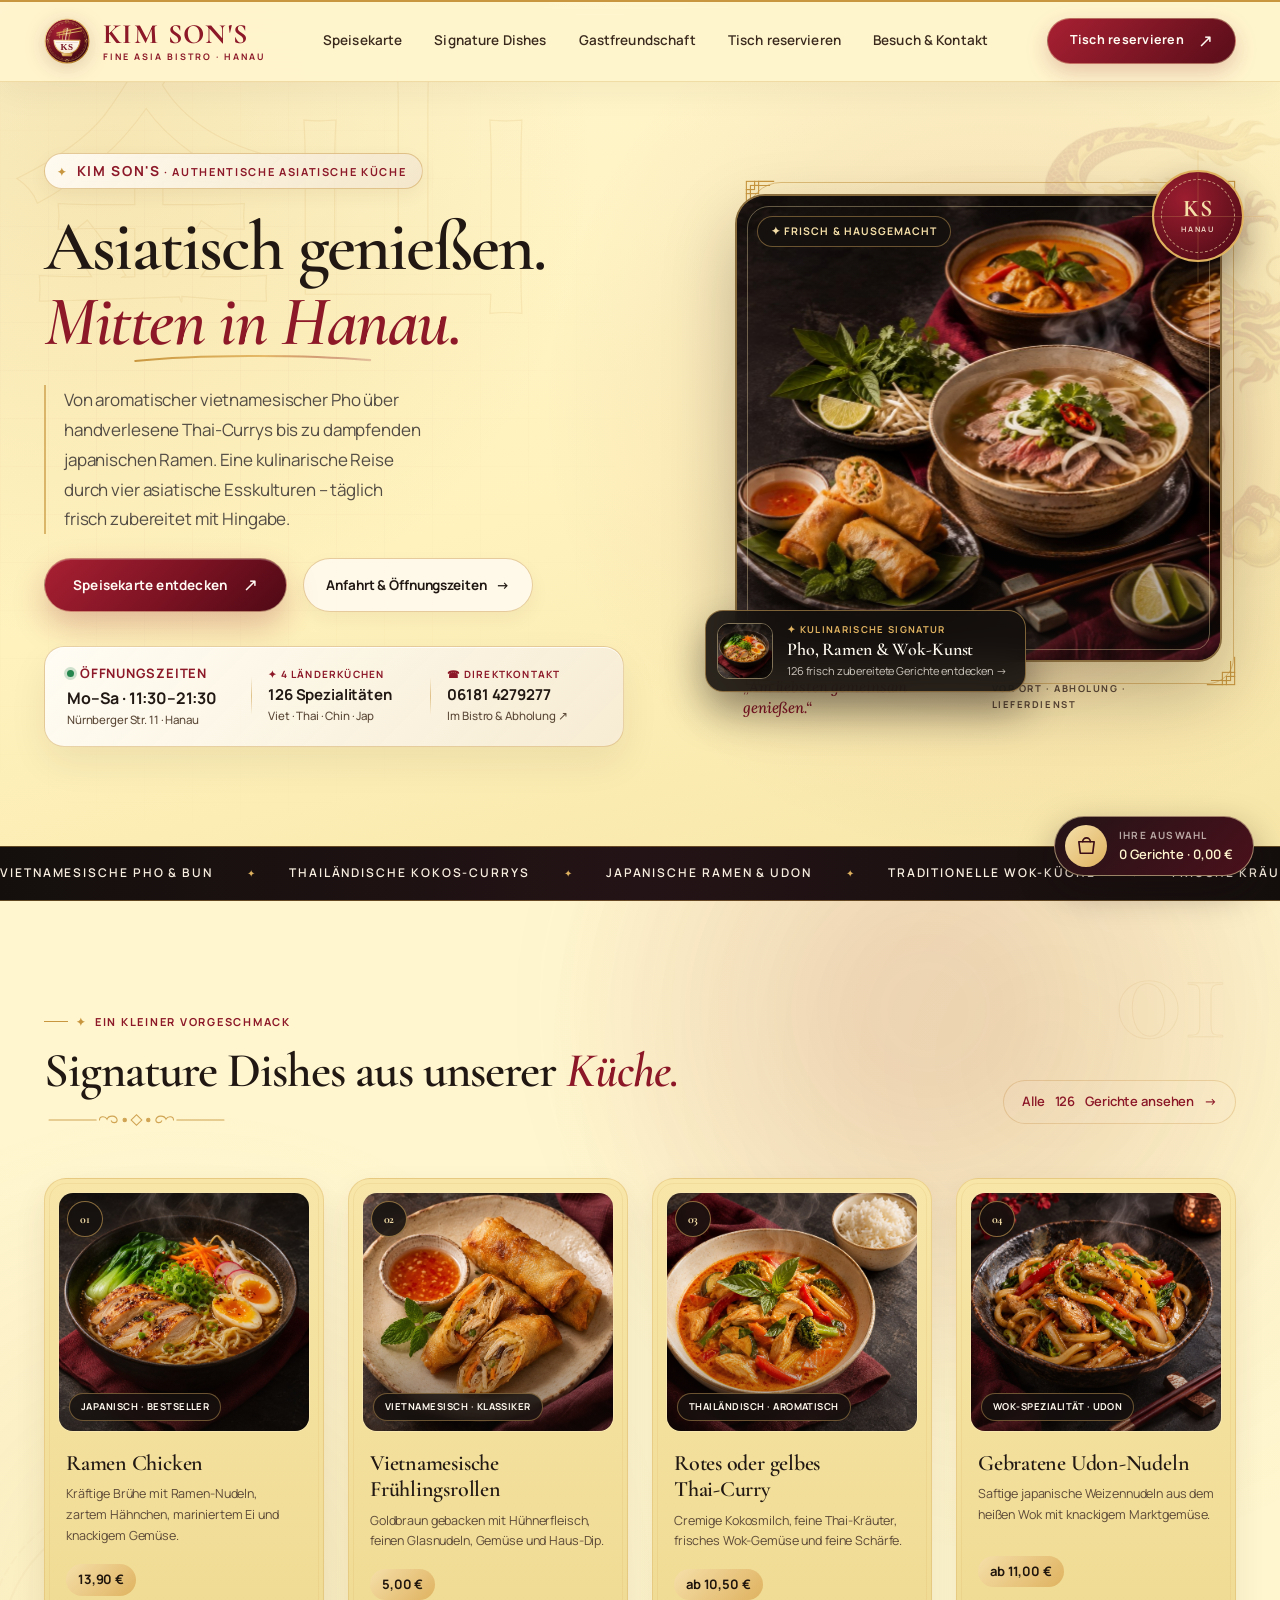
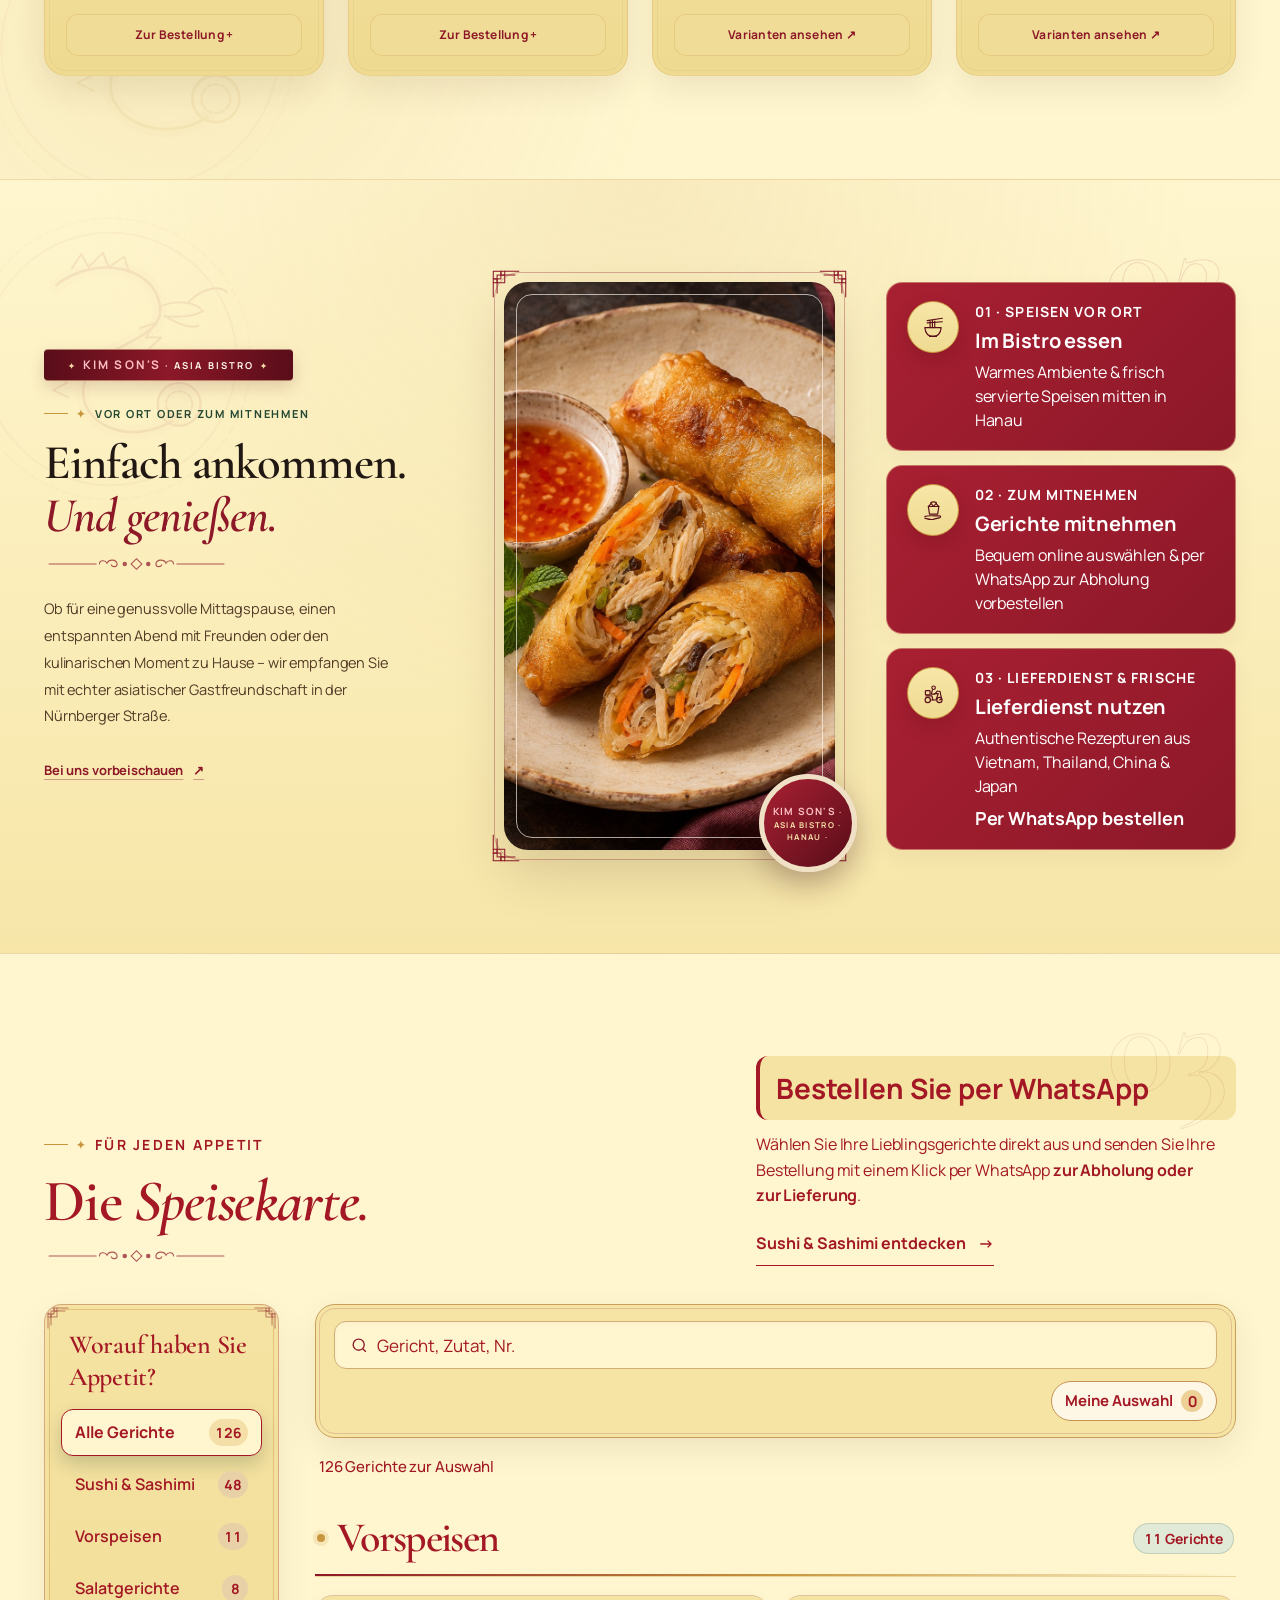
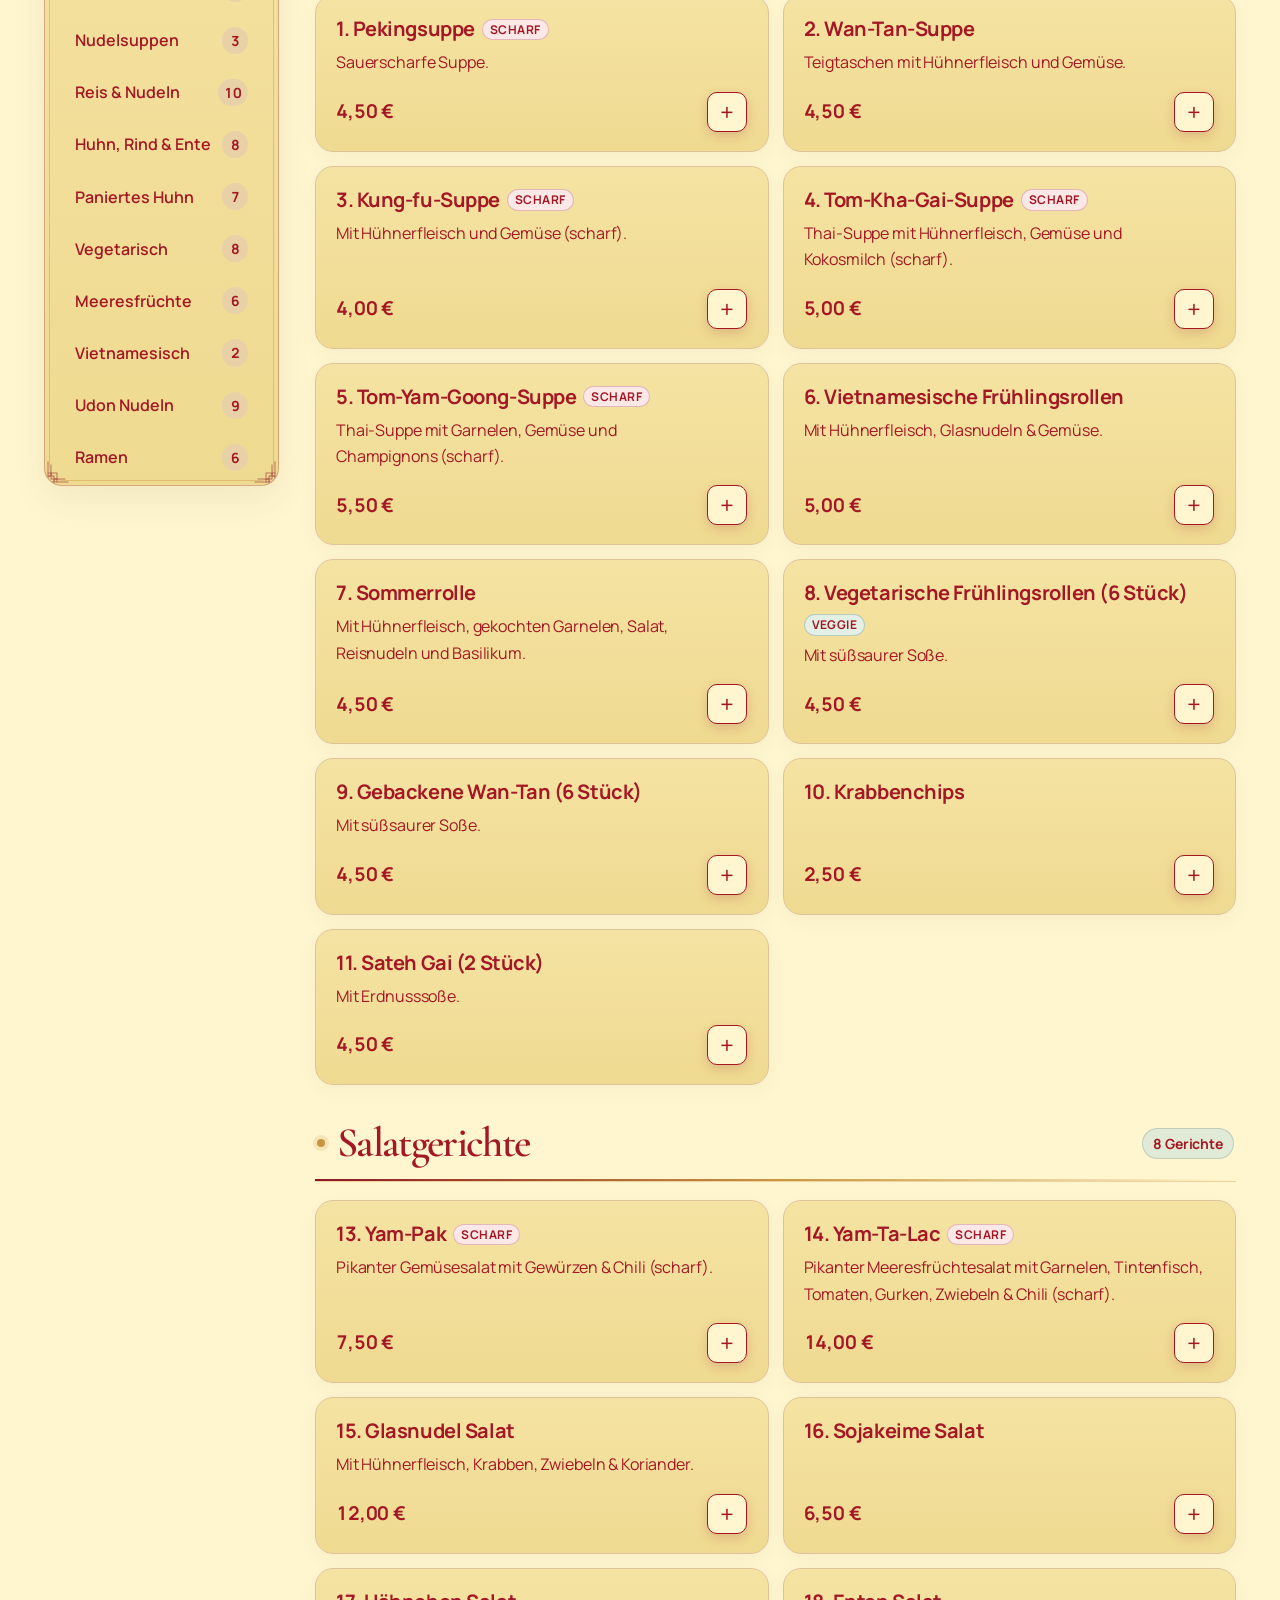
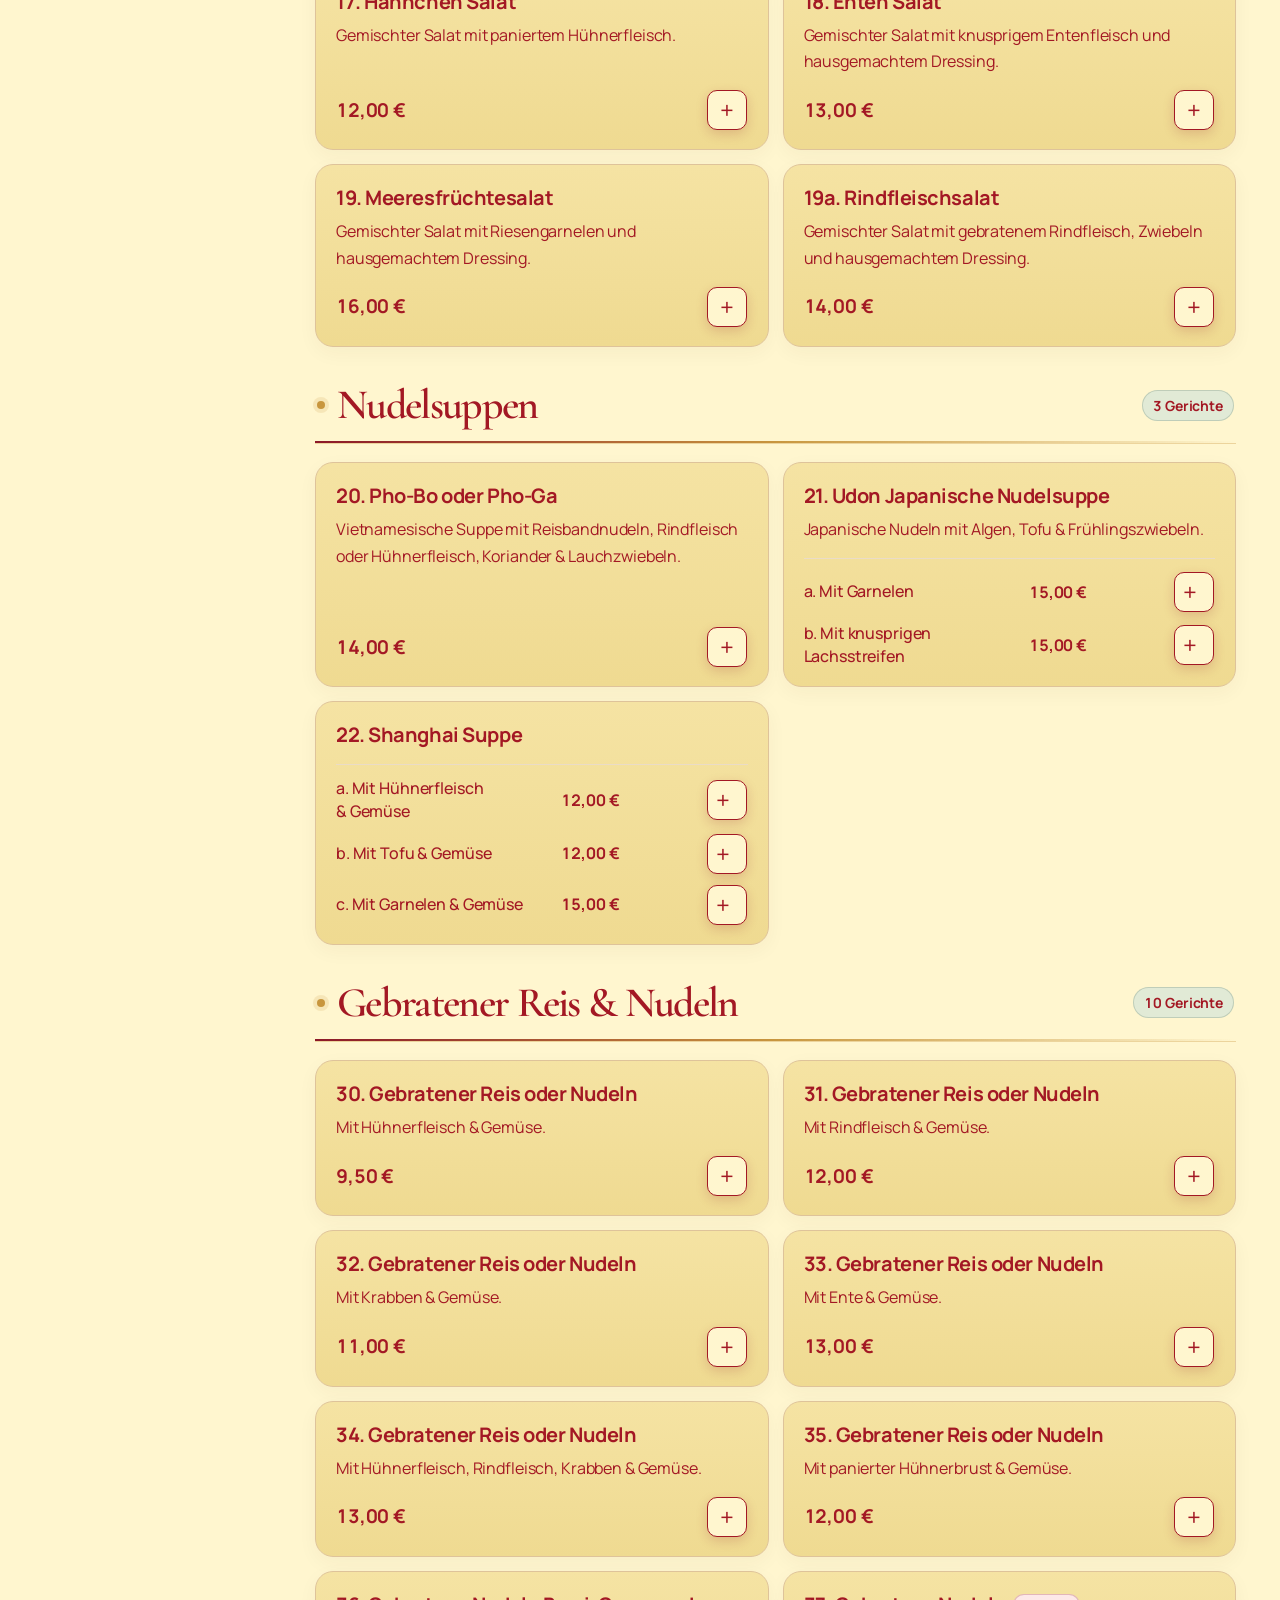
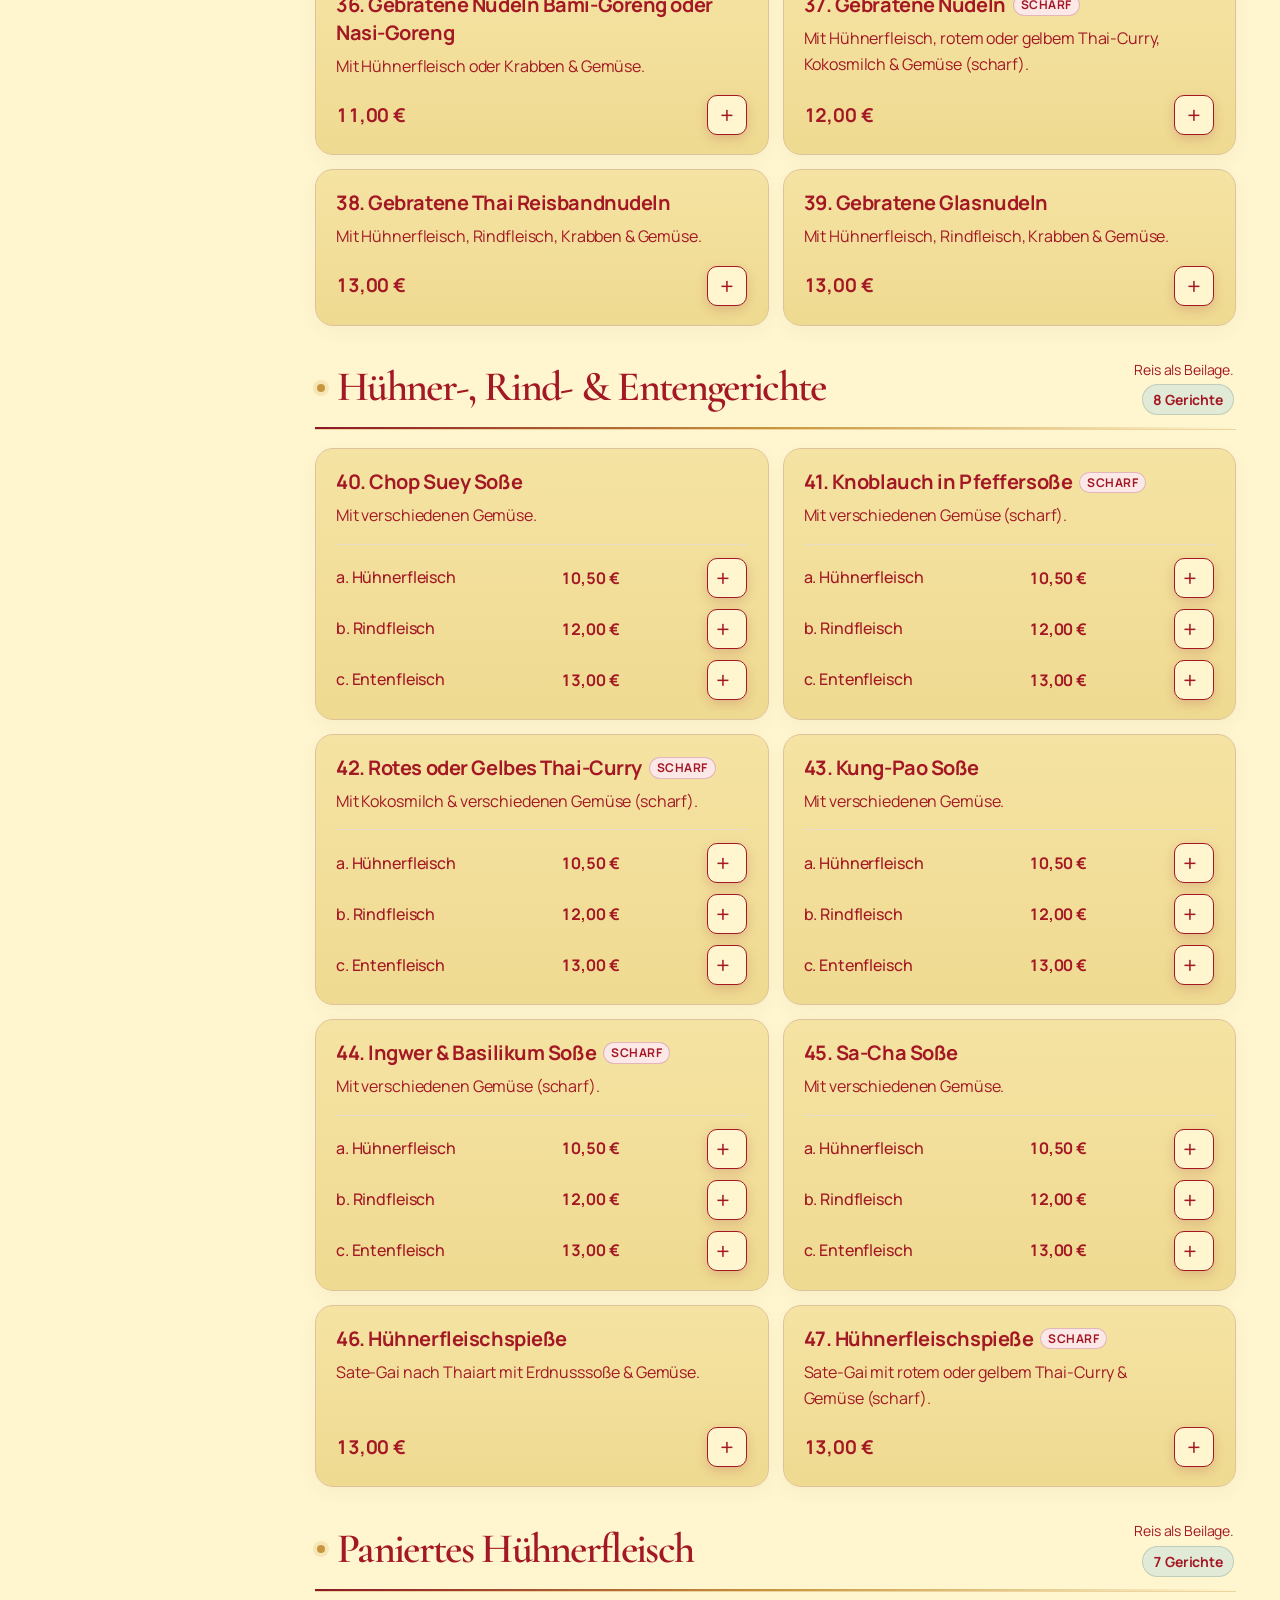
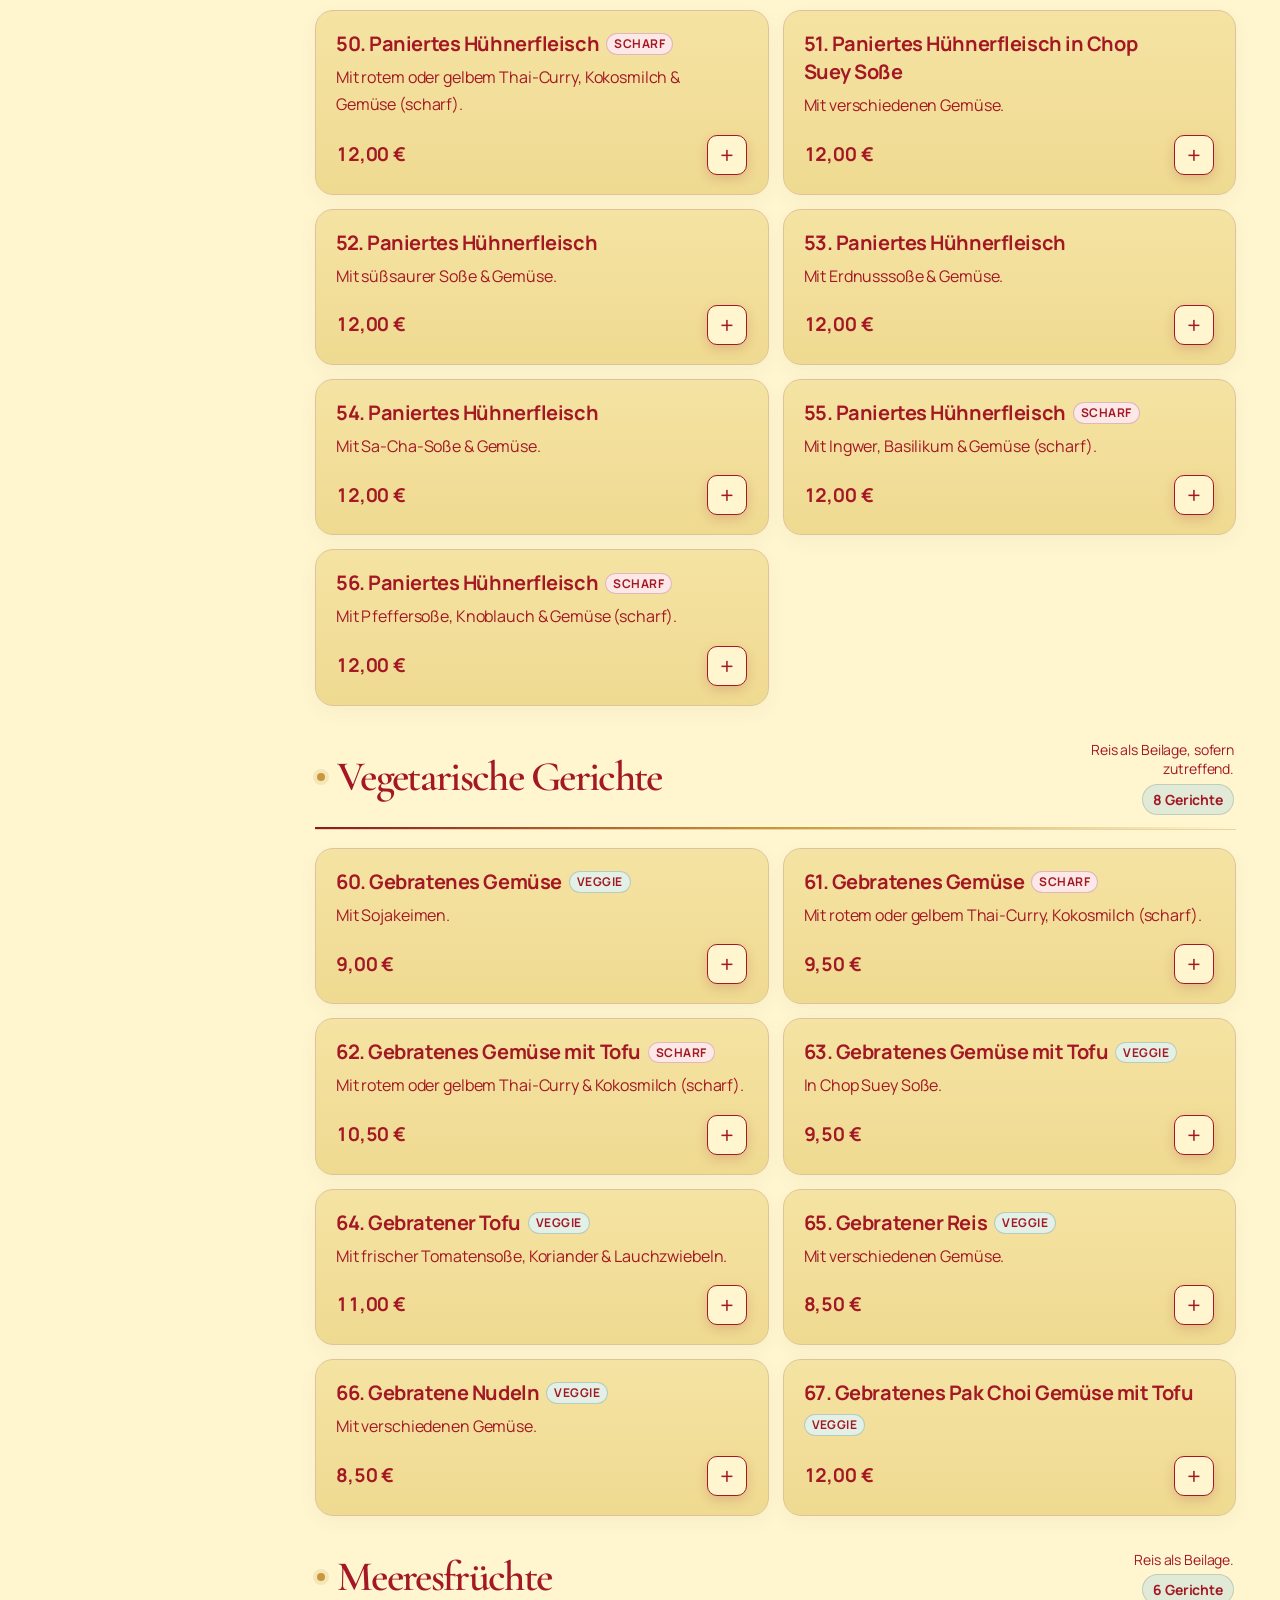
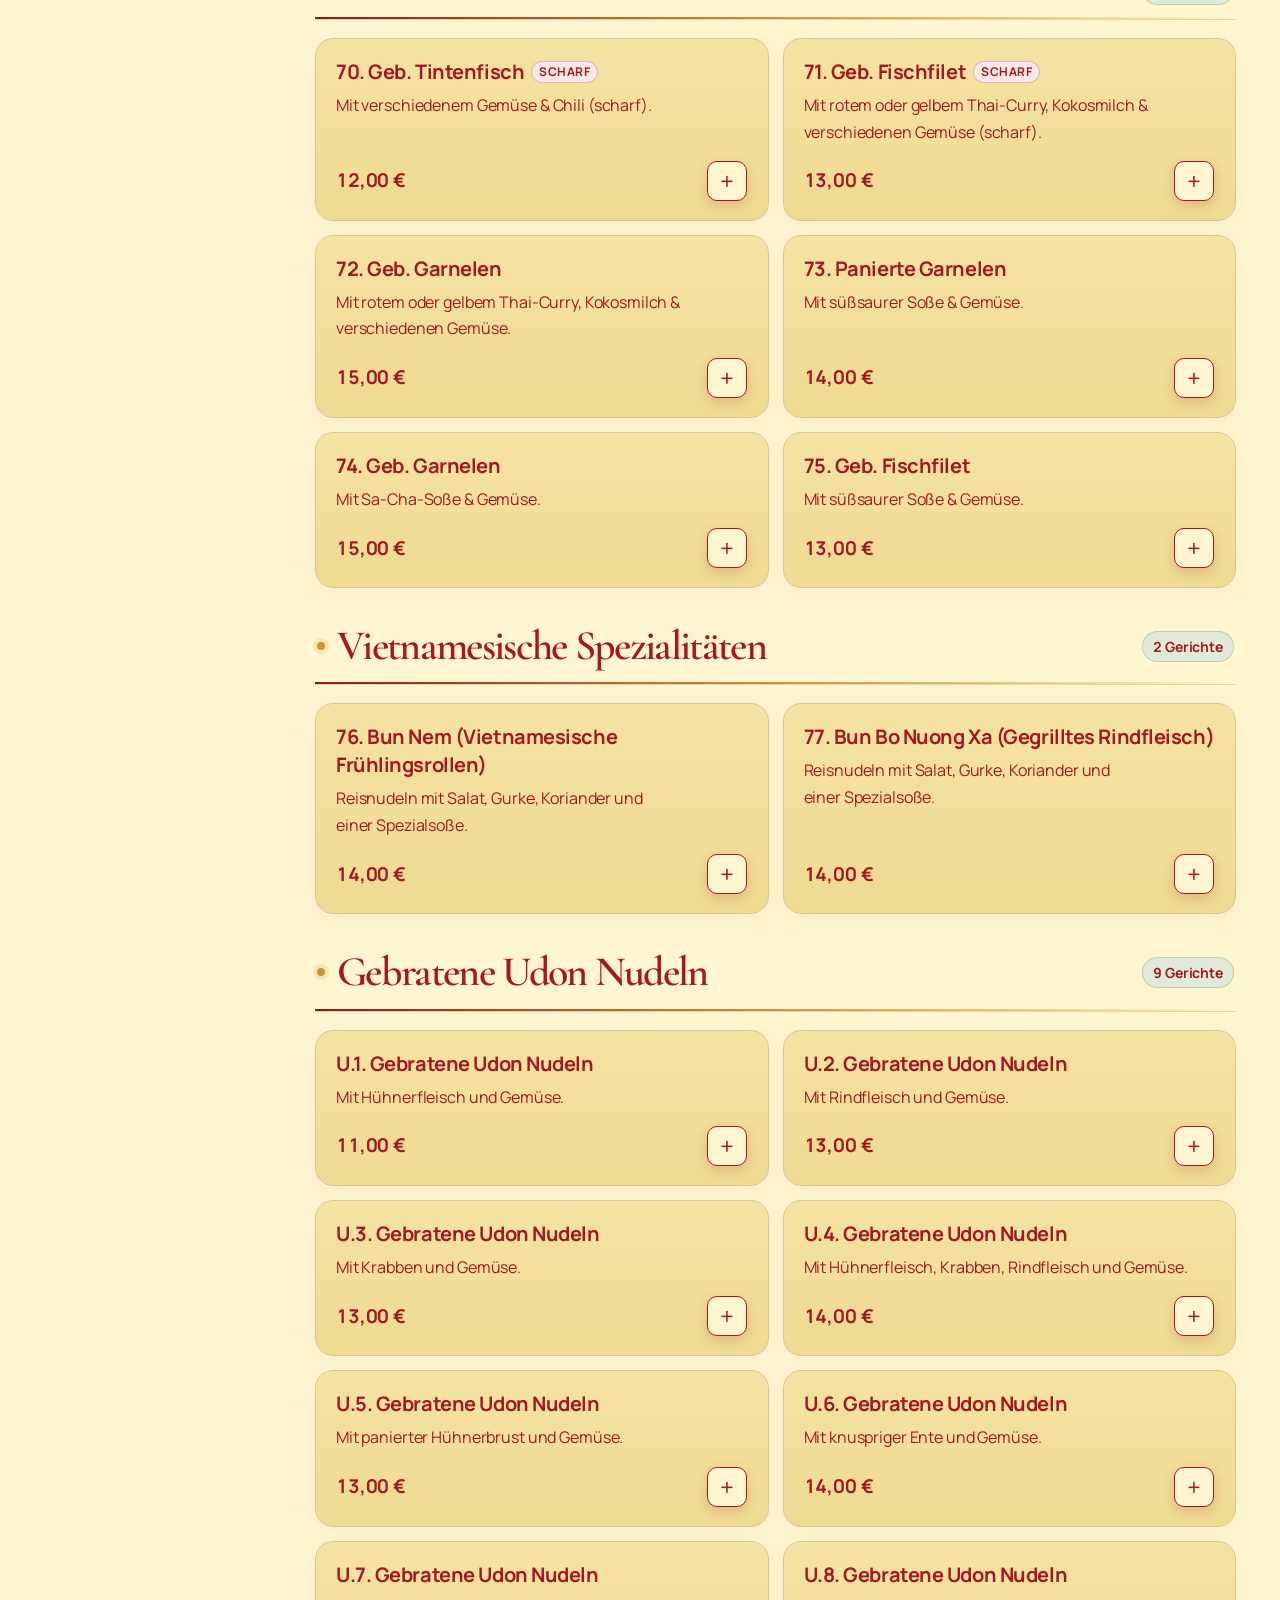
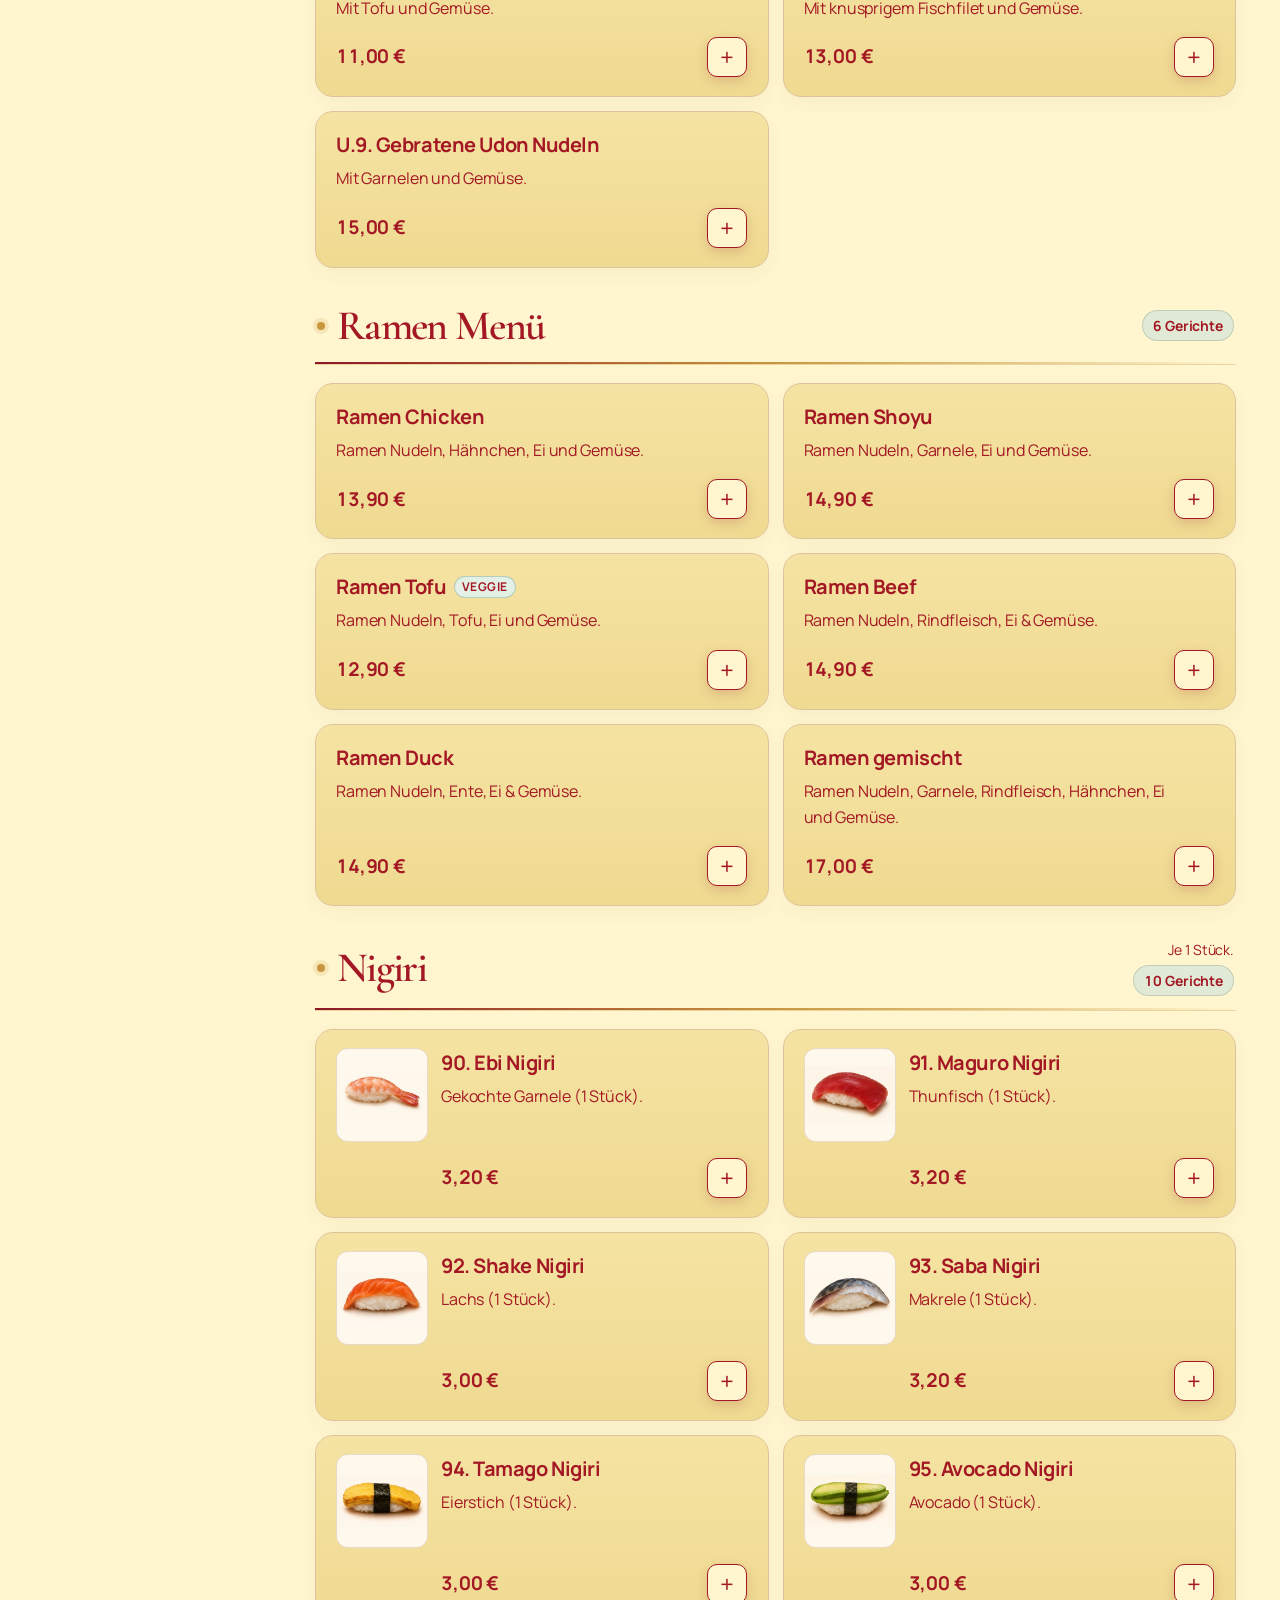
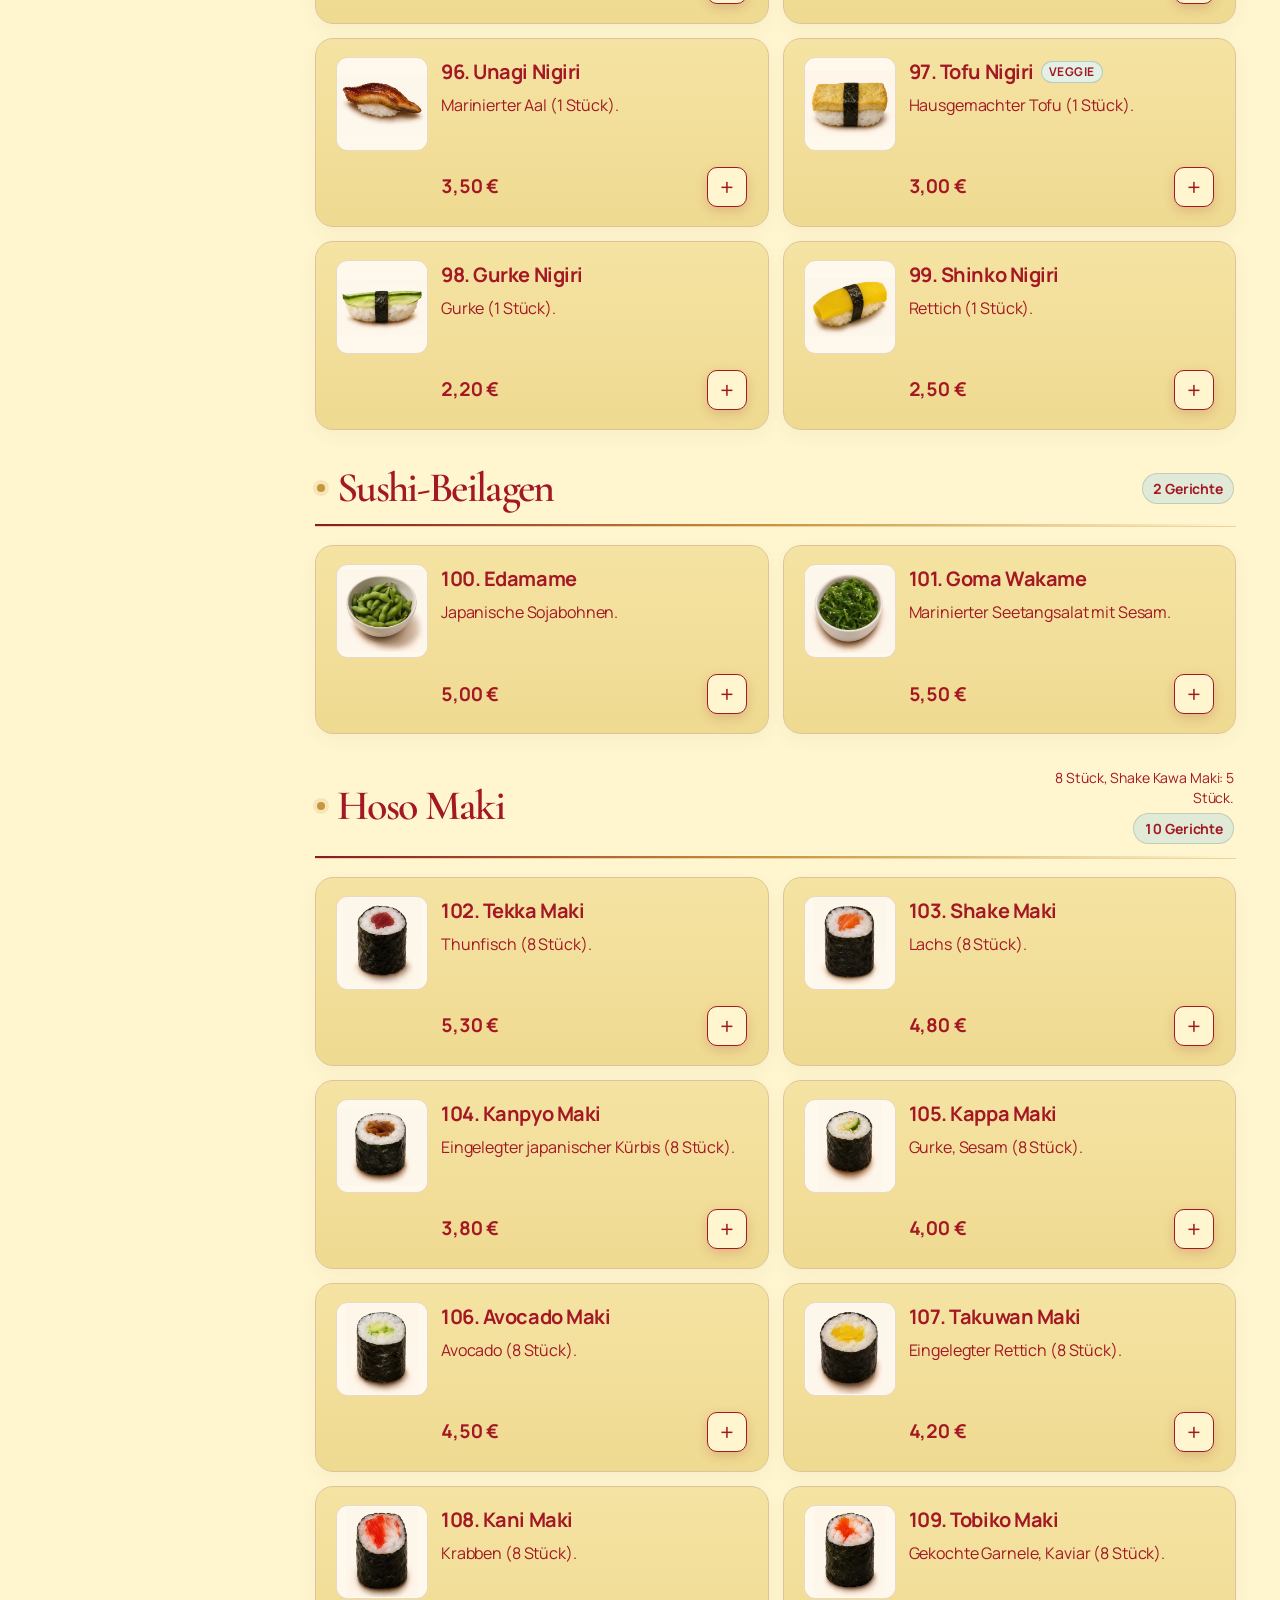
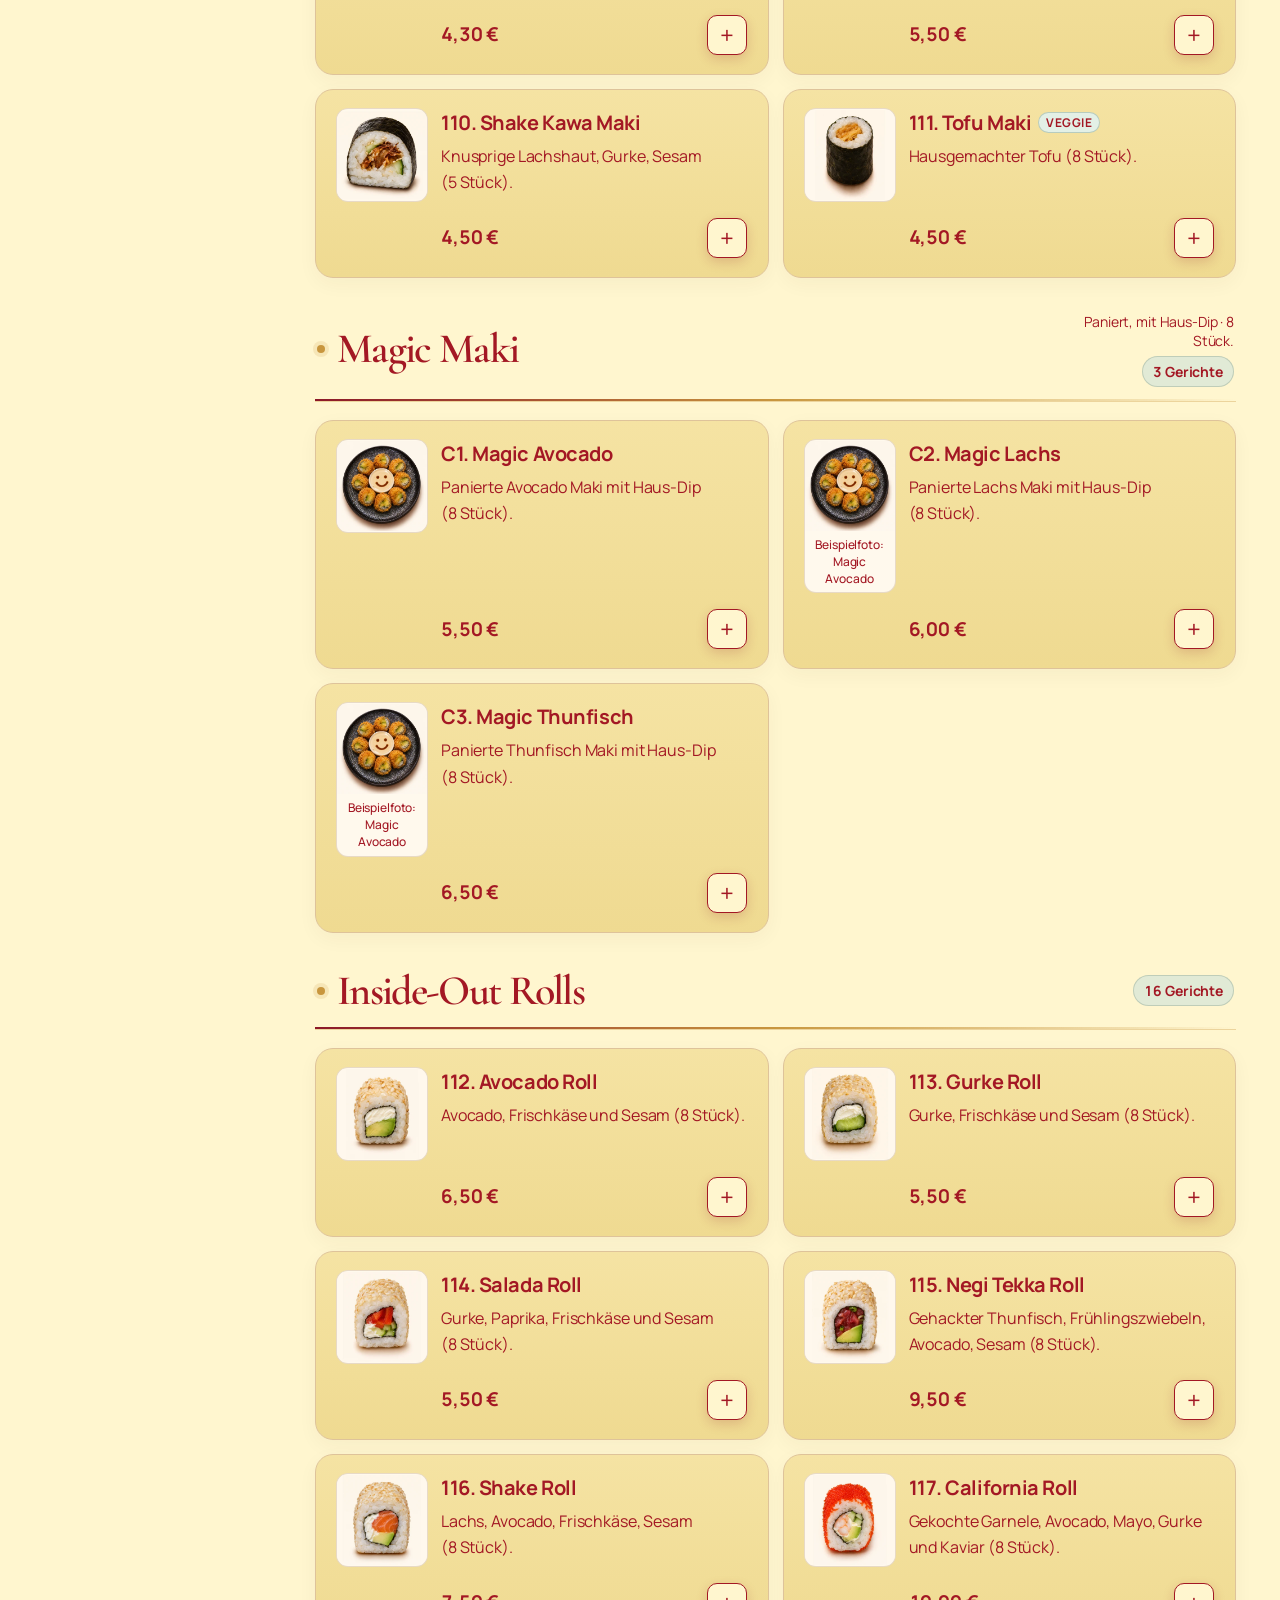
<file: index.html>
<!doctype html>
<html lang="de" data-type="place" data-radius="soft" data-buttons="rounded" data-motion>
<head>
  <meta charset="utf-8">
  <meta name="viewport" content="width=device-width, initial-scale=1, viewport-fit=cover">
  <meta name="theme-color" content="#fff6cf">
  <meta name="page-type" content="place">
  <meta name="site-kind" content="other">
  <meta name="page-kind" content="place">
  <title>Kim Son's Asia Bistro | Asiatische Küche in Hanau</title>
  <meta name="description" content="Entdecken Sie asiatische Spezialitäten bei Kim Son's Asia Bistro in Hanau. Sushi, Sashimi, vietnamesische Suppen, Thai-Currys, Ramen und vieles mehr.">
  <meta property="og:type" content="website">
  <meta property="og:locale" content="de_DE">
  <meta property="og:title" content="Kim Son's Asia Bistro | Asiatische Küche in Hanau">
  <meta property="og:description" content="Sushi, Sashimi, vietnamesische Suppen, Thai-Currys, Ramen und vieles mehr.">
  <meta property="og:image" content="assets/images/hero-asian-table.jpg">
  <link rel="icon" href="assets/icons/favicon.svg" type="image/svg+xml">
  <link rel="preconnect" href="https://fonts.googleapis.com">
  <link rel="preconnect" href="https://fonts.gstatic.com" crossorigin>
  <link href="https://fonts.googleapis.com/css2?family=Cormorant+Garamond:ital,wght@0,500;0,600;0,700;1,500;1,600&family=Lora:ital,wght@0,400;0,500;0,600;1,400;1,500&family=Manrope:wght@400;500;600;700&display=swap" rel="stylesheet">
  <link rel="stylesheet" href="css/style.css">
  <link rel="stylesheet" href="css/bistro.css">
  <link rel="stylesheet" href="css/menu.css">
  <script type="application/ld+json">
  {
    "@context": "https://schema.org",
    "@type": "Restaurant",
    "name": "Kim Son's Asia Bistro",
    "telephone": "+49 6181 4279277",
    "acceptsReservations": true,
    "servesCuisine": ["Vietnamesisch", "Thailändisch", "Chinesisch", "Japanisch"],
    "address": {
      "@type": "PostalAddress",
      "streetAddress": "Nürnberger Str. 11",
      "postalCode": "63450",
      "addressLocality": "Hanau",
      "addressCountry": "DE"
    },
    "sameAs": ["https://www.instagram.com/kim.sons.asia.bistro/"]
  }
  </script>
</head>
<body>
  <svg class="svg-sprites" aria-hidden="true" focusable="false" style="position:absolute;width:0;height:0;overflow:hidden">
    <defs>
      <!-- Authentic Oriental Lattice Corner Knot from Kim Son's physical menu -->
      <symbol id="oriental-knot" viewBox="0 0 44 44">
        <g fill="none" stroke="currentColor" stroke-width="1.6" stroke-linecap="square">
          <rect x="2" y="2" width="12" height="12"/>
          <rect x="8" y="8" width="12" height="12"/>
          <rect x="2" y="14" width="6" height="6"/>
          <rect x="14" y="2" width="6" height="6"/>
          <path d="M2 20 V42 M8 20 V36"/>
          <path d="M20 2 H42 M20 8 H36"/>
        </g>
      </symbol>

      <!-- Auspicious Cloud & Imperial Center Gem Divider -->
      <symbol id="auspicious-cloud" viewBox="0 0 220 22">
        <g fill="none" stroke="currentColor" stroke-width="1.3" stroke-linecap="round">
          <path d="M6 11 H62"/>
          <path d="M158 11 H214"/>
          <path d="M66 11 C66 6, 73 6, 75 10 C77 5, 86 5, 87 11 C87 15, 81 15, 80 12"/>
          <path d="M154 11 C154 6, 147 6, 145 10 C143 5, 134 5, 133 11 C133 15, 139 15, 140 12"/>
          <rect x="105.5" y="6.5" width="9" height="9" transform="rotate(45 110 11)"/>
          <circle cx="96" cy="11" r="2" fill="currentColor"/>
          <circle cx="124" cy="11" r="2" fill="currentColor"/>
        </g>
      </symbol>

      <!-- Imperial Dragon & Golden Pearl Crest (Inspired by Kim Son's Menu Cover) -->
      <symbol id="dragon-pearl-crest" viewBox="0 0 260 260">
        <g fill="none" stroke="currentColor" stroke-width="1.6" stroke-linecap="round" stroke-linejoin="round">
          <circle cx="130" cy="130" r="118" stroke-opacity="0.28" stroke-dasharray="6 4"/>
          <circle cx="130" cy="130" r="106" stroke-opacity="0.45"/>
          <!-- Sinuous Dragon Silhouette & Scales -->
          <path d="M85 68 C118 42, 168 52, 172 86 C176 118, 114 116, 108 152 C102 184, 146 204, 182 182" stroke-width="12" stroke-opacity="0.18"/>
          <path d="M85 68 C118 42, 168 52, 172 86 C176 118, 114 116, 108 152 C102 184, 146 204, 182 182" stroke-width="2.2"/>
          <!-- Dragon Dorsal Fins / Mane -->
          <path d="M98 54 L106 42 L112 53 L124 41 L129 53 L142 44 L146 57"/>
          <path d="M155 104 L168 100 L160 112 L173 112 L162 122"/>
          <path d="M96 138 L83 142 L94 150 L82 156 L95 162"/>
          <!-- Dragon Head & Whiskers -->
          <path d="M172 86 C186 80, 202 82, 208 90 C198 95, 186 95, 176 94 C188 101, 198 105, 204 102"/>
          <path d="M196 82 C208 70, 222 68, 228 74"/>
          <!-- Flaming Golden Pearl -->
          <circle cx="188" cy="168" r="18" fill="currentColor" fill-opacity="0.16" stroke-width="2"/>
          <circle cx="188" cy="168" r="11" stroke-dasharray="3 2"/>
          <path d="M188 143 C192 135, 184 131, 188 124 M199 147 C205 141, 201 136, 206 131"/>
        </g>
      </symbol>

      <!-- 3 Service Medallion Icons from Kim Son's Menu Cover -->
      <symbol id="icon-dine-in" viewBox="0 0 48 48">
        <g fill="none" stroke="currentColor" stroke-width="2" stroke-linecap="round" stroke-linejoin="round">
          <path d="M14 13 L40 9"/>
          <path d="M14 17 L40 15"/>
          <path d="M19 25 V14 M23 25 V13 M27 25 V14"/>
          <path d="M10 25 H38 C37 35, 31 40, 24 40 C17 40, 11 35, 10 25 Z"/>
          <path d="M18 40 H30"/>
        </g>
      </symbol>
      <symbol id="icon-takeaway" viewBox="0 0 48 48">
        <g fill="none" stroke="currentColor" stroke-width="2" stroke-linecap="round" stroke-linejoin="round">
          <path d="M16 18 L18 31 H32 L34 18 Z"/>
          <path d="M16 18 L21 13 L25 18 L29 13 L34 18"/>
          <path d="M20 13 C20 9, 30 9, 30 13"/>
          <path d="M10 35 C15 33, 21 34, 27 34 H35 C37 34, 38 36, 36 37 L24 40 C18 41, 14 39, 10 38"/>
        </g>
      </symbol>
      <symbol id="icon-delivery" viewBox="0 0 48 48">
        <g fill="none" stroke="currentColor" stroke-width="2" stroke-linecap="round" stroke-linejoin="round">
          <circle cx="15" cy="36" r="4.5"/>
          <circle cx="35" cy="36" r="4.5"/>
          <path d="M19.5 36 H29 L33 25 H27"/>
          <path d="M31 21 H36 L38 31 C39 33, 39 35, 35 36"/>
          <path d="M12 29 H22 L24 36"/>
          <rect x="11" y="20" width="8" height="7" rx="1"/>
          <circle cx="25" cy="15" r="3"/>
          <path d="M23 19 L21 26 H27 L31 21"/>
        </g>
      </symbol>
    </defs>
  </svg>
  <a class="skip-link" href="#main-content">Zum Inhalt springen</a>

  <div class="page-loader" aria-hidden="true">
    <div class="loader-emblem"><span>KS</span><i></i></div>
    <p><span class="restaurant-name">Kim Son's</span> Asia Bistro</p>
    <div class="loader-progress"><span></span></div>
    <small>Asiatische Vielfalt wird serviert</small>
  </div>
  <div class="pointer-orb" aria-hidden="true"><span></span></div>
  <div class="scroll-progress" aria-hidden="true"><span></span></div>

  <header class="site-header" data-header>
    <a class="brand" href="#startseite">
      <img src="assets/icons/logo-mark.svg" alt="" width="48" height="48">
      <span><strong class="restaurant-name">KIM SON'S</strong><small>FINE ASIA BISTRO · HANAU</small></span>
    </a>
    <nav class="desktop-nav" aria-label="Hauptnavigation">
      <a href="#speisekarte">Speisekarte</a>
      <a href="#spezialitaeten">Signature Dishes</a>
      <a href="#ueber-uns">Gastfreundschaft</a>
      <a href="#reservierung">Tisch reservieren</a>
      <a href="#kontakt">Besuch &amp; Kontakt</a>
    </nav>
    <a class="header-cta" href="#reservierung">Tisch reservieren <span aria-hidden="true">↗</span></a>
    <button class="menu-toggle" type="button" aria-label="Menü öffnen" aria-expanded="false" aria-controls="mobile-menu">
      <span></span><span></span><span></span>
    </button>
  </header>

  <div class="mobile-menu" id="mobile-menu" aria-hidden="true">
    <nav aria-label="Mobile Navigation">
      <a href="#speisekarte">Speisekarte</a>
      <a href="#spezialitaeten">Signature Dishes</a>
      <a href="#ueber-uns">Gastfreundschaft</a>
      <a href="#reservierung">Tisch reservieren</a>
      <a href="#kontakt">Besuch &amp; Kontakt</a>
    </nav>
    <a class="mobile-menu-cta" data-directions-link href="https://www.openstreetmap.org/search?query=N%C3%BCrnberger+Str.+11%2C+63450+Hanau" target="_blank" rel="noopener">Route planen ↗</a>
  </div>

  <main id="main-content">
    <section class="hero" id="startseite" aria-labelledby="hero-title">
      <div class="hero-ambient" aria-hidden="true"></div>
      <div class="hero-watermark" aria-hidden="true">金山</div>
      <img class="hero-dragon-art" src="assets/images/dragon-ornament.png" alt="" width="554" height="710" aria-hidden="true" fetchpriority="high">
      <div class="hero-content section-shell">
        <div class="hero-copy-col">
          <div class="hero-heading">
            <p class="eyebrow">
              <span class="eyebrow-gem" aria-hidden="true">✦</span>
              <span><span class="restaurant-name">Kim Son's</span> · Authentische Asiatische Küche</span>
            </p>
            <h1 id="hero-title">
              <span>Asiatisch genießen.</span>
              <span>
                <em>
                  Mitten in Hanau.
                  <svg class="hero-title-flourish" viewBox="0 0 280 14" fill="none" aria-hidden="true">
                    <path d="M3 10.5C72 3.2 195 2.5 277 9.5" stroke="url(#flourishGold)" stroke-width="2.5" stroke-linecap="round"/>
                    <defs>
                      <linearGradient id="flourishGold" x1="0" y1="0" x2="280" y2="0" gradientUnits="userSpaceOnUse">
                        <stop offset="0%" stop-color="#c8963e"/>
                        <stop offset="55%" stop-color="#e5b968"/>
                        <stop offset="100%" stop-color="#8c1828" stop-opacity="0.2"/>
                      </linearGradient>
                    </defs>
                  </svg>
                </em>
              </span>
            </h1>
          </div>
          <div class="hero-details">
            <p class="hero-lead">Von aromatischer vietnamesischer Pho über handverlesene Thai-Currys bis zu dampfenden japanischen Ramen. Eine kulinarische Reise durch vier asiatische Esskulturen – täglich frisch zubereitet mit Hingabe.</p>
            <div class="hero-actions">
              <a class="button button-primary" href="#speisekarte">Speisekarte entdecken <span aria-hidden="true">↗</span></a>
              <a class="hero-visit-link" href="#kontakt">Anfahrt &amp; Öffnungszeiten <span aria-hidden="true">→</span></a>
            </div>

            <div class="hero-concierge" aria-label="Wichtige Informationen auf einen Blick">
              <div class="hero-concierge-item">
                <span class="hero-concierge-label"><i class="availability-dot" aria-hidden="true"></i> Öffnungszeiten</span>
                <strong>Mo–Sa · 11:30–21:30</strong>
                <small>Nürnberger Str. 11 · Hanau</small>
              </div>
              <div class="hero-concierge-divider" aria-hidden="true"></div>
              <div class="hero-concierge-item">
                <span class="hero-concierge-label">✦ 4 Länderküchen</span>
                <strong><span data-menu-total>126</span> Spezialitäten</strong>
                <small>Viet · Thai · Chin · Jap</small>
              </div>
              <div class="hero-concierge-divider" aria-hidden="true"></div>
              <a class="hero-concierge-item hero-concierge-link" href="tel:+4961814279277">
                <span class="hero-concierge-label">☎ Direktkontakt</span>
                <strong>06181 4279277</strong>
                <small>Im Bistro &amp; Abholung ↗</small>
              </a>
            </div>
          </div>
        </div>

        <div class="hero-stage">
          <div class="hero-stage-glow" aria-hidden="true"></div>
          <div class="hero-frame-ornament" aria-hidden="true">
            <svg class="oriental-knot knot-tl"><use href="#oriental-knot"/></svg>
            <svg class="oriental-knot knot-tr"><use href="#oriental-knot"/></svg>
            <svg class="oriental-knot knot-bl"><use href="#oriental-knot"/></svg>
            <svg class="oriental-knot knot-br"><use href="#oriental-knot"/></svg>
          </div>
          <div class="hero-photo">
            <span class="hero-photo-tag" aria-hidden="true">✦ Frisch &amp; Hausgemacht</span>
            <img data-config-image="hero" src="assets/images/hero-asian-table.jpg" alt="Vielfältige asiatische Spezialitäten auf einem gedeckten Tisch bei Kim Son's" width="1600" height="900" fetchpriority="high">
            <div class="hero-photo-shade" aria-hidden="true"></div>
          </div>
          <div class="hero-orbit" aria-hidden="true">
            <i></i><i></i>
            <span>KS</span>
            <small>HANAU</small>
          </div>
          <a class="hero-floating-card" href="#speisekarte" aria-label="Signature Gerichte in der Speisekarte entdecken">
            <img src="assets/images/ramen-chicken.jpg" alt="" width="64" height="64">
            <div class="hero-floating-copy">
              <span class="hero-floating-tag">✦ Kulinarische Signatur</span>
              <strong>Pho, Ramen &amp; Wok-Kunst</strong>
              <small><span data-menu-total>126</span> frisch zubereitete Gerichte entdecken →</small>
            </div>
          </a>
          <div class="hero-caption">
            <span>„Am liebsten gemeinsam genießen.“</span>
            <small>VOR ORT · ABHOLUNG · LIEFERDIENST</small>
          </div>
        </div>
      </div>
    </section>

    <div class="flavor-marquee" aria-hidden="true">
      <div>
        <span>VIETNAMESISCHE PHO &amp; BUN</span><i>✦</i>
        <span>THAILÄNDISCHE KOKOS-CURRYS</span><i>✦</i>
        <span>JAPANISCHE RAMEN &amp; UDON</span><i>✦</i>
        <span>TRADITIONELLE WOK-KÜCHE</span><i>✦</i>
        <span>FRISCHE KRÄUTER &amp; GEWÜRZE</span><i>✦</i>
        <span>VIETNAMESISCHE PHO &amp; BUN</span><i>✦</i>
        <span>THAILÄNDISCHE KOKOS-CURRYS</span><i>✦</i>
        <span>JAPANISCHE RAMEN &amp; UDON</span><i>✦</i>
        <span>TRADITIONELLE WOK-KÜCHE</span><i>✦</i>
        <span>FRISCHE KRÄUTER &amp; GEWÜRZE</span><i>✦</i>
      </div>
    </div>

    <section class="specialties section-pad" id="spezialitaeten" aria-labelledby="specialties-title">
      <span class="section-index" aria-hidden="true">01</span>
      <svg class="section-dragon-watermark" aria-hidden="true"><use href="#dragon-pearl-crest"/></svg>
      <div class="ink-wash" aria-hidden="true"></div>
      <div class="section-shell">
        <div class="section-heading">
          <div>
            <p class="eyebrow"><span class="eyebrow-gem" aria-hidden="true">✦</span> Ein kleiner Vorgeschmack</p>
            <h2 id="specialties-title">Signature Dishes aus unserer <em>Küche.</em></h2>
            <svg class="section-cloud-ornament" aria-hidden="true"><use href="#auspicious-cloud"/></svg>
          </div>
          <a class="text-link" href="#speisekarte">Alle <span data-menu-total>126</span> Gerichte ansehen <span aria-hidden="true">→</span></a>
        </div>
        <div class="specialty-grid">
          <article class="food-card">
            <div class="food-image">
              <span class="food-cuisine-badge">Japanisch · Bestseller</span>
              <img data-config-image="ramen" src="assets/images/ramen-chicken.jpg" alt="Ramen mit Hähnchen, Ei und Gemüse" width="1200" height="1200" loading="lazy">
            </div>
            <div class="food-card-body">
              <div>
                <h3>Ramen Chicken</h3>
                <p>Kräftige Brühe mit Ramen-Nudeln, zartem Hähnchen, mariniertem Ei und knackigem Gemüse.</p>
              </div>
              <strong>13,90 €</strong>
            </div>
          </article>
          <article class="food-card">
            <div class="food-image">
              <span class="food-cuisine-badge">Vietnamesisch · Klassiker</span>
              <img data-config-image="springRolls" src="assets/images/fruehlingsrollen.jpg" alt="Vietnamesische Frühlingsrollen mit Dip" width="1200" height="1200" loading="lazy">
            </div>
            <div class="food-card-body">
              <div>
                <h3>Vietnamesische Frühlingsrollen</h3>
                <p>Goldbraun gebacken mit Hühnerfleisch, feinen Glasnudeln, Gemüse und Haus-Dip.</p>
              </div>
              <strong>5,00 €</strong>
            </div>
          </article>
          <article class="food-card">
            <div class="food-image">
              <span class="food-cuisine-badge">Thailändisch · Aromatisch</span>
              <img data-config-image="curry" src="assets/images/thai-curry.jpg" alt="Rotes Thai-Curry mit Gemüse" width="1200" height="1200" loading="lazy">
            </div>
            <div class="food-card-body">
              <div>
                <h3>Rotes oder gelbes Thai-Curry</h3>
                <p>Cremige Kokosmilch, feine Thai-Kräuter, frisches Wok-Gemüse und feine Schärfe.</p>
              </div>
              <strong>ab 10,50 €</strong>
            </div>
          </article>
          <article class="food-card">
            <div class="food-image">
              <span class="food-cuisine-badge">Wok-Spezialität · Udon</span>
              <img data-config-image="udon" src="assets/images/udon.jpg" alt="Gebratene Udon-Nudeln mit Gemüse" width="1200" height="1200" loading="lazy">
            </div>
            <div class="food-card-body">
              <div>
                <h3>Gebratene Udon-Nudeln</h3>
                <p>Saftige japanische Weizennudeln aus dem heißen Wok mit knackigem Marktgemüse.</p>
              </div>
              <strong>ab 11,00 €</strong>
            </div>
          </article>
        </div>
      </div>
    </section>

    <section class="about section-pad paper-texture" id="ueber-uns" aria-labelledby="about-title">
      <span class="section-index" aria-hidden="true">02</span>
      <svg class="about-dragon-watermark" aria-hidden="true"><use href="#dragon-pearl-crest"/></svg>
      <div class="section-shell about-grid">
        <div class="about-copy">
          <div class="imperial-ribbon" aria-hidden="true"><span><span class="restaurant-name">KIM SON'S</span> · ASIA BISTRO</span></div>
          <p class="eyebrow dark"><span class="eyebrow-gem" aria-hidden="true">✦</span> Vor Ort oder zum Mitnehmen</p>
          <h2 id="about-title">Einfach ankommen.<br><em>Und genießen.</em></h2>
          <svg class="section-cloud-ornament cloud-dark" aria-hidden="true"><use href="#auspicious-cloud"/></svg>
          <p class="about-description">Ob für eine genussvolle Mittagspause, einen entspannten Abend mit Freunden oder den kulinarischen Moment zu Hause – wir empfangen Sie mit echter asiatischer Gastfreundschaft in der Nürnberger Straße.</p>
          <a class="text-link" href="#kontakt">Bei uns vorbeischauen <span aria-hidden="true">↗</span></a>
        </div>
        <div class="about-media" data-parallax>
          <div class="about-knot-frame" aria-hidden="true">
            <svg class="oriental-knot knot-tl"><use href="#oriental-knot"/></svg>
            <svg class="oriental-knot knot-tr"><use href="#oriental-knot"/></svg>
            <svg class="oriental-knot knot-bl"><use href="#oriental-knot"/></svg>
            <svg class="oriental-knot knot-br"><use href="#oriental-knot"/></svg>
          </div>
          <img data-config-image="springRolls" src="assets/images/fruehlingsrollen.jpg" alt="Vietnamesische Frühlingsrollen" width="1200" height="1200" loading="lazy">
          <span class="rotating-seal" aria-hidden="true"><span><span class="restaurant-name">KIM SON'S</span> · ASIA BISTRO · HANAU ·</span></span>
        </div>
        <ul class="feature-list">
          <li>
            <span class="service-medallion" aria-hidden="true">
              <svg><use href="#icon-dine-in"/></svg>
            </span>
            <div>
              <small class="service-index">01 · Speisen vor Ort</small>
              <strong>Im Bistro essen</strong>
              <small>Warmes Ambiente &amp; frisch servierte Speisen mitten in Hanau</small>
            </div>
          </li>
          <li>
            <span class="service-medallion" aria-hidden="true">
              <svg><use href="#icon-takeaway"/></svg>
            </span>
            <div>
              <small class="service-index">02 · Zum Mitnehmen</small>
              <strong>Gerichte mitnehmen</strong>
              <small>Bequem online auswählen &amp; per WhatsApp zur Abholung vorbestellen</small>
            </div>
          </li>
          <li>
            <span class="service-medallion" aria-hidden="true">
              <svg><use href="#icon-delivery"/></svg>
            </span>
            <div>
              <small class="service-index">03 · Lieferdienst &amp; Frische</small>
              <strong>Lieferdienst nutzen</strong>
              <small>Authentische Rezepturen aus Vietnam, Thailand, China &amp; Japan</small>
              <p class="service-order-note">Per WhatsApp bestellen</p>
            </div>
          </li>
        </ul>
      </div>
    </section>

    <section class="menu-section section-pad paper-texture" id="speisekarte" aria-labelledby="menu-title">
      <span class="section-index" aria-hidden="true">03</span>
      <div class="section-shell">
        <div class="menu-intro">
          <div>
            <p class="eyebrow dark"><span class="eyebrow-gem" aria-hidden="true">✦</span> Für jeden Appetit</p>
            <h2 id="menu-title">Die <em>Speisekarte.</em></h2>
            <svg class="section-cloud-ornament cloud-dark" aria-hidden="true"><use href="#auspicious-cloud"/></svg>
          </div>
          <div class="menu-intro-copy">
            <p class="menu-order-notice">Bestellen Sie per WhatsApp</p>
            <p>Wählen Sie Ihre Lieblingsgerichte direkt aus und senden Sie Ihre Bestellung mit einem Klick per WhatsApp <strong>zur Abholung oder zur Lieferung</strong>.</p>
            <button class="menu-sushi-link" type="button" data-menu-category="sushi">Sushi &amp; Sashimi entdecken <span aria-hidden="true">→</span></button>
          </div>
        </div>
        <div class="menu-layout">
          <aside class="menu-sidebar" aria-label="Speisekategorien">
            <div class="sidebar-knot-corners" aria-hidden="true">
              <svg class="oriental-knot knot-tl"><use href="#oriental-knot"/></svg>
              <svg class="oriental-knot knot-tr"><use href="#oriental-knot"/></svg>
              <svg class="oriental-knot knot-bl"><use href="#oriental-knot"/></svg>
              <svg class="oriental-knot knot-br"><use href="#oriental-knot"/></svg>
            </div>
            <p class="menu-sidebar-title">Worauf haben Sie Appetit?</p>
            <nav class="filter-buttons" id="menu-filters" aria-label="Kategorie auswählen"></nav>
            <p class="menu-sidebar-note">✦ Frisch auf Bestellung zubereitet.<br>Zum Mitnehmen &amp; vor Ort genießen.</p>
          </aside>
          <div class="menu-catalog">
            <div class="menu-toolbar" id="menu-toolbar">
              <div class="mobile-category-select">
                <label for="menu-category-select">Kategorie</label>
                <select id="menu-category-select"></select>
              </div>
              <div class="search-wrap">
                <svg viewBox="0 0 24 24" aria-hidden="true"><circle cx="11" cy="11" r="7"></circle><path d="m20 20-4-4"></path></svg>
                <label class="sr-only" for="menu-search">Gericht, Zutat oder Nummer suchen</label>
                <input id="menu-search" type="search" placeholder="Gericht, Zutat, Nr." autocomplete="off" aria-controls="menu-list">
                <button class="menu-search-clear" id="menu-search-clear" type="button" aria-label="Suche löschen" hidden>×</button>
              </div>
              <div class="menu-tools-bottom">
                <button class="selection-filter" id="menu-selection-filter" type="button" aria-pressed="false">Meine Auswahl <span data-selection-count>0</span></button>
              </div>
            </div>
            <div class="menu-meta"><p id="menu-result-count" aria-live="polite"></p><button type="button" id="clear-menu-filter">Alle anzeigen</button></div>
            <div id="menu-list" class="menu-list"></div>
            <p id="menu-feedback" class="sr-only" role="status"></p>
            <div id="menu-empty" class="menu-empty" hidden>
              <span aria-hidden="true">?</span><h3>Kein Gericht gefunden</h3><p>Versuchen Sie einen anderen Suchbegriff oder zeigen Sie alle Kategorien an.</p><button class="button button-dark" type="button">Alle anzeigen</button>
            </div>
            <p class="menu-footnote">Hinweise zu Allergenen und Zusatzstoffen werden ergänzt, sobald die bestätigten Angaben vorliegen. Bitte fragen Sie bei Bedarf unser Team vor Ort.</p>
          </div>
        </div>
      </div>
    </section>

    <section class="reservation section-pad paper-texture" id="reservierung" aria-labelledby="reservation-title">
      <span class="section-index" aria-hidden="true">04</span>
      <img class="reservation-dragon-art" src="assets/images/dragon-ornament.png" alt="" width="554" height="710" aria-hidden="true" loading="lazy">
      <div class="section-shell reservation-grid">
        <div class="reservation-copy">
          <p class="eyebrow dark"><span class="eyebrow-gem" aria-hidden="true">✦</span> <span>Ihr Platz bei <span class="restaurant-name">Kim Son's</span></span></p>
          <h2 id="reservation-title">Gemeinsam genießen.<br><em>Tisch reservieren.</em></h2>
          <svg class="section-cloud-ornament cloud-dark" aria-hidden="true"><use href="#auspicious-cloud"/></svg>
          <p class="reservation-lead">Senden Sie uns Ihre Reservierungsanfrage bequem per WhatsApp. Wir prüfen die Verfügbarkeit und bestätigen Ihren Tisch persönlich.</p>

          <div class="reservation-details" aria-label="Hinweise zur Reservierung">
            <div>
              <span aria-hidden="true">01</span>
              <p><strong>Wunschtermin wählen</strong><small>Montag bis Samstag · 11:30–21:30 Uhr</small></p>
            </div>
            <div>
              <span aria-hidden="true">02</span>
              <p><strong>Anfrage absenden</strong><small>WhatsApp öffnet eine fertig formulierte Nachricht</small></p>
            </div>
            <div>
              <span aria-hidden="true">03</span>
              <p><strong>Bestätigung erhalten</strong><small>Der Tisch ist nach unserer Rückmeldung reserviert</small></p>
            </div>
          </div>

          <p class="reservation-phone">Kurzfristig oder mehr als 12 Personen? <a href="tel:+4961814279277">Rufen Sie uns an: 06181 4279277</a></p>
        </div>

        <div class="reservation-card">
          <div class="reservation-card-head">
            <span>✦ Reservierungsanfrage</span>
            <p>Bitte füllen Sie alle Pflichtfelder aus.</p>
          </div>
          <form class="reservation-form" id="reservation-form">
            <div class="reservation-field reservation-field--wide">
              <label for="reservation-name">Name <span aria-hidden="true">*</span></label>
              <input id="reservation-name" name="name" type="text" autocomplete="name" placeholder="Ihr Vor- und Nachname" required maxlength="80">
            </div>
            <div class="reservation-field reservation-field--wide">
              <label for="reservation-phone">Telefonnummer <span aria-hidden="true">*</span></label>
              <input id="reservation-phone" name="phone" type="tel" autocomplete="tel" inputmode="tel" placeholder="z. B. 0176 12345678" required maxlength="30">
            </div>
            <div class="reservation-field">
              <label for="reservation-date">Datum <span aria-hidden="true">*</span></label>
              <input id="reservation-date" name="date" type="date" aria-describedby="reservation-date-hint" required>
              <small class="reservation-field-hint" id="reservation-date-hint">Sonntag ist Ruhetag.</small>
            </div>
            <div class="reservation-field">
              <label for="reservation-time">Uhrzeit <span aria-hidden="true">*</span></label>
              <select id="reservation-time" name="time" required>
                <option value="">Bitte wählen</option>
                <option>11:30</option><option>12:00</option><option>12:30</option><option>13:00</option>
                <option>13:30</option><option>14:00</option><option>14:30</option><option>15:00</option>
                <option>15:30</option><option>16:00</option><option>16:30</option><option>17:00</option>
                <option>17:30</option><option>18:00</option><option>18:30</option><option>19:00</option>
                <option>19:30</option><option>20:00</option><option>20:30</option>
                <option>21:00</option><option>21:30</option>
              </select>
            </div>
            <div class="reservation-field">
              <label for="reservation-guests">Personen <span aria-hidden="true">*</span></label>
              <select id="reservation-guests" name="guests" required>
                <option value="">Bitte wählen</option>
                <option value="1">1 Person</option><option value="2">2 Personen</option>
                <option value="3">3 Personen</option><option value="4">4 Personen</option>
                <option value="5">5 Personen</option><option value="6">6 Personen</option>
                <option value="7">7 Personen</option><option value="8">8 Personen</option>
                <option value="9">9 Personen</option><option value="10">10 Personen</option>
                <option value="11">11 Personen</option><option value="12">12 Personen</option>
              </select>
            </div>
            <div class="reservation-field">
              <label for="reservation-occasion">Anlass <span>optional</span></label>
              <select id="reservation-occasion" name="occasion">
                <option value="">Kein besonderer Anlass</option>
                <option>Geburtstag</option><option>Jubiläum</option><option>Geschäftsessen</option>
                <option>Familienfeier</option><option>Anderer Anlass</option>
              </select>
            </div>
            <div class="reservation-field reservation-field--wide">
              <label for="reservation-note">Wünsche &amp; Hinweise <span>optional</span></label>
              <textarea id="reservation-note" name="note" rows="3" maxlength="400" placeholder="z. B. Kinderstuhl, Allergien oder Sitzplatzwunsch …"></textarea>
            </div>
            <button class="reservation-submit" type="submit">
              <svg viewBox="0 0 24 24" aria-hidden="true"><path d="M20.5 11.7a8.4 8.4 0 0 1-12.4 7.4L4 20.2l1.1-4a8.4 8.4 0 1 1 15.4-4.5Z"></path><path d="M8.4 7.8c.2-.4.4-.4.7-.4h.3c.2 0 .4.1.5.4l.8 2c.1.2.1.4 0 .6l-.6.8c-.1.2-.1.3 0 .5.6 1.1 1.5 2 2.7 2.6.2.1.4.1.5-.1l.8-1c.2-.2.4-.2.6-.1l1.9.9c.3.1.4.3.4.5 0 .4-.2 1.5-1 2.1-.7.6-1.6.8-2.5.5-1-.3-2.4-.8-4.1-2.3-1.4-1.3-2.4-2.9-2.7-3.9-.3-1-.1-2.2.5-2.8.3-.3.7-.4 1.2-.3Z"></path></svg>
              Anfrage per WhatsApp senden
            </button>
            <p class="reservation-privacy">Mit dem Absenden öffnet sich WhatsApp mit Ihrer vorbereiteten Anfrage. Ihre Reservierung gilt erst nach unserer Bestätigung.</p>
            <p class="reservation-status" id="reservation-status" role="status" aria-live="polite"></p>
          </form>
        </div>
      </div>
    </section>

    <section class="visit section-pad" id="kontakt" aria-labelledby="visit-title">
      <span class="section-index" aria-hidden="true">05</span>
      <svg class="visit-dragon-watermark" aria-hidden="true"><use href="#dragon-pearl-crest"/></svg>
      <div class="section-shell visit-grid">
        <div class="visit-info">
          <p class="eyebrow dark"><span class="eyebrow-gem" aria-hidden="true">✦</span> Besuchen Sie uns</p>
          <h2 id="visit-title"><span class="restaurant-name">Kim Son's</span> in <em>Hanau.</em></h2>
          <svg class="section-cloud-ornament" aria-hidden="true"><use href="#auspicious-cloud"/></svg>
          <p class="visit-lead">Zentral gelegen in der Nürnberger Straße – ideal erreichbar für Ihr Mittagessen, Abendessen oder Ihre schnelle Abholung.</p>
          <div class="visit-cards-stack">
            <a class="visit-address" data-directions-link href="https://www.google.com/maps/search/?api=1&amp;query=Kim+Son%27s+Asia+Bistro+N%C3%BCrnberger+Str.+11+63450+Hanau" target="_blank" rel="noopener">
              <span class="visit-address-pin" aria-hidden="true">📍</span>
              <span>Nürnberger Str. 11<br><small>63450 Hanau · Route in Google Maps öffnen</small></span>
              <span class="visit-address-arrow" aria-hidden="true">↗</span>
            </a>
            <a class="visit-address visit-phone-card" href="tel:+4961814279277">
              <span class="visit-address-pin" aria-hidden="true">☎</span>
              <span>06181 4279277<br><small>Telefonisch erreichen · Mo–Sa 11:30–21:30 Uhr</small></span>
              <span class="visit-address-arrow" aria-hidden="true">↗</span>
            </a>
          </div>
          <div class="visit-hours">
            <span class="visit-hours-badge">✦ Geöffnet für Sie</span>
            <h3>Öffnungszeiten</h3>
            <dl>
              <div><dt>Montag – Samstag</dt><dd>11:30 – 21:30 Uhr</dd></div>
              <div><dt>Sonntag</dt><dd>Ruhetag</dd></div>
            </dl>
            <a class="text-link" data-instagram-link href="https://www.instagram.com/kim.sons.asia.bistro/" target="_blank" rel="noopener"><span>Folgen Sie <span class="restaurant-name">Kim Son's</span> auf Instagram</span> <span aria-hidden="true">↗</span></a>
          </div>
        </div>

        <div class="visit-map-card">
          <div class="visit-map-head">
            <div>
              <span class="visit-map-eyebrow">✦ Standort &amp; Anfahrt</span>
              <h3>Nürnberger Str. 11 · 63450 Hanau</h3>
            </div>
            <a class="visit-map-cta" data-directions-link href="https://www.google.com/maps/search/?api=1&amp;query=Kim+Son%27s+Asia+Bistro+N%C3%BCrnberger+Str.+11+63450+Hanau" target="_blank" rel="noopener">Route planen <span aria-hidden="true">↗</span></a>
          </div>
          <div class="visit-map-frame">
            <div class="visit-map-fallback" aria-hidden="true">
              <svg viewBox="0 0 600 400" preserveAspectRatio="xMidYMid slice">
                <rect width="600" height="400" fill="#1e1513"/>
                <g stroke="rgba(214,168,93,0.14)" stroke-width="1">
                  <path d="M0 70 H600 M0 140 H600 M0 210 H600 M0 280 H600 M0 350 H600"/>
                  <path d="M90 0 V400 M190 0 V400 M290 0 V400 M390 0 V400 M490 0 V400"/>
                </g>
                <g stroke="rgba(214,168,93,0.28)" stroke-width="8" fill="none" stroke-linecap="round">
                  <path d="M-20 260 Q180 230 320 200 T620 130"/>
                  <path d="M160 -20 L270 420"/>
                  <path d="M410 -20 L310 420"/>
                  <path d="M40 95 L560 310"/>
                </g>
                <circle cx="295" cy="198" r="34" fill="rgba(168,32,50,0.25)"/>
                <circle cx="295" cy="198" r="16" fill="#a82032" stroke="#f5dfa8" stroke-width="3"/>
                <circle cx="295" cy="198" r="5" fill="#f5dfa8"/>
              </svg>
            </div>
            <iframe
              data-map-embed
              src="https://maps.google.com/maps?q=N%C3%BCrnberger%20Str.%2011,%2063450%20Hanau,%20Deutschland&amp;t=&amp;z=16&amp;ie=UTF8&amp;iwloc=&amp;output=embed"
              title="Karte: Kim Son's Asia Bistro, Nürnberger Str. 11, 63450 Hanau"
              allowfullscreen
              referrerpolicy="no-referrer-when-downgrade">
            </iframe>
          </div>
          <div class="visit-map-foot">
            <span><span class="restaurant-name">Kim Son's</span> Asia Bistro · Innenstadt Hanau</span>
            <a data-directions-link href="https://www.google.com/maps/search/?api=1&amp;query=Kim+Son%27s+Asia+Bistro+N%C3%BCrnberger+Str.+11+63450+Hanau" target="_blank" rel="noopener">In Google Maps vergrößern ↗</a>
          </div>
        </div>
      </div>
    </section>

  </main>

  <button class="order-fab" type="button" data-order-open aria-haspopup="dialog" aria-controls="order-drawer">
    <span class="order-fab-icon" aria-hidden="true">
      <svg viewBox="0 0 24 24"><path d="M4 7h16l-1.5 12h-13L4 7Z"></path><path d="M8 7a4 4 0 0 1 8 0"></path></svg>
    </span>
    <span><small>Ihre Auswahl</small><strong><span data-order-count>0</span> Gerichte · <span data-order-total>0,00&nbsp;€</span></strong></span>
  </button>

  <div class="order-overlay" id="order-drawer" aria-hidden="true">
    <button class="order-backdrop" type="button" data-order-close aria-label="Bestellung schließen"></button>
    <section class="order-drawer" role="dialog" aria-modal="true" aria-labelledby="order-title" tabindex="-1">
      <header class="order-drawer-head">
        <div><p class="eyebrow dark"><span class="eyebrow-gem" aria-hidden="true">✦</span> Zur Abholung</p><h2 id="order-title">Ihre Bestellung</h2></div>
        <button class="order-close" type="button" data-order-close aria-label="Bestellung schließen">×</button>
      </header>
      <div class="order-drawer-body">
        <div class="order-empty" data-order-empty>
          <span aria-hidden="true">KS</span>
          <h3>Noch nichts ausgewählt</h3>
          <p>Tippen Sie bei einem Gericht auf <strong>+</strong>, um es Ihrer persönlichen Auswahl hinzuzufügen.</p>
          <button class="text-link" type="button" data-order-browse>Speisekarte ansehen <span aria-hidden="true">↓</span></button>
        </div>
        <div class="order-content" data-order-content hidden>
          <ul class="order-lines" data-order-lines aria-label="Ausgewählte Gerichte"></ul>
          <div class="order-summary"><span>Gesamtsumme</span><strong data-order-total>0,00&nbsp;€</strong></div>
          <form class="order-form" id="order-form">
            <label for="order-name">Name <span>optional</span></label>
            <input id="order-name" name="name" autocomplete="name" placeholder="Ihr Name">
            <label for="order-time">Gewünschte Abholung</label>
            <select id="order-time" name="pickup">
              <option>Schnellstmöglich</option>
              <option>In ca. 15 Minuten</option>
              <option>In ca. 30 Minuten</option>
              <option>In ca. 45 Minuten</option>
              <option>In ca. 60 Minuten</option>
            </select>
            <label for="order-note">Hinweis <span>optional</span></label>
            <textarea id="order-note" name="note" rows="3" placeholder="z. B. ohne Zwiebeln, extra scharf …"></textarea>
            <button class="whatsapp-order" type="submit">
              <svg viewBox="0 0 24 24" aria-hidden="true"><path d="M20.5 11.7a8.4 8.4 0 0 1-12.4 7.4L4 20.2l1.1-4a8.4 8.4 0 1 1 15.4-4.5Z"></path><path d="M8.4 7.8c.2-.4.4-.4.7-.4h.3c.2 0 .4.1.5.4l.8 2c.1.2.1.4 0 .6l-.6.8c-.1.2-.1.3 0 .5.6 1.1 1.5 2 2.7 2.6.2.1.4.1.5-.1l.8-1c.2-.2.4-.2.6-.1l1.9.9c.3.1.4.3.4.5 0 .4-.2 1.5-1 2.1-.7.6-1.6.8-2.5.5-1-.3-2.4-.8-4.1-2.3-1.4-1.3-2.4-2.9-2.7-3.9-.3-1-.1-2.2.5-2.8.3-.3.7-.4 1.2-.3Z"></path></svg>
              Bestellung per WhatsApp senden
            </button>
            <p class="order-hint" data-order-hint>WhatsApp öffnet die fertige Nachricht. Wählen Sie <span class="restaurant-name">Kim Son's</span> als Empfänger.</p>
            <p class="order-status" data-order-status aria-live="polite"></p>
          </form>
        </div>
      </div>
    </section>
  </div>

  <footer class="site-footer">
    <div class="section-shell footer-grid">
      <div class="footer-brand">
        <img src="assets/icons/logo-mark.svg" alt="" width="64" height="64">
        <h2><span class="restaurant-name">Kim Son's</span><br><span class="footer-brand-subtitle">Fine Asia Bistro</span></h2>
        <p>Asiatische Vielfalt aus vier Esskulturen – täglich frisch zubereitet mitten in Hanau.</p>
      </div>
      <div>
        <h3>Navigation</h3>
        <nav aria-label="Navigation im Fußbereich">
          <a href="#startseite">Startseite</a>
          <a href="#spezialitaeten">Signature Dishes</a>
          <a href="#ueber-uns">Gastfreundschaft</a>
          <a href="#speisekarte">Speisekarte</a>
          <a href="#reservierung">Tisch reservieren</a>
          <a href="#kontakt">Besuch &amp; Kontakt</a>
        </nav>
      </div>
      <div>
        <h3>Besuch &amp; Kontakt</h3>
        <address>Nürnberger Str. 11<br>63450 Hanau, Deutschland</address>
        <a href="tel:+4961814279277">Tel.: 06181 4279277</a>
        <a data-directions-link href="https://www.google.com/maps/search/?api=1&amp;query=Kim+Son%27s+Asia+Bistro+N%C3%BCrnberger+Str.+11+63450+Hanau" target="_blank" rel="noopener">Route planen ↗</a>
        <a data-instagram-link href="https://www.instagram.com/kim.sons.asia.bistro/" target="_blank" rel="noopener">Instagram ↗</a>
      </div>
    </div>
    <div class="section-shell footer-bottom">
      <p>© 2026 <span class="restaurant-name">Kim Son's</span> Asia Bistro. Alle Rechte vorbehalten.</p>
      <p><a href="impressum.html">Impressum</a><a href="datenschutz.html">Datenschutz</a></p>
      <p>Design by <strong>HoangCaster</strong></p>
    </div>
  </footer>

  <div class="mobile-actionbar">
    <a class="mobile-route" data-directions-link href="https://www.openstreetmap.org/search?query=N%C3%BCrnberger+Str.+11%2C+63450+Hanau" target="_blank" rel="noopener">Route <span aria-hidden="true">↗</span></a>
    <button class="mobile-order" type="button" data-order-open aria-haspopup="dialog" aria-controls="order-drawer">
      Bestellung <span class="mobile-order-count" data-order-count>0</span>
    </button>
  </div>

  <script src="js/config.js"></script>
  <script src="js/menu-data.js"></script>
  <script src="js/main.js"></script>
</body>
</html>
</file>
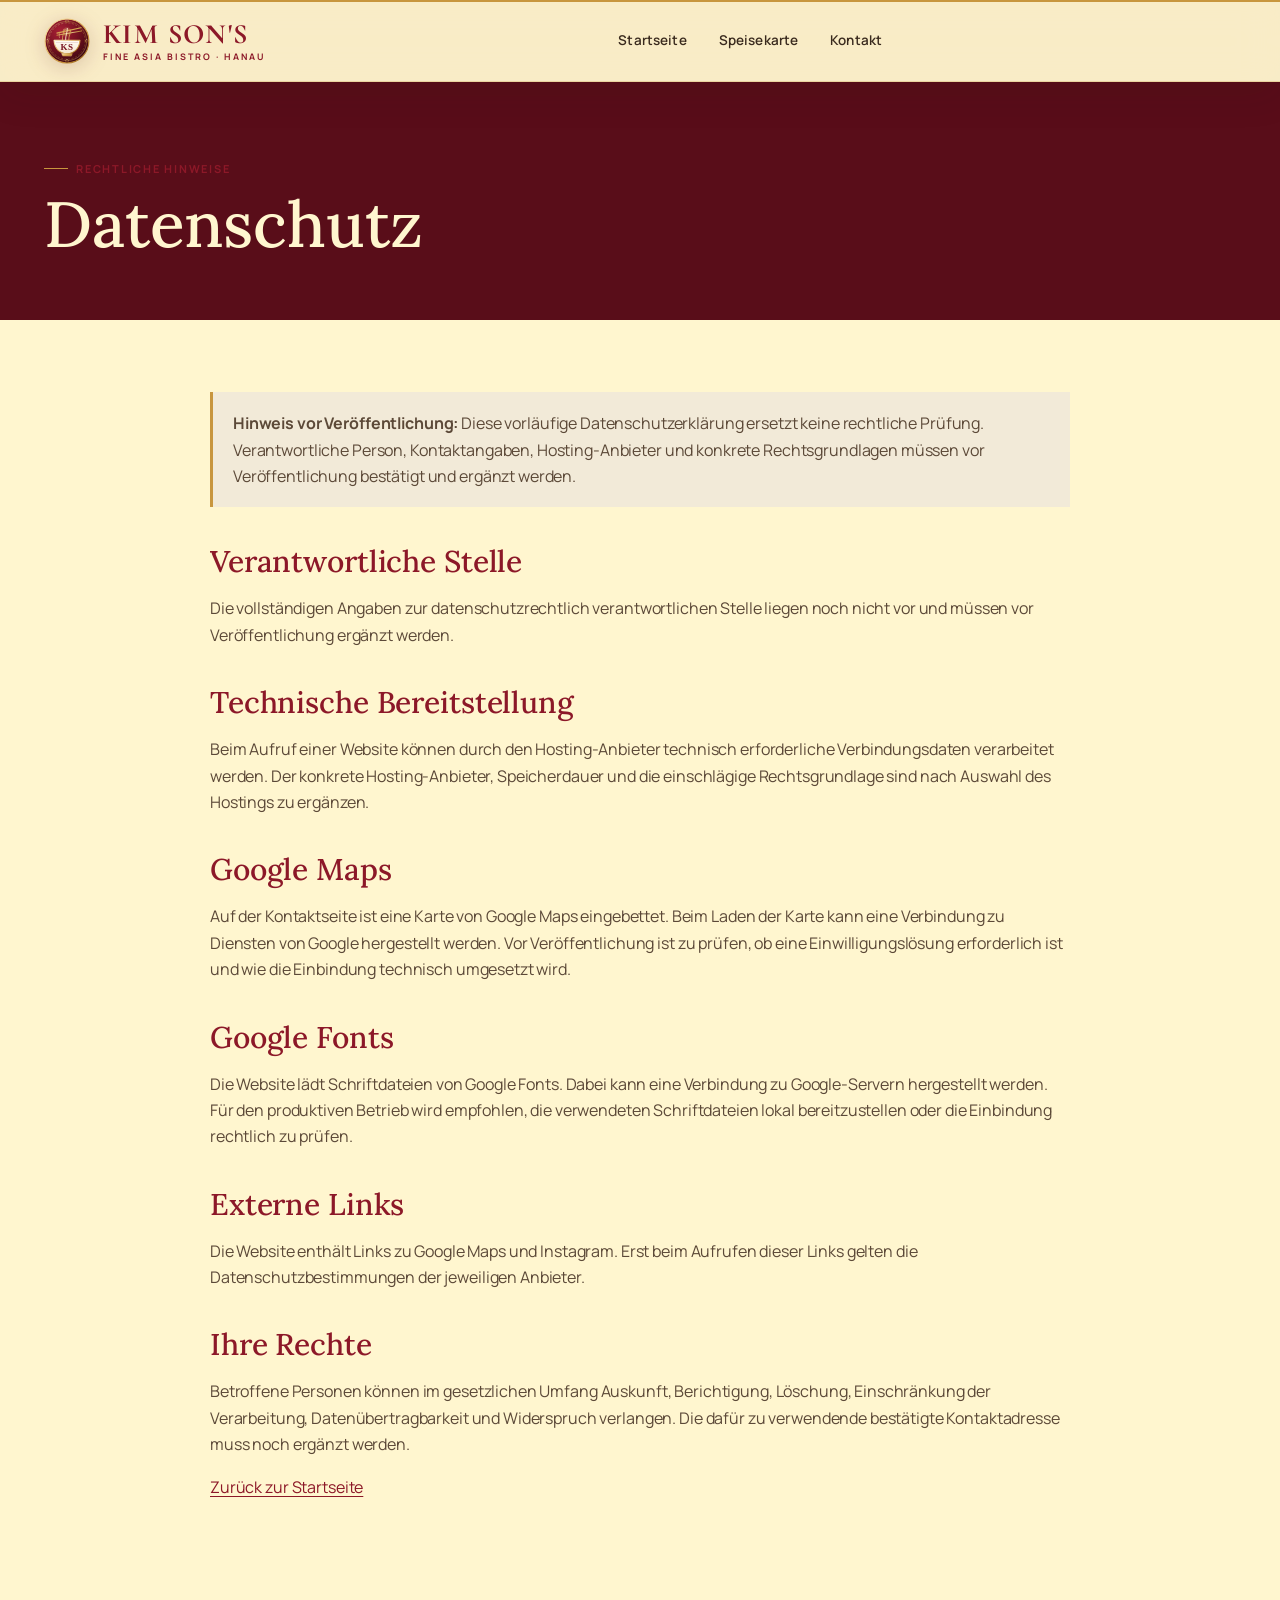
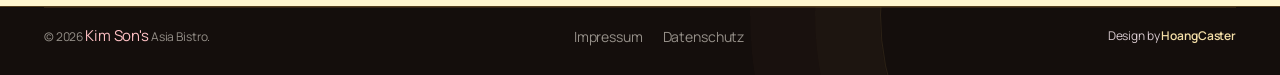
<file: datenschutz.html>
<!doctype html>
<html lang="de">
<head>
  <meta charset="utf-8">
  <meta name="viewport" content="width=device-width, initial-scale=1">
  <meta name="robots" content="noindex">
  <title>Datenschutz | Kim Son's Asia Bistro</title>
  <link rel="icon" href="assets/icons/favicon.svg" type="image/svg+xml">
  <link rel="preconnect" href="https://fonts.googleapis.com">
  <link rel="preconnect" href="https://fonts.gstatic.com" crossorigin>
  <link href="https://fonts.googleapis.com/css2?family=Cormorant+Garamond:ital,wght@0,500;0,600;0,700;1,500;1,600&amp;family=Lora:ital,wght@0,400;0,500;0,600;1,400;1,500&amp;family=Manrope:wght@400;500;600;700&amp;display=swap" rel="stylesheet">
  <link rel="stylesheet" href="css/style.css">
  <link rel="stylesheet" href="css/bistro.css">
</head>
<body class="legal-body">
  <a class="skip-link" href="#main-content">Zum Inhalt springen</a>
  <header class="site-header legal-header is-scrolled">
    <a class="brand" href="index.html"><img src="assets/icons/logo-mark.svg" alt="" width="48" height="48"><span><strong class="restaurant-name">KIM SON'S</strong><small>FINE ASIA BISTRO · HANAU</small></span></a>
    <nav class="desktop-nav" aria-label="Seitennavigation"><a href="index.html">Startseite</a><a href="index.html#speisekarte">Speisekarte</a><a href="index.html#kontakt">Kontakt</a></nav>
  </header>
  <main class="legal-main" id="main-content">
    <section class="legal-hero"><div class="section-shell"><p class="eyebrow">Rechtliche Hinweise</p><h1>Datenschutz</h1></div></section>
    <article class="legal-content section-shell">
      <p class="legal-notice"><strong>Hinweis vor Veröffentlichung:</strong> Diese vorläufige Datenschutzerklärung ersetzt keine rechtliche Prüfung. Verantwortliche Person, Kontaktangaben, Hosting-Anbieter und konkrete Rechtsgrundlagen müssen vor Veröffentlichung bestätigt und ergänzt werden.</p>
      <h2>Verantwortliche Stelle</h2>
      <p>Die vollständigen Angaben zur datenschutzrechtlich verantwortlichen Stelle liegen noch nicht vor und müssen vor Veröffentlichung ergänzt werden.</p>
      <h2>Technische Bereitstellung</h2>
      <p>Beim Aufruf einer Website können durch den Hosting-Anbieter technisch erforderliche Verbindungsdaten verarbeitet werden. Der konkrete Hosting-Anbieter, Speicherdauer und die einschlägige Rechtsgrundlage sind nach Auswahl des Hostings zu ergänzen.</p>
      <h2>Google Maps</h2>
      <p>Auf der Kontaktseite ist eine Karte von Google Maps eingebettet. Beim Laden der Karte kann eine Verbindung zu Diensten von Google hergestellt werden. Vor Veröffentlichung ist zu prüfen, ob eine Einwilligungslösung erforderlich ist und wie die Einbindung technisch umgesetzt wird.</p>
      <h2>Google Fonts</h2>
      <p>Die Website lädt Schriftdateien von Google Fonts. Dabei kann eine Verbindung zu Google-Servern hergestellt werden. Für den produktiven Betrieb wird empfohlen, die verwendeten Schriftdateien lokal bereitzustellen oder die Einbindung rechtlich zu prüfen.</p>
      <h2>Externe Links</h2>
      <p>Die Website enthält Links zu Google Maps und Instagram. Erst beim Aufrufen dieser Links gelten die Datenschutzbestimmungen der jeweiligen Anbieter.</p>
      <h2>Ihre Rechte</h2>
      <p>Betroffene Personen können im gesetzlichen Umfang Auskunft, Berichtigung, Löschung, Einschränkung der Verarbeitung, Datenübertragbarkeit und Widerspruch verlangen. Die dafür zu verwendende bestätigte Kontaktadresse muss noch ergänzt werden.</p>
      <p><a href="index.html">Zurück zur Startseite</a></p>
    </article>
  </main>
  <footer class="site-footer"><div class="section-shell footer-bottom"><p>© 2026 <span class="restaurant-name">Kim Son's</span> Asia Bistro.</p><p><a href="impressum.html">Impressum</a><a href="datenschutz.html">Datenschutz</a></p><p>Design by <strong>HoangCaster</strong></p></div></footer>
</body>
</html>
</file>
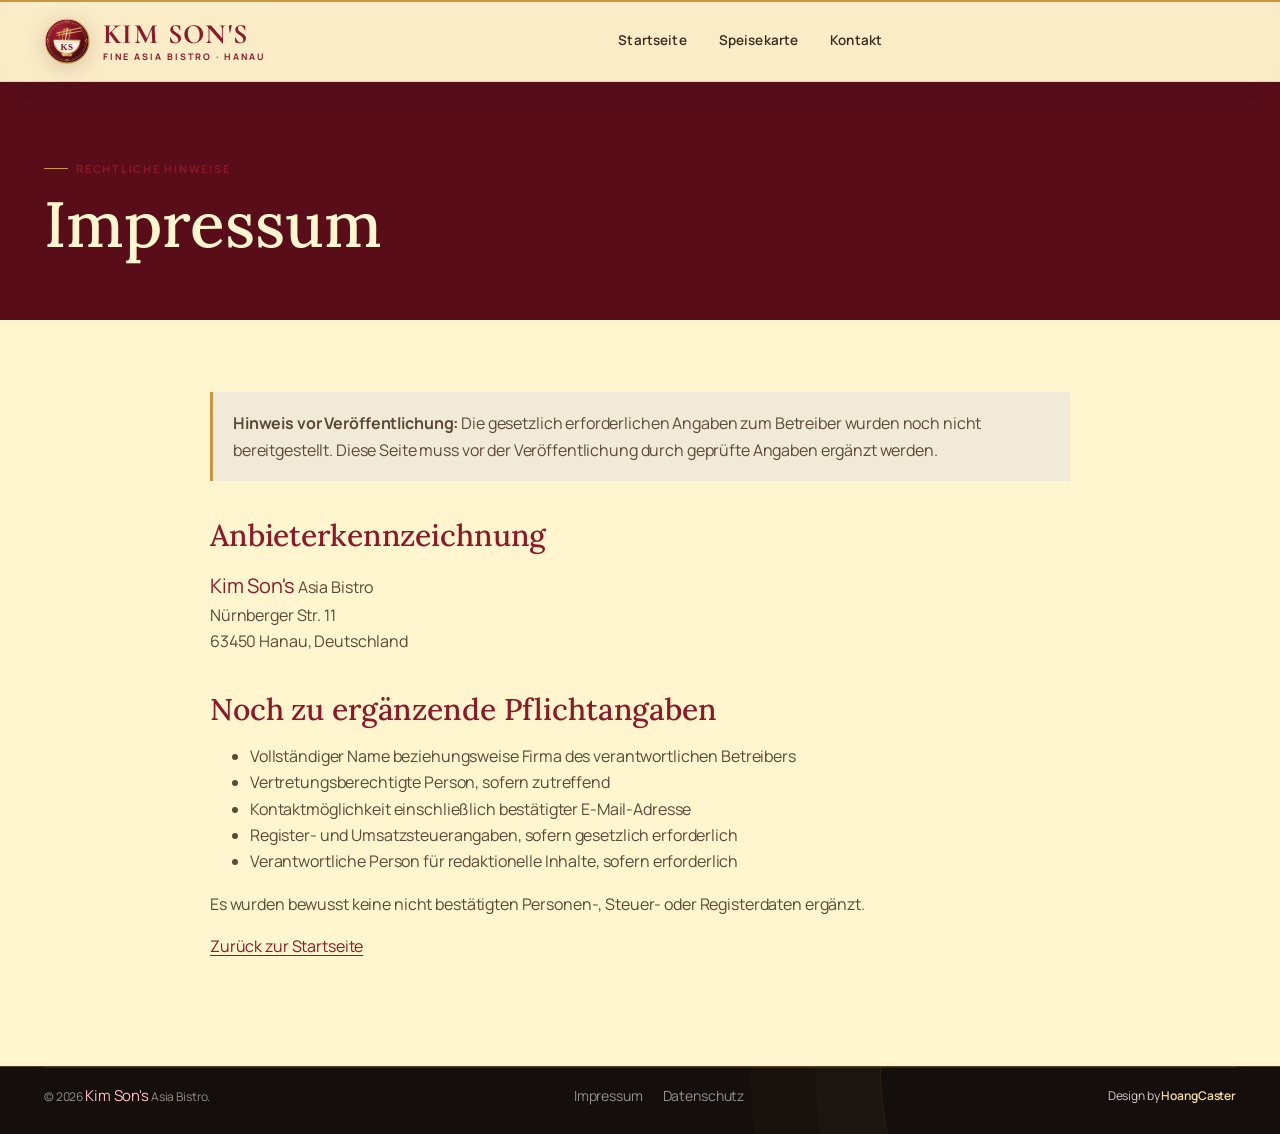
<file: impressum.html>
<!doctype html>
<html lang="de">
<head>
  <meta charset="utf-8">
  <meta name="viewport" content="width=device-width, initial-scale=1">
  <meta name="robots" content="noindex">
  <title>Impressum | Kim Son's Asia Bistro</title>
  <link rel="icon" href="assets/icons/favicon.svg" type="image/svg+xml">
  <link rel="preconnect" href="https://fonts.googleapis.com">
  <link rel="preconnect" href="https://fonts.gstatic.com" crossorigin>
  <link href="https://fonts.googleapis.com/css2?family=Cormorant+Garamond:ital,wght@0,500;0,600;0,700;1,500;1,600&amp;family=Lora:ital,wght@0,400;0,500;0,600;1,400;1,500&amp;family=Manrope:wght@400;500;600;700&amp;display=swap" rel="stylesheet">
  <link rel="stylesheet" href="css/style.css">
  <link rel="stylesheet" href="css/bistro.css">
</head>
<body class="legal-body">
  <a class="skip-link" href="#main-content">Zum Inhalt springen</a>
  <header class="site-header legal-header is-scrolled">
    <a class="brand" href="index.html"><img src="assets/icons/logo-mark.svg" alt="" width="48" height="48"><span><strong class="restaurant-name">KIM SON'S</strong><small>FINE ASIA BISTRO · HANAU</small></span></a>
    <nav class="desktop-nav" aria-label="Seitennavigation"><a href="index.html">Startseite</a><a href="index.html#speisekarte">Speisekarte</a><a href="index.html#kontakt">Kontakt</a></nav>
  </header>
  <main class="legal-main" id="main-content">
    <section class="legal-hero"><div class="section-shell"><p class="eyebrow">Rechtliche Hinweise</p><h1>Impressum</h1></div></section>
    <article class="legal-content section-shell">
      <p class="legal-notice"><strong>Hinweis vor Veröffentlichung:</strong> Die gesetzlich erforderlichen Angaben zum Betreiber wurden noch nicht bereitgestellt. Diese Seite muss vor der Veröffentlichung durch geprüfte Angaben ergänzt werden.</p>
      <h2>Anbieterkennzeichnung</h2>
      <p><span class="restaurant-name">Kim Son's</span> Asia Bistro<br>Nürnberger Str. 11<br>63450 Hanau, Deutschland</p>
      <h2>Noch zu ergänzende Pflichtangaben</h2>
      <ul>
        <li>Vollständiger Name beziehungsweise Firma des verantwortlichen Betreibers</li>
        <li>Vertretungsberechtigte Person, sofern zutreffend</li>
        <li>Kontaktmöglichkeit einschließlich bestätigter E-Mail-Adresse</li>
        <li>Register- und Umsatzsteuerangaben, sofern gesetzlich erforderlich</li>
        <li>Verantwortliche Person für redaktionelle Inhalte, sofern erforderlich</li>
      </ul>
      <p>Es wurden bewusst keine nicht bestätigten Personen-, Steuer- oder Registerdaten ergänzt.</p>
      <p><a href="index.html">Zurück zur Startseite</a></p>
    </article>
  </main>
  <footer class="site-footer"><div class="section-shell footer-bottom"><p>© 2026 <span class="restaurant-name">Kim Son's</span> Asia Bistro.</p><p><a href="impressum.html">Impressum</a><a href="datenschutz.html">Datenschutz</a></p><p>Design by <strong>HoangCaster</strong></p></div></footer>
</body>
</html>
</file>
<file: css/style.css>
:root {
  color-scheme: light;
  --wine: #811b3a;
  --wine-deep: #64142d;
  --gold: #c4964e;
  --cream: #f8f6f1;
  --paper: #f0ece4;
  --ink: #292622;
  --muted: #625c54;
  --line: #ddd7cd;
  --white: #fff;
  --serif: "Lora", Georgia, serif;
  --sans: "Manrope", Arial, sans-serif;
  --radius-sm: 10px;
  --radius-md: 16px;
  --radius-lg: 26px;
  --radius-xl: 34px;
  --shell: min(1200px, calc(100vw - 64px));
  --header-h: 76px;
}

*, *::before, *::after { box-sizing: border-box; }
html { scroll-behavior: smooth; scroll-padding-top: calc(var(--header-h) + 18px); -webkit-font-smoothing: antialiased; -moz-osx-font-smoothing: grayscale; }
body { margin: 0; color: var(--ink); background: var(--cream); font: 400 16px/1.65 var(--sans); letter-spacing: -.012em; }
body.menu-open { overflow: hidden; }
img { display: block; max-width: 100%; }
a { color: inherit; text-decoration: none; }
button, input { font: inherit; }
button { color: inherit; }
address { font-style: normal; }
::selection { color: var(--white); background: var(--wine); }
:focus-visible { outline: 2px solid var(--wine); outline-offset: 3px; }

.sr-only { position: absolute; width: 1px; height: 1px; padding: 0; margin: -1px; overflow: hidden; clip: rect(0, 0, 0, 0); white-space: nowrap; border: 0; }
.skip-link { position: fixed; z-index: 9999; top: 12px; left: 12px; padding: 10px 16px; color: var(--white); background: var(--wine); transform: translateY(-150%); }
.skip-link:focus { transform: none; }
.section-shell { width: var(--shell); margin-inline: auto; }
.section-pad { padding: clamp(72px, 8vw, 112px) 0; }
.paper-texture { background: var(--paper); }

.site-header { position: fixed; z-index: 1000; inset: 0 0 auto; height: var(--header-h); display: grid; grid-template-columns: auto 1fr auto; align-items: center; gap: 34px; padding-inline: max(32px, calc((100vw - 1320px) / 2)); color: var(--ink); background: var(--cream); border-bottom: 1px solid var(--line); }
.brand { display: inline-flex; align-items: center; gap: 11px; min-width: max-content; }
.brand img { width: 44px; height: 44px; }
.brand span { display: grid; gap: 4px; line-height: 1; }
.brand strong { font: 600 18px/1 var(--serif); letter-spacing: .01em; }
.brand small { color: var(--wine); font-size: 10px; font-weight: 600; letter-spacing: .18em; }
.desktop-nav { justify-self: center; display: flex; align-items: center; gap: clamp(20px, 2.4vw, 38px); }
.desktop-nav a { position: relative; padding: 10px 0; font-size: 14px; font-weight: 500; }
.desktop-nav a::after, .site-footer a::after { position: absolute; right: 0; bottom: 4px; left: 0; height: 1px; content: ""; background: currentColor; transform: scaleX(0); transform-origin: right; transition: transform .18s ease; }
.desktop-nav a:hover::after, .desktop-nav a.is-active::after, .site-footer a:hover::after { transform: scaleX(1); transform-origin: left; }
.header-cta { min-height: 46px; display: inline-flex; align-items: center; justify-content: center; gap: 14px; padding: 0 18px; color: var(--white); background: var(--wine); font-size: 14px; font-weight: 600; transition: background-color .18s ease, transform .18s ease; }
.header-cta:hover, .button-primary:hover { background: var(--wine-deep); transform: translateY(-1px); }
.header-cta:active, .button:active { transform: translateY(1px) scale(.985); }
.menu-toggle { display: none; width: 46px; height: 46px; padding: 12px; border: 1px solid var(--line); background: transparent; cursor: pointer; }
.menu-toggle span { display: block; width: 100%; height: 1px; margin: 5px 0; background: currentColor; transition: transform .18s ease, opacity .18s ease; }
.menu-toggle[aria-expanded="true"] span:first-child { transform: translateY(6px) rotate(45deg); }
.menu-toggle[aria-expanded="true"] span:nth-child(2) { opacity: 0; }
.menu-toggle[aria-expanded="true"] span:last-child { transform: translateY(-6px) rotate(-45deg); }
.mobile-menu { position: fixed; z-index: 900; inset: 0; display: grid; align-content: center; justify-items: center; gap: 38px; padding: 80px 24px 32px; color: var(--cream); background: var(--wine-deep); visibility: hidden; transform: translateX(100%); transition: transform .24s ease, visibility .24s; }
.mobile-menu.is-open { visibility: visible; transform: none; }
.mobile-menu nav { display: grid; justify-items: center; gap: 8px; }
.mobile-menu nav a { padding: 4px 10px; font: 500 clamp(32px, 9vw, 46px)/1.1 var(--serif); }
.mobile-menu-cta { padding: 12px 18px; color: var(--ink); background: var(--cream); font-size: 15px; font-weight: 600; }

.hero { height: 100svh; min-height: 680px; display: flex; flex-direction: column; padding-top: var(--header-h); background: var(--cream); }
.hero-photo { order: 1; width: 100%; height: min(53vh, 480px); overflow: hidden; background: var(--paper); }
.hero-photo img { width: 100%; height: 100%; object-fit: cover; object-position: center 54%; }
.hero-content { order: 2; flex: 1; display: grid; grid-template-columns: minmax(0, 1fr) minmax(280px, .7fr); align-items: center; gap: 64px; padding-block: 36px 48px; }
.eyebrow { margin: 0 0 15px; color: var(--wine); font-size: 13px; font-weight: 500; line-height: 1.4; }
.eyebrow.dark { color: var(--wine); }
.hero h1 { max-width: 680px; margin: 0; font: 500 clamp(54px, 6vw, 82px)/.88 var(--serif); letter-spacing: -.035em; }
.hero-details { max-width: 420px; }
.hero-details p { max-width: 38ch; margin: 0 0 24px; color: var(--muted); font-size: 17px; line-height: 1.65; }
.button { min-height: 48px; display: inline-flex; align-items: center; justify-content: center; gap: 16px; padding: 0 22px; border: 0; font-size: 15px; font-weight: 600; cursor: pointer; transition: color .18s ease, background-color .18s ease, transform .18s ease; }
.button span, .header-cta span { font-size: 18px; font-weight: 400; transition: transform .18s ease; }
.button:hover span, .header-cta:hover span { transform: translateX(3px); }
.button-primary { color: var(--white); background: var(--wine); }
.button-dark { color: var(--white); background: var(--ink); }

.visit { background: var(--paper); }
.visit-grid { display: grid; grid-template-columns: minmax(0, 1fr) minmax(340px, .7fr); align-items: start; gap: clamp(56px, 9vw, 132px); }
.visit-info h2, .about-copy h2, .section-heading h2, .menu-intro h2 { margin: 0; font: 500 clamp(38px, 4vw, 56px)/1 var(--serif); letter-spacing: -.025em; }
.visit-address { position: relative; display: inline-flex; align-items: center; gap: 18px; margin-top: 30px; color: var(--wine); font-size: 20px; line-height: 1.5; text-decoration: underline; text-decoration-color: transparent; text-underline-offset: 5px; transition: text-decoration-color .18s ease; }
.visit-address:hover { text-decoration-color: currentColor; }
.visit-address span { align-self: flex-start; font-size: 16px; }
.visit-hours { padding-top: 12px; }
.visit-hours h3 { margin: 0 0 20px; font: 500 25px/1.2 var(--serif); }
.visit-hours dl { margin: 0 0 24px; border-top: 1px solid var(--line); }
.visit-hours dl div { display: flex; justify-content: space-between; gap: 16px; padding: 13px 0; border-bottom: 1px solid var(--line); font-size: 15px; }
.visit-hours dt, .visit-hours dd { margin: 0; }
.visit-hours dd { font-weight: 500; font-variant-numeric: tabular-nums; }
.text-link { display: inline-flex; align-items: center; gap: 10px; color: var(--wine); font-size: 14px; font-weight: 600; text-decoration: underline; text-decoration-color: rgba(129, 27, 58, .38); text-underline-offset: 4px; transition: gap .18s ease, text-decoration-color .18s ease; }
.text-link:hover { gap: 14px; text-decoration-color: currentColor; }

.about-grid { display: grid; grid-template-columns: minmax(0, 1fr) minmax(300px, .72fr); align-items: center; gap: clamp(48px, 9vw, 132px); }
.about-copy h2 em { color: var(--wine); font-style: normal; }
.feature-list { margin: 0; padding: 0; list-style: none; border-top: 1px solid var(--line); }
.feature-list li { display: flex; align-items: center; gap: 20px; padding: 18px 0; border-bottom: 1px solid var(--line); font-size: 17px; }
.feature-list span { color: var(--wine); font: 500 14px/1 var(--serif); }

.specialties { background: var(--cream); }
.section-heading, .menu-intro { display: flex; align-items: end; justify-content: space-between; gap: 32px; margin-bottom: 44px; }
.section-heading h2 em { color: var(--wine); font-style: normal; }
.section-heading > .text-link { margin-bottom: 6px; white-space: nowrap; }
.specialty-grid { display: grid; grid-template-columns: repeat(4, minmax(0, 1fr)); gap: 22px; }
.food-card { min-width: 0; }
.food-image { aspect-ratio: 1.18; overflow: hidden; background: var(--paper); }
.food-image img { width: 100%; height: 100%; object-fit: cover; }
.food-card-body { display: flex; align-items: start; justify-content: space-between; gap: 14px; padding-top: 16px; }
.food-card-body h3 { margin: 0; font: 500 23px/1.05 var(--serif); }
.food-card-body p { margin: 8px 0 0; color: var(--muted); font-size: 14px; line-height: 1.5; }
.food-card-body strong { flex: 0 0 auto; padding-top: 2px; color: var(--wine); font-size: 14px; font-weight: 600; }

.menu-section { background: var(--paper); }
.menu-intro { align-items: end; }
.menu-intro > p { max-width: 390px; margin: 0 0 5px; color: var(--muted); font-size: 16px; }
.menu-toolbar { margin-bottom: 18px; padding: 18px; background: var(--cream); border: 1px solid var(--line); }
.search-wrap { position: relative; display: flex; align-items: center; }
.search-wrap svg { position: absolute; left: 16px; width: 19px; height: 19px; fill: none; stroke: var(--wine); stroke-width: 1.7; }
.search-wrap input { width: 100%; height: 50px; padding: 0 64px 0 48px; color: var(--ink); background: var(--white); border: 1px solid var(--line); outline: none; transition: border-color .18s ease, box-shadow .18s ease; }
.search-wrap input:focus { border-color: var(--wine); box-shadow: 0 0 0 3px rgba(129, 27, 58, .1); }
.search-wrap kbd { position: absolute; right: 12px; padding: 3px 7px; color: var(--muted); background: var(--paper); border: 1px solid var(--line); font-size: 11px; }
.filter-scroller { overflow: visible; }
.filter-buttons { display: flex; flex-wrap: wrap; gap: 8px; padding-top: 14px; }
.filter-button { min-height: 38px; padding: 7px 12px; color: var(--ink); background: transparent; border: 1px solid var(--line); cursor: pointer; font-size: 13px; font-weight: 500; transition: color .18s ease, background-color .18s ease, border-color .18s ease; }
.filter-button:hover, .filter-button.is-active { color: var(--white); background: var(--wine); border-color: var(--wine); }
.menu-meta { display: flex; align-items: center; justify-content: space-between; gap: 16px; padding: 14px 0 8px; color: var(--muted); font-size: 14px; }
.menu-meta p { margin: 0; }
.menu-meta button { padding: 4px 0; color: var(--wine); background: transparent; border: 0; border-bottom: 1px solid currentColor; cursor: pointer; font-size: 14px; font-weight: 600; }
.menu-list { transition: opacity .16s ease; }
.menu-list.is-updating { opacity: .35; }
.menu-category { margin-top: 38px; }
.menu-category-head { display: flex; align-items: baseline; justify-content: space-between; gap: 20px; padding-bottom: 12px; border-bottom: 1px solid var(--wine); }
.menu-category-head h3 { margin: 0; color: var(--wine); font: 500 clamp(27px, 3vw, 38px)/1.1 var(--serif); }
.menu-category-head p { margin: 0; color: var(--muted); font-size: 14px; }
.menu-items { display: grid; grid-template-columns: repeat(2, minmax(0, 1fr)); column-gap: 48px; }
.menu-item { display: grid; grid-template-columns: 38px minmax(0, 1fr) auto; align-items: start; gap: 10px; padding: 17px 0; border-bottom: 1px solid var(--line); }
.menu-item--without-code { grid-template-columns: minmax(0, 1fr) auto; }
.menu-code { min-width: 30px; color: var(--wine); font-size: 13px; font-weight: 600; line-height: 1.6; }
.menu-code:empty { display: none; }
.menu-item-name { margin: 0; font: 500 17px/1.35 var(--sans); }
.menu-item-description { margin: 4px 0 0; color: var(--muted); font-size: 14px; line-height: 1.5; }
.menu-price { min-width: max-content; color: var(--wine); font-size: 14px; font-weight: 600; font-variant-numeric: tabular-nums; }
.menu-variants { grid-column: 2 / 4; display: grid; gap: 7px; margin-top: 8px; }
.menu-variant { display: flex; align-items: baseline; gap: 8px; color: var(--muted); font-size: 14px; }
.menu-variant::after { flex: 1; order: 2; border-bottom: 1px dotted #bdb5a8; content: ""; }
.menu-variant span:first-child { order: 1; }
.menu-variant strong { order: 3; color: var(--wine); font-size: 14px; }
.menu-empty { padding: 64px 20px; text-align: center; }
.menu-empty > span { width: 56px; height: 56px; display: grid; place-items: center; margin: auto; color: var(--wine); border: 1px solid var(--wine); font: 500 28px/1 var(--serif); }
.menu-empty h3 { margin: 16px 0 4px; font: 500 28px/1.2 var(--serif); }
.menu-empty p { margin: 0 0 20px; color: var(--muted); }
.menu-footnote { margin: 36px 0 0; padding-top: 16px; color: var(--muted); border-top: 1px solid var(--line); font-size: 14px; }

.site-footer { color: var(--ink); background: var(--cream); border-top: 1px solid var(--line); }
.footer-grid { display: grid; grid-template-columns: 1.5fr .7fr 1fr; gap: 64px; padding-block: 56px; }
.footer-brand img { float: left; width: 58px; height: 58px; margin: 0 16px 14px 0; }
.footer-brand h2 { margin: 0 0 12px; font: 500 30px/.98 var(--serif); }
.footer-brand-subtitle { color: var(--wine); font-size: .78em; }
.footer-brand p { clear: both; max-width: 350px; margin: 0; color: var(--muted); font-size: 14px; }
.site-footer h3 { margin: 0 0 15px; color: var(--wine); font-size: 13px; font-weight: 600; }
.site-footer nav, .footer-grid > div:last-child { display: grid; align-content: start; justify-items: start; gap: 8px; }
.site-footer a { position: relative; font-size: 14px; }
.site-footer address { margin-bottom: 4px; color: var(--muted); font-size: 14px; }
.footer-bottom { display: flex; align-items: center; justify-content: space-between; gap: 24px; padding-block: 16px; border-top: 1px solid var(--line); color: var(--muted); font-size: 13px; }
.footer-bottom p { margin: 0; }
.footer-bottom p:nth-child(2) { display: flex; gap: 20px; }
.footer-bottom p:last-child { color: var(--ink); }
.footer-bottom strong { color: var(--wine); font-weight: 600; }
.mobile-actionbar { display: none; }

.legal-body { background: var(--cream); }
.legal-header { color: var(--ink); }
.legal-header .header-cta { display: none; }
.legal-main { min-height: 75vh; }
.legal-hero { padding: 150px 0 64px; color: var(--cream); background: var(--wine-deep); }
.legal-hero h1 { max-width: 760px; margin: 0; font: 500 clamp(42px, 5vw, 64px)/1 var(--serif); }
.legal-content { max-width: 860px; padding-block: 56px 90px; }
.legal-content h2 { margin: 36px 0 10px; color: var(--wine); font: 500 30px/1.2 var(--serif); }
.legal-content p, .legal-content li { color: var(--muted); }
.legal-notice { padding: 18px 20px; background: #f2ead8; border-left: 3px solid var(--gold); }
.legal-content a { color: var(--wine); text-decoration: underline; text-underline-offset: 3px; }

@media (max-width: 1050px) {
  :root { --shell: min(100% - 48px, 900px); }
  .site-header { gap: 22px; padding-inline: 24px; }
  .desktop-nav { gap: 18px; }
  .desktop-nav a { font-size: 13px; }
  .specialty-grid { grid-template-columns: repeat(2, minmax(0, 1fr)); gap: 34px 20px; }
  .food-image { aspect-ratio: 1.4; }
}

@media (max-width: 820px) {
  :root { --header-h: 68px; }
  .site-header { grid-template-columns: 1fr auto auto; }
  .desktop-nav { display: none; }
  .header-cta { min-height: 44px; }
  .menu-toggle { display: block; }
  .hero-photo { height: min(42vh, 390px); }
  .hero-content { grid-template-columns: minmax(0, 1fr) minmax(240px, .8fr); gap: 32px; }
  .hero h1 { font-size: clamp(52px, 8vw, 72px); }
  .visit-grid, .about-grid { grid-template-columns: minmax(0, 1fr) minmax(240px, .85fr); gap: 42px; }
  .menu-items { column-gap: 28px; }
  .footer-grid { grid-template-columns: 1.2fr .8fr; gap: 40px; }
  .footer-grid > div:last-child { grid-column: 1 / -1; }
}

@media (max-width: 600px) {
  :root { --shell: calc(100vw - 40px); --header-h: 60px; }
  body { font-size: 15px; }
  .site-header { grid-template-columns: 1fr auto; gap: 12px; padding-inline: 18px; }
  .brand { gap: 8px; }
  .brand img { width: 38px; height: 38px; }
  .brand strong { font-size: 16px; }
  .brand small { font-size: 9px; }
  .header-cta { display: none; }
  .mobile-menu { padding-bottom: calc(92px + env(safe-area-inset-bottom)); }
  .hero { min-height: 100svh; display: grid; grid-template-rows: auto minmax(200px, 1fr); }
  .hero-content { order: 1; align-content: start; grid-template-columns: 1fr; gap: 20px; padding-block: 28px 20px; }
  .hero-photo { order: 2; height: auto; min-height: 200px; }
  .hero h1 { max-width: 10ch; font-size: clamp(48px, 13vw, 62px); line-height: .9; }
  .hero-details { max-width: none; }
  .hero-details p { max-width: 42ch; margin-bottom: 0; font-size: 16px; }
  .hero-details .button { display: none; }
  .button { width: 100%; }
  .section-pad { padding-block: 68px; }
  .visit-grid, .about-grid { grid-template-columns: 1fr; gap: 34px; }
  .visit-info h2, .about-copy h2, .section-heading h2, .menu-intro h2 { font-size: 42px; }
  .visit-address { margin-top: 20px; font-size: 19px; }
  .visit-hours { padding-top: 0; }
  .visit-hours h3 { margin-bottom: 13px; }
  .visit-hours dl div { font-size: 14px; }
  .about-grid { gap: 26px; }
  .feature-list li { padding-block: 15px; font-size: 16px; }
  .section-heading, .menu-intro { display: grid; align-items: start; gap: 14px; margin-bottom: 28px; }
  .section-heading > .text-link { margin: 0; }
  .specialty-grid { grid-template-columns: 1fr 1fr; gap: 28px 14px; }
  .food-image { aspect-ratio: 1; }
  .food-card-body { display: block; padding-top: 12px; }
  .food-card-body h3 { font-size: 20px; }
  .food-card-body p { margin-top: 6px; font-size: 13px; }
  .food-card-body strong { display: block; margin-top: 9px; font-size: 13px; }
  .menu-intro > p { font-size: 15px; }
  .menu-toolbar { margin-inline: -4px; padding: 12px; }
  .search-wrap input { height: 48px; padding-right: 12px; font-size: 15px; }
  .search-wrap kbd { display: none; }
  .filter-buttons { gap: 7px; }
  .filter-button { min-height: 40px; padding-inline: 10px; font-size: 12px; }
  .menu-meta { font-size: 13px; }
  .menu-meta button { font-size: 13px; }
  .menu-category { margin-top: 30px; }
  .menu-category-head { display: block; }
  .menu-category-head p { margin-top: 5px; }
  .menu-items { grid-template-columns: 1fr; }
  .menu-item { grid-template-columns: 34px minmax(0, 1fr) auto; gap: 8px; padding-block: 15px; }
  .menu-item--without-code { grid-template-columns: minmax(0, 1fr) auto; }
  .menu-item-name { font-size: 15px; }
  .menu-item-description { font-size: 13px; }
  .menu-variants { grid-column: 2 / 4; }
  .footer-grid { grid-template-columns: 1fr 1fr; gap: 34px 20px; padding-block: 42px; }
  .footer-brand { grid-column: 1 / -1; }
  .footer-grid > div:last-child { grid-column: 1 / -1; }
  .footer-bottom { align-items: flex-start; flex-direction: column; gap: 10px; }
  .mobile-actionbar { position: fixed; z-index: 800; right: 0; bottom: 0; left: 0; display: block; padding: 10px 20px calc(10px + env(safe-area-inset-bottom)); background: var(--cream); border-top: 1px solid var(--line); }
  .mobile-actionbar .button { min-height: 48px; }
  body { padding-bottom: calc(68px + env(safe-area-inset-bottom)); }
}

@media (max-width: 360px) {
  :root { --shell: calc(100vw - 32px); }
  .food-card-body h3 { font-size: 18px; }
  .menu-code { font-size: 12px; }
  .menu-item:not(.menu-item--without-code) { grid-template-columns: 28px minmax(0, 1fr) auto; gap: 6px; }
  .menu-item--without-code { grid-template-columns: minmax(0, 1fr) auto; }
}

@media (prefers-reduced-motion: reduce) {
  html { scroll-behavior: auto; }
  *, *::before, *::after { animation-duration: .01ms !important; animation-iteration-count: 1 !important; transition-duration: .01ms !important; }
}

/* --------------------------------------------------------------------------
   Cinematic motion layer
   -------------------------------------------------------------------------- */

:root {
  --wine: #8b173d;
  --wine-deep: #540d27;
  --gold: #d6a85d;
  --gold-pale: #f2d59b;
  --cream: #fff9ef;
  --paper: #f3eadc;
  --ink: #171411;
  --muted: #6f675f;
  --line: rgba(76, 54, 43, .18);
  --motion-fast: 180ms;
  --motion-normal: 350ms;
  --motion-slow: 700ms;
  --motion-crawl: 1100ms;
  --ease-smooth: cubic-bezier(.22, 1, .36, 1);
  --ease-sharp: cubic-bezier(.4, 0, .2, 1);
  --ease-bounce: cubic-bezier(.34, 1.56, .64, 1);
  --shadow-soft: 0 30px 80px rgba(54, 22, 30, .14);
}

body { overflow-x: hidden; background: var(--cream); }
body.motion-paused *, body.motion-paused *::before, body.motion-paused *::after { animation-play-state: paused !important; }

.page-loader {
  position: fixed;
  z-index: 10000;
  inset: 0;
  display: grid;
  place-content: center;
  justify-items: center;
  gap: 14px;
  color: var(--cream);
  background:
    radial-gradient(circle at 50% 48%, rgba(214,168,93,.13), transparent 28%),
    var(--ink);
  transition: opacity var(--motion-slow) var(--ease-smooth), visibility var(--motion-slow);
}
.page-loader::before, .page-loader::after {
  position: absolute;
  inset: 32px;
  content: "";
  border: 1px solid rgba(214,168,93,.13);
  transform: scaleX(0);
  animation: loaderFrame var(--motion-crawl) var(--ease-smooth) .1s forwards;
}
.page-loader::after { inset: 42px; border-style: dashed; animation-delay: .18s; }
.page-loader.is-hidden { visibility: hidden; opacity: 0; pointer-events: none; }
.loader-emblem { position: relative; width: 84px; height: 84px; display: grid; place-items: center; border: 1px solid var(--gold); border-radius: 50%; }
.loader-emblem::before { position: absolute; inset: 7px; content: ""; border: 1px dashed rgba(214,168,93,.55); border-radius: inherit; animation: sealSpin 10s linear infinite; }
.loader-emblem span { font: 600 30px/1 var(--serif); color: var(--gold-pale); }
.loader-emblem i { position: absolute; inset: -8px; border: 1px solid rgba(214,168,93,.18); border-radius: inherit; animation: loaderPulse 1.8s ease-in-out infinite; }
.page-loader p { margin: 5px 0 0; font: 500 24px/1 var(--serif); letter-spacing: .04em; }
.page-loader small { color: rgba(255,249,239,.45); font-size: 9px; letter-spacing: .2em; text-transform: uppercase; }
.loader-progress { width: 210px; height: 1px; overflow: hidden; background: rgba(255,255,255,.13); }
.loader-progress span { display: block; width: 100%; height: 100%; background: var(--gold); transform: translateX(-100%); animation: loaderLine 1.35s var(--ease-smooth) forwards; }
@keyframes loaderLine { to { transform: none; } }
@keyframes loaderFrame { to { transform: none; } }
@keyframes loaderPulse { 50% { transform: scale(.9); opacity: .4; } }

.pointer-orb { position: fixed; z-index: 9998; top: 0; left: 0; width: 34px; height: 34px; border: 1px solid rgba(137,23,61,.55); border-radius: 50%; pointer-events: none; opacity: 0; transform: translate3d(-100px,-100px,0); transition: width var(--motion-fast), height var(--motion-fast), opacity var(--motion-fast), border-color var(--motion-fast), background var(--motion-fast); }
.pointer-orb span { position: absolute; top: 50%; left: 50%; width: 4px; height: 4px; background: var(--gold); border-radius: 50%; transform: translate(-50%,-50%); }
.pointer-orb.is-visible { opacity: 1; }
.pointer-orb.is-active { width: 58px; height: 58px; border-color: var(--gold); background: rgba(214,168,93,.08); }
.scroll-progress { position: fixed; z-index: 1200; inset: 0 0 auto; height: 3px; pointer-events: none; }
.scroll-progress span { display: block; width: 100%; height: 100%; background: linear-gradient(90deg,var(--gold),var(--wine)); transform: scaleX(0); transform-origin: left; }

.site-header {
  border-bottom-color: rgba(92,58,47,.12);
  background: rgba(255,249,239,.84);
  backdrop-filter: blur(18px) saturate(1.15);
  transition: height var(--motion-normal) var(--ease-smooth), box-shadow var(--motion-normal), background var(--motion-normal);
}
.site-header.is-scrolled { height: 66px; background: rgba(255,249,239,.94); box-shadow: 0 12px 40px rgba(52,28,28,.09); }
.brand img { transition: transform var(--motion-normal) var(--ease-bounce); }
.brand:hover img { transform: rotate(-8deg) scale(1.08); }
.desktop-nav a { overflow: hidden; }
.desktop-nav a::before { position: absolute; top: 50%; left: -10px; width: 5px; height: 5px; content: ""; background: var(--gold); border-radius: 50%; opacity: 0; transform: translateY(-50%) scale(0); transition: opacity var(--motion-fast), transform var(--motion-fast) var(--ease-bounce); }
.desktop-nav a:hover::before, .desktop-nav a.is-active::before { opacity: 1; transform: translateY(-50%) scale(1); }
.desktop-nav a:hover, .desktop-nav a.is-active { color: var(--wine); transform: translateX(5px); }
.header-cta, .button { position: relative; overflow: hidden; isolation: isolate; }
.header-cta::before, .button::before { position: absolute; z-index: -1; top: 50%; left: 50%; width: 150%; aspect-ratio: 1; content: ""; background: var(--gold); border-radius: 50%; transform: translate(-50%,-50%) scale(0); transition: transform .55s var(--ease-smooth); }
.header-cta:hover::before, .button:hover::before { transform: translate(-50%,-50%) scale(1); }
.header-cta:hover, .button-primary:hover { color: var(--ink); background: var(--wine); }

.hero {
  position: relative;
  min-height: 100svh;
  height: auto;
  display: block;
  padding-top: var(--header-h);
  overflow: hidden;
  background:
    radial-gradient(circle at 18% 30%, rgba(214,168,93,.13), transparent 20%),
    linear-gradient(135deg, var(--cream), #f3eadc);
  isolation: isolate;
}
.hero::before { position: absolute; z-index: -1; inset: var(--header-h) 45% 0 0; content: ""; opacity: .45; background-image: linear-gradient(rgba(137,23,61,.06) 1px, transparent 1px), linear-gradient(90deg, rgba(137,23,61,.06) 1px, transparent 1px); background-size: 38px 38px; mask-image: linear-gradient(90deg,#000,transparent); }
.hero-photo { position: absolute; z-index: -2; top: var(--header-h); right: 0; bottom: 0; width: 58%; height: auto; overflow: hidden; clip-path: polygon(15% 0,100% 0,100% 100%,0 100%); background: var(--ink); }
.hero-photo::after { position: absolute; inset: 0; content: ""; box-shadow: inset 80px 0 100px rgba(23,20,17,.18); }
.hero-photo img { width: 100%; height: 112%; object-fit: cover; object-position: 55% center; transform: translate3d(0,var(--hero-image-y, -3%),0) scale(1.04); will-change: transform; }
.hero-photo-shade { position: absolute; inset: 0; background: linear-gradient(90deg,rgba(23,20,17,.55),transparent 38%), linear-gradient(0deg,rgba(23,20,17,.34),transparent 45%); }
.hero-content { position: relative; z-index: 3; width: var(--shell); min-height: calc(100svh - var(--header-h)); display: flex; align-items: flex-start; flex-direction: column; justify-content: center; gap: 34px; padding-block: 90px 120px; }
.hero-heading { max-width: 670px; }
.eyebrow { display: flex; align-items: center; gap: 12px; font-size: 11px; font-weight: 700; letter-spacing: .17em; text-transform: uppercase; }
.eyebrow::before { width: 38px; height: 1px; content: ""; background: currentColor; transform-origin: left; }
.hero h1 { max-width: 760px; margin: 0; font-size: clamp(70px,8vw,120px); line-height: .78; letter-spacing: -.055em; }
.hero h1 > span { display: block; overflow: hidden; padding-bottom: .09em; }
.hero h1 em { color: var(--wine); font-style: italic; font-weight: 500; }
.hero-details { max-width: 470px; }
.hero-details p { color: #534c45; }
.hero-facts { display: flex; align-items: center; gap: 16px; margin-top: 26px; color: var(--muted); font-size: 11px; letter-spacing: .09em; text-transform: uppercase; }
.hero-facts strong { color: var(--wine); font: 600 22px/1 var(--serif); }
.hero-facts i { width: 26px; height: 1px; background: var(--gold); }
.hero-orbit { position: absolute; right: 7%; bottom: 8%; width: 126px; height: 126px; display: grid; place-items: center; color: var(--gold-pale); border: 1px solid rgba(214,168,93,.6); border-radius: 50%; animation: orbitFloat 5s ease-in-out infinite; }
.hero-orbit::before { position: absolute; inset: 9px; content: ""; border: 1px dashed rgba(214,168,93,.5); border-radius: inherit; animation: sealSpin 18s linear infinite; }
.hero-orbit i { position: absolute; width: 150%; height: 1px; background: rgba(214,168,93,.25); }
.hero-orbit i:nth-child(2) { transform: rotate(90deg); }
.hero-orbit span { font: 600 24px/1 var(--serif); }
.hero-scroll { position: absolute; z-index: 4; bottom: 32px; left: max(32px,calc((100vw - 1200px)/2)); display: flex; align-items: center; gap: 14px; color: var(--wine); font-size: 9px; font-weight: 700; letter-spacing: .18em; text-transform: uppercase; }
.hero-scroll i { position: relative; width: 48px; height: 1px; overflow: hidden; background: rgba(137,23,61,.25); }
.hero-scroll i::after { position: absolute; inset: 0; content: ""; background: var(--wine); transform: translateX(-100%); animation: scrollLine 1.8s ease-in-out infinite; }
@keyframes orbitFloat { 50% { transform: translateY(-12px) rotate(3deg); } }
@keyframes sealSpin { to { transform: rotate(360deg); } }
@keyframes scrollLine { 50%,100% { transform: translateX(100%); } }

.motion-ready .hero-heading .eyebrow { animation: heroFade .7s var(--ease-smooth) .1s both; }
.motion-ready .hero h1 > span { animation: heroLine .9s var(--ease-smooth) both; }
.motion-ready .hero h1 > span:nth-child(2) { animation-delay: .12s; }
.motion-ready .hero-details { animation: heroFade .8s var(--ease-smooth) .28s both; }
.motion-ready .hero-photo { animation: photoWipe 1.15s var(--ease-smooth) .05s both; }
@keyframes heroLine { from { opacity: 0; transform: translateY(105%); } }
@keyframes heroFade { from { opacity: 0; transform: translateY(22px); } }
@keyframes photoWipe { from { opacity: 0; clip-path: polygon(100% 0,100% 0,100% 100%,100% 100%); } }

.flavor-marquee { overflow: hidden; padding: 17px 0; color: var(--cream); background: var(--wine); border-block: 1px solid rgba(214,168,93,.35); }
.flavor-marquee > div { width: max-content; display: flex; align-items: center; gap: 28px; animation: flavorMove 26s linear infinite; }
.flavor-marquee span { font: 600 14px/1 var(--serif); letter-spacing: .14em; }
.flavor-marquee i { color: var(--gold); font-style: normal; font-size: 9px; }
@keyframes flavorMove { to { transform: translateX(-50%); } }

.visit, .about, .specialties, .menu-section { position: relative; overflow: hidden; }
.section-index { position: absolute; top: 22px; right: 3vw; color: rgba(137,23,61,.065); font: 600 clamp(100px,15vw,220px)/1 var(--serif); pointer-events: none; transform: translateY(var(--chapter-shift,0)); will-change: transform; }
.section-index { color: transparent !important; -webkit-text-stroke: 1px rgba(137,23,61,.12); }
.visit .section-index, .specialties .section-index { -webkit-text-stroke-color: rgba(255,249,239,.13); }
.visit { color: var(--cream); background: var(--wine-deep); }
.visit::after { position: absolute; right: -13vw; bottom: -32vw; width: 62vw; aspect-ratio: 1; content: ""; border: 1px solid rgba(214,168,93,.14); border-radius: 50%; box-shadow: 0 0 0 70px rgba(214,168,93,.025),0 0 0 140px rgba(214,168,93,.018); }
.visit .section-index { color: rgba(255,249,239,.055); }
.visit .eyebrow, .visit-info h2 { color: var(--cream); }
.visit-address { color: var(--gold-pale); text-decoration: none; }
.visit-address::after { position: absolute; right: 0; bottom: -5px; left: 0; height: 1px; content: ""; background: var(--gold); transform: scaleX(.25); transform-origin: left; transition: transform var(--motion-normal) var(--ease-smooth); }
.visit-address:hover::after { transform: scaleX(1); }
.visit-hours { position: relative; z-index: 1; padding: 30px; background: rgba(255,255,255,.055); border: 1px solid rgba(214,168,93,.25); backdrop-filter: blur(10px); }
.visit-hours dl { border-color: rgba(255,249,239,.18); }
.visit-hours dl div { border-color: rgba(255,249,239,.14); }
.visit .text-link { color: var(--gold-pale); text-decoration-color: rgba(214,168,93,.35); }

.paper-texture { background-color: var(--paper); background-image: radial-gradient(rgba(137,23,61,.06) .7px,transparent .7px),linear-gradient(115deg,transparent 44%,rgba(214,168,93,.045) 50%,transparent 56%); background-size: 8px 8px,260px 100%; }
.about-grid { grid-template-columns: minmax(0,.9fr) minmax(260px,.72fr) minmax(260px,.72fr); gap: clamp(38px,6vw,82px); }
.about-media { position: relative; align-self: stretch; min-height: 390px; overflow: visible; box-shadow: var(--shadow-soft); }
.about-media::before { position: absolute; z-index: 2; inset: 14px; content: ""; border: 1px solid rgba(255,249,239,.52); pointer-events: none; }
.about-media img { width: 100%; height: 100%; object-fit: cover; transform: translateY(var(--media-shift,0)) scale(1.08); will-change: transform; }
.rotating-seal { position: absolute; z-index: 3; right: -35px; bottom: -35px; width: 105px; height: 105px; display: grid; place-items: center; padding: 12px; color: var(--gold-pale); text-align: center; background: var(--wine); border: 7px solid var(--paper); border-radius: 50%; font-size: 8px; letter-spacing: .16em; line-height: 1.5; animation: sealSpin 18s linear infinite; }
.about-copy h2 em { font-style: italic; }
.feature-list li { position: relative; overflow: hidden; transition: color var(--motion-normal), padding-left var(--motion-normal) var(--ease-smooth); }
.feature-list li::before { position: absolute; inset: 0; content: ""; background: var(--wine); transform: translateX(-102%); transition: transform var(--motion-normal) var(--ease-smooth); }
.feature-list li:hover { color: var(--cream); padding-left: 14px; }
.feature-list li:hover::before { transform: none; }
.feature-list li { isolation: isolate; }
.feature-list li::before { z-index: -1; }
.feature-list li span { position: relative; z-index: 1; }

.mobile-menu nav a,
.mobile-menu-cta {
  opacity: 0;
  transform: translateY(24px);
  transition: opacity var(--motion-normal) var(--ease-smooth), transform var(--motion-normal) var(--ease-smooth), color var(--motion-fast), background var(--motion-fast);
}
.mobile-menu.is-open nav a,
.mobile-menu.is-open .mobile-menu-cta { opacity: 1; transform: none; }
.mobile-menu.is-open nav a:nth-child(1) { transition-delay: 90ms; }
.mobile-menu.is-open nav a:nth-child(2) { transition-delay: 150ms; }
.mobile-menu.is-open nav a:nth-child(3) { transition-delay: 210ms; }
.mobile-menu.is-open nav a:nth-child(4) { transition-delay: 270ms; }
.mobile-menu.is-open .mobile-menu-cta { transition-delay: 330ms; }

.specialties { color: var(--cream); background: var(--ink); }
.specialties .section-index { color: rgba(255,249,239,.05); }
.ink-wash { position: absolute; top: -35%; left: 40%; width: 65%; aspect-ratio: 1; opacity: .18; filter: blur(60px); background: radial-gradient(circle,var(--wine),transparent 65%); animation: inkDrift 9s ease-in-out infinite alternate; }
@keyframes inkDrift { to { transform: translate3d(8%,12%,0) scale(1.15); } }
.specialties .eyebrow, .specialties .section-heading h2 { color: var(--cream); }
.specialties .section-heading h2 em, .specialties .text-link { color: var(--gold-pale); }
.specialty-grid { position: relative; z-index: 1; grid-template-columns: repeat(12,minmax(0,1fr)); gap: 22px; perspective: 1200px; }
.food-card { position: relative; grid-column: span 5; padding: 10px; background: rgba(255,255,255,.035); border: 1px solid rgba(214,168,93,.16); transform: perspective(900px) rotateX(var(--tilt-x,0deg)) rotateY(var(--tilt-y,0deg)) translateY(var(--card-y,0)); transform-style: preserve-3d; transition: transform var(--motion-normal) var(--ease-smooth),border-color var(--motion-normal),box-shadow var(--motion-normal); }
.food-card:nth-child(1), .food-card:nth-child(4) { grid-column: span 7; }
.food-card:hover { --card-y: -8px; border-color: rgba(214,168,93,.75); box-shadow: 0 34px 70px rgba(0,0,0,.3); }
.food-card::after { position: absolute; inset: 0; content: ""; pointer-events: none; opacity: var(--glare-opacity,0); background: radial-gradient(circle at var(--glare-x,50%) var(--glare-y,50%),rgba(255,255,255,.18),transparent 38%); transition: opacity var(--motion-fast); }
.food-image { position: relative; aspect-ratio: 1.45; overflow: hidden; }
.food-card:nth-child(2) .food-image, .food-card:nth-child(3) .food-image { aspect-ratio: 1.1; }
.food-image::after { position: absolute; inset: 0; content: ""; background: linear-gradient(0deg,rgba(15,12,10,.34),transparent 50%); }
.food-image img { width: 100%; height: 100%; object-fit: cover; transform: scale(1.03); transition: transform .8s var(--ease-smooth),filter .8s; }
.food-card:hover img { transform: scale(1.1); filter: saturate(1.08); }
.food-card-body { padding: 20px 8px 10px; }
.food-card-body h3 { color: var(--cream); font-size: 28px; }
.food-card-body p { color: rgba(255,249,239,.55); }
.food-card-body strong { color: var(--gold-pale); }
.food-card-number { position: absolute; z-index: 3; top: 22px; left: 22px; width: 42px; height: 42px; display: grid; place-items: center; color: var(--ink); background: var(--gold); border-radius: 50%; font-size: 10px; font-weight: 700; transform: translateZ(24px); }

.menu-section { background-color: var(--cream); }
.menu-section::before { position: absolute; top: 0; left: 0; width: 9px; height: 100%; content: ""; background: linear-gradient(var(--wine),var(--gold),var(--wine)); transform: scaleY(var(--menu-progress,.12)); transform-origin: top; }
.menu-toolbar { position: sticky; z-index: 10; top: 78px; border-color: rgba(137,23,61,.15); background: rgba(255,249,239,.88); box-shadow: 0 18px 50px rgba(58,29,33,.09); backdrop-filter: blur(15px); transition: box-shadow var(--motion-normal),transform var(--motion-normal); }
.menu-toolbar:hover { box-shadow: 0 24px 70px rgba(58,29,33,.13); }
.search-wrap input { background: rgba(255,255,255,.75); }
.filter-button { position: relative; overflow: hidden; border-color: rgba(137,23,61,.2); transition: color var(--motion-fast),background var(--motion-fast),transform var(--motion-fast) var(--ease-bounce); }
.filter-button:hover { transform: translateY(-2px); }
.filter-button.is-active { box-shadow: 0 7px 18px rgba(137,23,61,.18); }
.menu-list { transition: opacity var(--motion-fast),transform var(--motion-fast); }
.menu-list.is-updating { opacity: 0; transform: translateY(8px); }
.menu-category-head { position: relative; overflow: hidden; }
.menu-category-head::after { position: absolute; bottom: -1px; left: 0; width: 100%; height: 2px; content: ""; background: linear-gradient(90deg,var(--wine),var(--gold),transparent); transform: scaleX(0); transform-origin: left; transition: transform .8s var(--ease-smooth); }
.menu-category.is-visible .menu-category-head::after { transform: scaleX(1); }
.menu-item { position: relative; transition: background var(--motion-fast),padding-left var(--motion-normal) var(--ease-smooth),padding-right var(--motion-normal); }
.menu-item::before { position: absolute; left: 0; top: 50%; width: 4px; height: 0; content: ""; background: var(--gold); transform: translateY(-50%); transition: height var(--motion-fast); }
.menu-item:hover { padding-left: 10px; padding-right: 10px; background: rgba(137,23,61,.035); }
.menu-item:hover::before { height: 58%; }

.site-footer { position: relative; overflow: hidden; color: rgba(255,249,239,.72); background: var(--ink); border-top: 2px solid var(--gold); }
.site-footer::before { position: absolute; right: -120px; bottom: -200px; width: 520px; height: 520px; content: ""; border: 1px solid rgba(214,168,93,.12); border-radius: 50%; box-shadow: 0 0 0 65px rgba(214,168,93,.025),0 0 0 130px rgba(214,168,93,.018); }
.footer-brand h2 { color: var(--cream); }
.footer-brand-subtitle, .site-footer h3, .footer-bottom strong { color: var(--gold-pale); }
.footer-brand p, .site-footer address, .footer-bottom { color: rgba(255,249,239,.55); }
.site-footer a:hover { color: var(--gold-pale); }
.footer-bottom { position: relative; z-index: 1; border-color: rgba(214,168,93,.15); }

.motion-item { opacity: 0; transform: translate3d(0,36px,0); transition: opacity var(--motion-slow) var(--ease-smooth),transform var(--motion-slow) var(--ease-smooth); transition-delay: var(--reveal-delay,0ms); }
.motion-item[data-reveal="left"] { transform: translate3d(-44px,0,0); }
.motion-item[data-reveal="right"] { transform: translate3d(44px,0,0); }
.motion-item[data-reveal="clip"] { transform: translate3d(0,28px,0) scale(.94); transform-origin: 50% 100%; }
.motion-item.is-visible { opacity: 1; transform: none; }

@media (max-width: 1050px) {
  .hero-photo { width: 54%; }
  .hero h1 { font-size: clamp(68px,9.5vw,98px); }
  .about-grid { grid-template-columns: 1fr 1fr; }
  .about-media { min-height: 340px; }
  .feature-list { grid-column: 1/-1; display: grid; grid-template-columns: repeat(3,1fr); }
  .feature-list li { border-top: 1px solid var(--line); }
  .specialty-grid { grid-template-columns: repeat(2,minmax(0,1fr)); }
  .food-card, .food-card:nth-child(1), .food-card:nth-child(4) { grid-column: span 1; }
}

@media (max-width: 820px) {
  .pointer-orb { display: none; }
  .hero { display: grid; grid-template-rows: auto minmax(360px,45vh); }
  .hero-content { position: relative; order: 1; min-height: auto; justify-content: start; padding-block: 70px 54px; }
  .hero-photo { position: relative; z-index: 0; top: auto; right: auto; bottom: auto; order: 2; width: 100%; height: auto; min-height: 360px; clip-path: none; }
  .hero-photo img { position: absolute; inset: -7% 0 0; height: 114%; }
  .hero-orbit { right: 7%; bottom: 7%; }
  .hero-scroll { display: none; }
  .hero h1 { font-size: clamp(62px,12vw,88px); }
  .hero-details { max-width: 580px; }
  .about-grid { grid-template-columns: 1fr 1fr; }
  .rotating-seal { right: -20px; }
}

@media (max-width: 600px) {
  .page-loader::before { inset: 16px; }
  .page-loader::after { inset: 24px; }
  .site-header { background: rgba(255,249,239,.93); }
  .hero { min-height: auto; grid-template-rows: auto 330px; padding-top: var(--header-h); }
  .hero-content { display: block; padding-block: 45px 40px; }
  .hero-heading { max-width: 100%; }
  .hero h1 { max-width: 100%; font-size: clamp(53px,15vw,68px); line-height: .82; }
  .hero-details { margin-top: 24px; }
  .hero-details p { margin-bottom: 0; }
  .hero-details .button { width: auto; display: inline-flex; margin-top: 20px; }
  .hero-facts { margin-top: 20px; }
  .hero-photo { min-height: 330px; }
  .hero-orbit { width: 88px; height: 88px; }
  .flavor-marquee { padding-block: 14px; }
  .flavor-marquee > div { gap: 22px; animation-duration: 20s; }
  .section-index { top: 14px; right: 5px; font-size: 110px; }
  .visit-hours { padding: 22px 18px; }
  .about-grid { grid-template-columns: 1fr; }
  .about-media { order: 2; min-height: 320px; }
  .feature-list { order: 3; grid-column: auto; display: block; }
  .rotating-seal { right: -8px; bottom: -28px; }
  .specialty-grid { grid-template-columns: 1fr; gap: 20px; }
  .food-card, .food-card:nth-child(1), .food-card:nth-child(4) { grid-column: span 1; padding: 7px; }
  .food-card:nth-child(n) .food-image { aspect-ratio: 1.25; }
  .food-card-body { padding: 15px 7px 8px; }
  .food-card-body h3 { font-size: 24px; }
  .menu-toolbar { top: 68px; }
  .menu-section::before { width: 4px; }
}

@media (pointer: coarse) {
  .food-card { transform: none !important; }
}

@media (prefers-reduced-motion: reduce) {
  .page-loader { display: none; }
  .motion-item { opacity: 1; transform: none; clip-path: none; }
  .hero-photo, .hero h1 > span, .hero-heading .eyebrow, .hero-details { animation: none !important; }
  .hero-photo img, .about-media img, .section-index { transform: none !important; }
  .flavor-marquee > div, .hero-orbit, .hero-orbit::before, .rotating-seal, .ink-wash, .loader-emblem::before { animation: none !important; }
  .pointer-orb { display: none; }
}

/* --------------------------------------------------------------------------
   WhatsApp ordering
   -------------------------------------------------------------------------- */

body.order-open { overflow: hidden; }

.menu-item-action { min-width: max-content; display: flex; align-items: center; gap: 10px; }
.menu-add { width: 36px; height: 36px; flex: 0 0 36px; display: grid; place-items: center; padding: 0; color: var(--wine); background: rgba(255,255,255,.65); border: 1px solid rgba(139,23,61,.28); border-radius: 50%; cursor: pointer; transition: color var(--motion-fast), background var(--motion-fast), border-color var(--motion-fast), transform var(--motion-fast) var(--ease-bounce); }
.menu-add span { font-size: 22px; font-weight: 400; line-height: 1; transform: translateY(-1px); }
.menu-add:hover, .menu-add:focus-visible { color: var(--white); background: var(--wine); border-color: var(--wine); transform: scale(1.08); }
.menu-add.is-added { animation: orderAdded .36s var(--ease-bounce); }
@keyframes orderAdded { 50% { color: var(--ink); background: var(--gold); border-color: var(--gold); transform: scale(.86); } }

.menu-variants { gap: 9px; }
.menu-variant { display: grid; grid-template-columns: minmax(0,1fr) auto 36px; align-items: center; gap: 10px; min-height: 36px; }
.menu-variant::after { display: none; }
.menu-variant span:first-child, .menu-variant strong { order: initial; }
.menu-variant span:first-child { position: relative; display: flex; align-items: center; gap: 8px; }
.menu-variant span:first-child::after { height: 1px; flex: 1; content: ""; border-bottom: 1px dotted #bdb5a8; }

.order-fab { position: fixed; z-index: 700; right: 28px; bottom: 28px; display: flex; align-items: center; gap: 12px; min-height: 64px; padding: 8px 18px 8px 9px; color: var(--cream); text-align: left; background: var(--wine-deep); border: 1px solid rgba(242,213,155,.5); box-shadow: 0 18px 48px rgba(41,22,27,.28); cursor: pointer; transition: transform var(--motion-fast) var(--ease-bounce), box-shadow var(--motion-fast), background var(--motion-fast); }
.order-fab:hover { background: var(--wine); box-shadow: 0 22px 60px rgba(41,22,27,.35); transform: translateY(-3px); }
.order-fab-icon { width: 46px; height: 46px; display: grid; place-items: center; color: var(--wine-deep); background: var(--gold-pale); border-radius: 50%; }
.order-fab-icon svg { width: 23px; fill: none; stroke: currentColor; stroke-width: 1.7; stroke-linecap: round; stroke-linejoin: round; }
.order-fab > span:last-child { display: grid; gap: 1px; }
.order-fab small { color: rgba(255,249,239,.65); font-size: 10px; font-weight: 700; letter-spacing: .12em; text-transform: uppercase; }
.order-fab strong { color: var(--cream); font-size: 14px; font-weight: 600; }
.order-fab.has-items .order-fab-icon { animation: orderPulse .55s var(--ease-bounce); }
@keyframes orderPulse { 50% { transform: rotate(-7deg) scale(1.08); } }

.order-overlay { position: fixed; z-index: 1400; inset: 0; visibility: hidden; pointer-events: none; transition: visibility var(--motion-normal); }
.order-overlay.is-open { visibility: visible; pointer-events: auto; }
.order-backdrop { position: absolute; inset: 0; width: 100%; height: 100%; padding: 0; background: rgba(29,20,22,.6); border: 0; opacity: 0; cursor: default; backdrop-filter: blur(3px); transition: opacity var(--motion-normal); }
.order-overlay.is-open .order-backdrop { opacity: 1; }
.order-drawer { position: absolute; top: 0; right: 0; width: min(500px,100%); height: 100%; display: grid; grid-template-rows: auto minmax(0,1fr); color: var(--ink); background: var(--cream); box-shadow: -30px 0 80px rgba(31,18,22,.3); outline: 0; transform: translateX(102%); transition: transform .42s var(--ease-smooth); }
.order-overlay.is-open .order-drawer { transform: none; }
.order-drawer-head { min-height: 118px; display: flex; align-items: center; justify-content: space-between; gap: 24px; padding: 24px 28px; background: var(--paper); border-bottom: 1px solid var(--line); }
.order-drawer-head .eyebrow { margin-bottom: 7px; font-size: 10px; }
.order-drawer-head h2 { margin: 0; color: var(--wine-deep); font: 500 38px/1 var(--serif); letter-spacing: -.02em; }
.order-close { width: 44px; height: 44px; flex: 0 0 44px; padding: 0 0 4px; color: var(--wine); background: transparent; border: 1px solid rgba(139,23,61,.28); border-radius: 50%; cursor: pointer; font: 300 30px/1 var(--sans); transition: color var(--motion-fast), background var(--motion-fast), transform var(--motion-fast); }
.order-close:hover { color: var(--cream); background: var(--wine); transform: rotate(6deg); }
.order-drawer-body { min-height: 0; overflow-y: auto; padding: 0 28px calc(32px + env(safe-area-inset-bottom)); }

.order-empty { max-width: 320px; margin: 14vh auto 0; text-align: center; }
.order-empty > span { width: 66px; height: 66px; display: grid; place-items: center; margin: 0 auto 18px; color: var(--gold-pale); background: var(--wine); border-radius: 50%; font: 600 18px/1 var(--serif); }
.order-empty h3 { margin: 0; color: var(--wine-deep); font: 500 29px/1.1 var(--serif); }
.order-empty p { margin: 9px 0 20px; color: var(--muted); font-size: 14px; }
.order-empty .text-link { margin: auto; padding: 6px 0; background: transparent; border: 0; cursor: pointer; }

.order-lines { margin: 0; padding: 8px 0 0; list-style: none; }
.order-line { display: grid; grid-template-columns: minmax(0,1fr) auto; align-items: center; gap: 16px; padding: 17px 0; border-bottom: 1px solid var(--line); }
.order-line > div:first-child { display: grid; gap: 3px; }
.order-line strong { font-size: 14px; font-weight: 600; line-height: 1.4; }
.order-line > div:first-child span { color: var(--wine); font-size: 13px; font-weight: 700; }
.quantity-stepper { height: 36px; display: grid; grid-template-columns: 34px 28px 34px; align-items: center; overflow: hidden; border: 1px solid var(--line); }
.quantity-stepper button { height: 100%; padding: 0; color: var(--wine); background: var(--paper); border: 0; cursor: pointer; font-size: 18px; }
.quantity-stepper button:hover { color: var(--cream); background: var(--wine); }
.quantity-stepper span { text-align: center; font-size: 13px; font-weight: 700; font-variant-numeric: tabular-nums; }
.order-summary { display: flex; align-items: baseline; justify-content: space-between; gap: 20px; padding: 22px 0; border-bottom: 1px solid var(--wine); }
.order-summary span { font: 500 21px/1 var(--serif); }
.order-summary strong { color: var(--wine); font-size: 19px; }

.order-form { display: grid; gap: 8px; padding-top: 24px; }
.order-form label { margin-top: 6px; color: var(--ink); font-size: 12px; font-weight: 700; letter-spacing: .04em; }
.order-form label span { color: var(--muted); font-weight: 400; }
.order-form input, .order-form select, .order-form textarea { width: 100%; min-height: 48px; padding: 11px 13px; color: var(--ink); background: rgba(255,255,255,.75); border: 1px solid var(--line); border-radius: 0; outline: none; resize: vertical; }
.order-form textarea { min-height: 78px; }
.order-form input:focus, .order-form select:focus, .order-form textarea:focus { border-color: var(--wine); box-shadow: 0 0 0 3px rgba(139,23,61,.1); }
.whatsapp-order { min-height: 54px; display: flex; align-items: center; justify-content: center; gap: 11px; margin-top: 14px; padding: 0 18px; color: #fff; background: #147d4b; border: 0; cursor: pointer; font-size: 14px; font-weight: 700; transition: background var(--motion-fast), transform var(--motion-fast); }
.whatsapp-order:hover { background: #0d663c; transform: translateY(-1px); }
.whatsapp-order svg { width: 22px; fill: none; stroke: currentColor; stroke-width: 1.45; stroke-linecap: round; stroke-linejoin: round; }
.order-hint, .order-status { margin: 3px 0 0; color: var(--muted); text-align: center; font-size: 11px; line-height: 1.45; }
.order-status { min-height: 17px; color: var(--wine); font-weight: 600; }

.mobile-actionbar { grid-template-columns: minmax(80px,.65fr) minmax(0,1.35fr); gap: 8px; }
.mobile-route, .mobile-order { min-height: 48px; display: flex; align-items: center; justify-content: center; gap: 8px; padding: 0 14px; border: 0; font-size: 14px; font-weight: 700; }
.mobile-route { color: var(--wine); background: var(--paper); border: 1px solid rgba(139,23,61,.22); }
.mobile-order { color: var(--cream); background: var(--wine); cursor: pointer; }
.mobile-order-count { min-width: 23px; height: 23px; display: grid; place-items: center; padding-inline: 5px; color: var(--wine-deep); background: var(--gold-pale); border-radius: 20px; font-size: 11px; }

@media (max-width: 600px) {
  .order-fab { display: none; }
  .mobile-actionbar { display: grid; }
  .menu-item-action { align-items: flex-end; flex-direction: column; gap: 6px; }
  .menu-add { width: 34px; height: 34px; flex-basis: 34px; }
  .menu-variant { grid-template-columns: minmax(0,1fr) auto 34px; gap: 8px; }
  .order-drawer { top: auto; bottom: 0; width: 100%; height: min(92svh,780px); border-radius: 18px 18px 0 0; transform: translateY(102%); }
  .order-drawer::before { position: absolute; top: 8px; left: 50%; width: 40px; height: 4px; content: ""; background: rgba(98,92,84,.3); border-radius: 4px; transform: translateX(-50%); }
  .order-drawer-head { min-height: 102px; padding: 23px 20px 17px; }
  .order-drawer-head h2 { font-size: 34px; }
  .order-close { width: 40px; height: 40px; flex-basis: 40px; }
  .order-drawer-body { padding-inline: 20px; }
  .order-empty { margin-top: 9vh; }
}

@media (max-width: 360px) {
  .menu-item-action { gap: 4px; }
  .menu-price { font-size: 12px; }
  .menu-variant { grid-template-columns: minmax(0,1fr) auto 32px; gap: 5px; }
  .menu-variant .menu-add { width: 32px; height: 32px; flex-basis: 32px; }
}

@media (prefers-reduced-motion: reduce) {
  .menu-add.is-added, .order-fab.has-items .order-fab-icon { animation: none !important; }
}

/* --------------------------------------------------------------------------
   Soft bistro finish
   -------------------------------------------------------------------------- */

h1, h2, h3, h4 { text-wrap: balance; }
.hero-details p, .menu-intro > p, .menu-item-description, .food-card-body p { text-wrap: pretty; }

.header-cta, .button, .mobile-menu-cta { border-radius: var(--radius-sm); }
.menu-toggle { border-radius: 14px; }
.site-header.is-scrolled { box-shadow: 0 8px 30px rgba(54,34,30,.07); }

.hero h1 { font-size: clamp(62px,7.2vw,108px); line-height: .88; letter-spacing: -.06em; }
.hero h1 em { letter-spacing: -.045em; }
.hero-details p { line-height: 1.75; }
.hero-photo { border-bottom-left-radius: clamp(28px,5vw,72px); }
.hero-orbit { box-shadow: 0 12px 40px rgba(20,12,10,.22); }

.visit-hours { border-radius: var(--radius-lg); box-shadow: 0 22px 60px rgba(44,17,26,.16); }
.about-media { border-radius: var(--radius-xl); }
.about-media::before { border-radius: 22px; }
.about-media img { border-radius: inherit; outline: 1px solid rgba(0,0,0,.1); outline-offset: -1px; }
.feature-list { border-top: 0; }
.feature-list li { margin-bottom: 8px; padding: 16px 18px; border: 1px solid rgba(139,23,61,.12); border-radius: var(--radius-md); }
.feature-list li::before { border-radius: inherit; }
.feature-list li:hover { padding-left: 24px; }

.food-card { overflow: hidden; padding: 10px; border-radius: var(--radius-lg); }
.food-image { border-radius: 18px; }
.food-image img { outline: 1px solid rgba(255,255,255,.1); outline-offset: -1px; }
.food-card-body { padding: 20px 10px 12px; }
.food-card-body h3 { line-height: 1.2; letter-spacing: -.025em; }

.menu-intro { align-items: center; margin-bottom: 36px; }
.menu-intro h2 { letter-spacing: -.045em; }
.menu-intro > p { max-width: 430px; line-height: 1.7; }
.menu-toolbar { padding: 16px; border-radius: var(--radius-lg); box-shadow: 0 18px 50px rgba(58,29,33,.08); }
.search-wrap input { border-radius: var(--radius-md); }
.search-wrap kbd { border-radius: 7px; }
.filter-button { min-height: 42px; padding: 8px 15px; border-radius: 999px; }
.filter-button:active, .menu-add:active, .quantity-stepper button:active, .mobile-order:active, .mobile-route:active, .whatsapp-order:active { transform: scale(.96); }
.menu-category { margin-top: 52px; }
.menu-category-head { align-items: center; padding: 0 4px 18px; border-bottom: 0; overflow: visible; }
.menu-category-head::after { bottom: 0; height: 1px; background: linear-gradient(90deg,var(--wine),rgba(214,168,93,.85) 45%,rgba(214,168,93,0)); }
.menu-category-head h3 { display: flex; align-items: center; gap: 12px; letter-spacing: -.04em; }
.menu-category-head h3::before { width: 10px; height: 10px; flex: 0 0 10px; content: ""; background: var(--gold); border-radius: 50% 44% 53% 47%; box-shadow: 0 0 0 5px rgba(214,168,93,.12); }
.menu-category-meta { display: flex; align-items: center; justify-content: flex-end; gap: 10px; }
.menu-category-meta p { margin: 0; }
.menu-category-count { min-height: 32px; display: inline-flex; align-items: center; padding: 5px 12px; color: var(--wine); background: rgba(139,23,61,.06); border: 1px solid rgba(139,23,61,.14); border-radius: 999px; font-size: 12px; font-weight: 700; font-variant-numeric: tabular-nums; white-space: nowrap; }
.menu-items { column-gap: 16px; row-gap: 14px; padding-top: 18px; }
.menu-item { min-height: 112px; grid-template-columns: 46px minmax(0,1fr) auto; align-items: center; gap: 14px; padding: 18px; background: rgba(255,255,255,.5); border: 1px solid rgba(139,23,61,.1); border-bottom-color: rgba(139,23,61,.1); border-radius: 22px; box-shadow: 0 8px 28px rgba(65,39,32,.035); transition: transform var(--motion-fast) var(--ease-smooth), border-color var(--motion-fast), background-color var(--motion-fast), box-shadow var(--motion-fast); }
.menu-item--without-code { grid-template-columns: minmax(0,1fr) auto; }
.menu-item:hover { padding: 18px; background: rgba(255,255,255,.82); border-color: rgba(139,23,61,.22); box-shadow: 0 16px 38px rgba(65,39,32,.09); transform: translateY(-3px); }
.menu-item::before { top: 23%; left: -1px; width: 4px; height: 54%; opacity: .62; background: var(--gold); border-radius: 0 5px 5px 0; transform: none; transition: height var(--motion-fast), top var(--motion-fast), opacity var(--motion-fast); }
.menu-item:hover::before { top: 16%; height: 68%; opacity: 1; }
.menu-code { width: 38px; height: 38px; display: grid; place-items: center; color: var(--wine); background: rgba(139,23,61,.07); border: 1px solid rgba(139,23,61,.13); border-radius: 48% 52% 45% 55% / 52% 45% 55% 48%; font-size: 12px; font-weight: 700; font-variant-numeric: tabular-nums; }
.menu-item-content { min-width: 0; }
.menu-item-name { color: var(--ink); font-size: 16px; font-weight: 700; line-height: 1.4; letter-spacing: -.022em; }
.menu-item-description { margin-top: 5px; line-height: 1.55; }
.menu-item-action { gap: 9px; }
.menu-price, .menu-variant strong { padding: 5px 9px; background: rgba(139,23,61,.055); border-radius: 999px; font-variant-numeric: tabular-nums; }
.menu-add { width: 44px; height: 44px; flex-basis: 44px; color: var(--cream); background: var(--wine); border-color: var(--wine); box-shadow: 0 8px 20px rgba(84,13,39,.18); }
.menu-add:hover, .menu-add:focus-visible { color: var(--cream); background: var(--wine-deep); border-color: var(--wine-deep); box-shadow: 0 10px 26px rgba(84,13,39,.28); }
.menu-variants { grid-column: 2 / 4; margin-top: 10px; padding: 10px; background: rgba(243,234,220,.66); border-radius: 14px; }
.menu-variant { grid-template-columns: minmax(0,1fr) auto 40px; min-height: 40px; }
.menu-variant .menu-add { width: 40px; height: 40px; flex-basis: 40px; }

.order-fab { min-height: 66px; padding-right: 22px; border-radius: 999px; }
.order-drawer { border-radius: var(--radius-xl) 0 0 var(--radius-xl); }
.order-drawer-head { border-radius: var(--radius-xl) 0 0 0; }
.order-drawer-head h2 { letter-spacing: -.045em; }
.order-line { padding: 18px 4px; }
.quantity-stepper { height: 40px; overflow: hidden; border-radius: 12px; }
.order-form input, .order-form select, .order-form textarea { border-radius: 14px; }
.whatsapp-order { border-radius: var(--radius-md); box-shadow: 0 12px 28px rgba(20,125,75,.18); }

.mobile-actionbar { margin: 0 10px 10px; padding: 8px; background: rgba(255,249,239,.92); border: 1px solid rgba(139,23,61,.12); border-radius: 22px; box-shadow: 0 12px 40px rgba(48,26,31,.15); backdrop-filter: blur(16px); }
.mobile-route, .mobile-order { border-radius: 15px; }

@media (max-width: 820px) {
  .hero-photo { border-radius: 0; }
}

@media (max-width: 600px) {
  .hero h1 { font-size: clamp(47px,12.6vw,61px); line-height: .96; letter-spacing: -.055em; }
  .section-heading, .menu-intro { gap: 18px; }
  .menu-intro h2 { font-size: 38px; line-height: 1.12; }
  .menu-toolbar { margin-inline: -8px; padding: 10px; border-radius: 22px; }
  .filter-scroller { margin-inline: -10px; padding-inline: 10px; overflow-x: auto; scrollbar-width: none; mask-image: linear-gradient(90deg,transparent,#000 12px,#000 calc(100% - 12px),transparent); }
  .filter-scroller::-webkit-scrollbar { display: none; }
  .filter-buttons { width: max-content; flex-wrap: nowrap; padding: 12px 6px 4px; }
  .filter-button { min-height: 44px; padding-inline: 16px; white-space: nowrap; }
  .menu-category { margin-top: 38px; }
  .menu-category-head { display: flex; align-items: flex-start; padding: 0 4px 15px; }
  .menu-category-head h3 { font-size: 32px; }
  .menu-category-meta { align-items: flex-end; flex-direction: column; gap: 6px; }
  .menu-category-count { min-height: 30px; padding-inline: 10px; font-size: 11px; }
  .menu-items { gap: 11px; padding-top: 14px; }
  .menu-item { min-height: 104px; grid-template-columns: 40px minmax(0,1fr) auto; gap: 10px; padding: 15px 12px; border-radius: 18px; }
  .menu-item--without-code { grid-template-columns: minmax(0,1fr) auto; }
  .menu-item:hover { padding: 15px 12px; transform: none; }
  .menu-code { width: 34px; height: 34px; }
  .menu-item-name { font-size: 15px; }
  .menu-item-description { font-size: 12.5px; }
  .menu-item-action { gap: 6px; }
  .menu-price { padding-inline: 7px; font-size: 12px; }
  .menu-add { width: 42px; height: 42px; flex-basis: 42px; }
  .menu-variant { grid-template-columns: minmax(0,1fr) auto 40px; }
  .order-drawer { border-radius: 28px 28px 0 0; }
  .order-drawer-head { border-radius: 28px 28px 0 0; }
  .mobile-actionbar { right: 10px; bottom: 8px; left: 10px; margin: 0; }
  body { padding-bottom: calc(84px + env(safe-area-inset-bottom)); }
}
</file>
<file: css/bistro.css>
/* Pale yellow paper and wine accents inspired by the printed menu. */
:root {
  --cream: #fff6cf;
  --paper: #f7e6a8;
  --paper-deep: #efda91;
  --menu-paper: #f5e3a3;
  --menu-paper-deep: #efda91;
  --lacquer: #15110f;
  --lacquer-soft: #211916;
  --wine: #8c1828;
  --wine-deep: #590d19;
  --wine-bright: #a82032;
  --ink: #211813;
  --muted: #5c4938;
  --gold: #c8963e;
  --gold-bright: #dfb260;
  --gold-pale: #f5dfa8;
  --olive: #234733;
  --olive-deep: #183324;
  --display: "Cormorant Garamond", "Lora", Georgia, serif;
  --serif: "Lora", Georgia, serif;
  --sans: "Manrope", Arial, sans-serif;
  --shell: min(1220px, calc(100% - 88px));
  --header-h: 82px;
}

body {
  background: var(--cream);
  color: var(--ink);
  letter-spacing: -0.008em;
}

button, input, select, textarea {
  font-family: var(--sans);
}

/* Keep page load instantaneous and non-blocking while enabling scroll progress, seals & chapter watermarks */
.page-loader,
.pointer-orb {
  display: none !important;
}

.scroll-progress {
  display: block;
  height: 3px;
  z-index: 1300;
}

.scroll-progress span {
  background: linear-gradient(90deg, var(--gold), var(--wine), var(--gold-bright));
}

.section-pad {
  padding-block: clamp(84px, 8vw, 118px);
}

/* --------------------------------------------------------------------------
   Header & Navigation
   -------------------------------------------------------------------------- */
.site-header,
.site-header.is-scrolled {
  height: var(--header-h);
  padding-inline: max(44px, calc((100vw - 1220px) / 2));
  background: rgba(255, 246, 207, 0.9);
  backdrop-filter: blur(20px) saturate(1.2);
  border-bottom: 1px solid rgba(200, 150, 62, 0.28);
  box-shadow: inset 0 2px 0 var(--gold), 0 10px 34px rgba(33, 20, 14, 0.05);
  gap: 28px;
}

.site-header.is-scrolled {
  background: rgba(255, 246, 207, 0.96);
  box-shadow: inset 0 2px 0 var(--gold), 0 14px 38px rgba(33, 20, 14, 0.09);
}

.brand {
  gap: 13px;
}

.brand img {
  width: 46px;
  height: 46px;
  filter: drop-shadow(0 4px 10px rgba(89, 13, 25, 0.18));
}

.brand .restaurant-name {
  font: 700 28px/1 var(--display);
  letter-spacing: 0.05em;
}

.brand small {
  font-size: 9px;
  font-weight: 700;
  letter-spacing: 0.22em;
  color: var(--wine);
}

.desktop-nav {
  gap: 32px;
}

.desktop-nav a {
  font-size: 13.5px;
  font-weight: 600;
  color: #3a2a1e;
  letter-spacing: 0.01em;
  transition: color 0.2s ease;
}

.desktop-nav a:hover,
.desktop-nav a.is-active {
  color: var(--wine);
  transform: none;
}

.desktop-nav a::before {
  display: none;
}

.desktop-nav a::after {
  height: 1.5px;
  background: linear-gradient(90deg, var(--wine), var(--gold));
}

.header-cta {
  padding-inline: 22px;
  min-height: 46px;
  border-radius: 999px;
  font-size: 12.5px;
  font-weight: 700;
  letter-spacing: 0.02em;
  color: #fffaf2;
  background: linear-gradient(135deg, var(--wine-bright), var(--wine-deep));
  border: 1px solid rgba(245, 223, 168, 0.42);
  box-shadow: 0 8px 22px rgba(140, 24, 40, 0.22);
}

.header-cta::before,
.button::before {
  display: none;
}

.header-cta:hover {
  color: #fffaf2;
  background: linear-gradient(135deg, var(--wine), #420812);
  box-shadow: 0 12px 28px rgba(140, 24, 40, 0.32);
}

/* --------------------------------------------------------------------------
   Shared Typography & Eyebrows
   -------------------------------------------------------------------------- */
.restaurant-name {
  color: var(--restaurant-name-color, var(--wine));
  font-size: 1.25em;
  white-space: nowrap;
}

.site-footer,
.visit-map-foot,
.imperial-ribbon,
.rotating-seal,
.page-loader {
  --restaurant-name-color: #ffc0c4;
}

.eyebrow {
  display: inline-flex;
  align-items: center;
  gap: 8px;
  font-size: 11px;
  font-weight: 700;
  letter-spacing: 0.16em;
  text-transform: uppercase;
  color: var(--wine);
  margin-bottom: 16px;
}

.eyebrow::before {
  width: 24px;
  height: 1px;
  background: var(--gold);
}

.eyebrow-gem {
  color: var(--gold);
  font-size: 11px;
  line-height: 1;
}

.button {
  min-height: 52px;
  padding-inline: 26px;
  border-radius: 999px;
  font-size: 13.5px;
  font-weight: 700;
  letter-spacing: 0.015em;
}

.section-heading h2,
.about-copy h2,
.menu-intro h2,
.visit-info h2 {
  font-family: var(--display);
  font-size: clamp(36px, 3.8vw, 54px);
  font-weight: 600;
  line-height: 1.08;
  letter-spacing: -0.02em;
}

.section-index {
  display: block;
  top: 28px;
  right: max(32px, 4vw);
  font: 600 clamp(90px, 11vw, 160px)/0.9 var(--display);
  opacity: 0.9;
  pointer-events: none;
  user-select: none;
}

/* --------------------------------------------------------------------------
   Hero Section — Contemporary Fine-Dining Split Stage (Masterpiece Edition)
   -------------------------------------------------------------------------- */
.hero {
  position: relative;
  isolation: isolate;
  display: flex;
  align-items: center;
  min-height: calc(100svh - 54px);
  height: auto;
  padding: calc(var(--header-h) + 28px) 0 56px;
  color: var(--ink);
  background:
    radial-gradient(circle at 8% 18%, rgba(200, 150, 62, 0.16), transparent 36%),
    radial-gradient(circle at 78% 48%, rgba(140, 24, 40, 0.11), transparent 42%),
    linear-gradient(165deg, var(--cream) 0%, #fff2bd 55%, var(--paper) 100%);
  overflow: hidden;
}

.hero::before {
  display: block;
  inset: var(--header-h) 44% 0 0;
  opacity: 0.36;
  background-image:
    linear-gradient(rgba(140, 24, 40, 0.055) 1px, transparent 1px),
    linear-gradient(90deg, rgba(140, 24, 40, 0.055) 1px, transparent 1px);
  background-size: 48px 48px;
  mask-image: radial-gradient(circle at 28% 42%, #000 15%, transparent 72%);
}

.hero-watermark {
  position: absolute;
  z-index: 0;
  top: calc(var(--header-h) + 10px);
  left: max(18px, calc((100vw - 1280px) / 2 - 40px));
  font: 700 clamp(180px, 20vw, 290px)/0.85 var(--display);
  color: transparent;
  -webkit-text-stroke: 1.2px rgba(200, 150, 62, 0.13);
  letter-spacing: 0.04em;
  pointer-events: none;
  user-select: none;
}

.hero-dragon-art {
  position: absolute;
  z-index: 1;
  top: calc(var(--header-h) + 8px);
  right: max(-84px, calc((100vw - 1500px) / 2));
  width: clamp(300px, 32vw, 470px);
  height: auto;
  opacity: 0.105;
  filter: saturate(0.82) drop-shadow(0 18px 28px rgba(89, 13, 25, 0.12));
  transform: rotate(7deg);
  transform-origin: 50% 50%;
  pointer-events: none;
  user-select: none;
}

.hero-content {
  position: relative;
  z-index: 2;
  display: grid;
  grid-template-columns: 1.08fr 0.92fr;
  align-items: center;
  gap: clamp(40px, 5vw, 76px);
  width: var(--shell);
  min-height: 0;
  padding-block: 14px;
}

.hero-copy-col {
  display: flex;
  flex-direction: column;
  align-items: flex-start;
  z-index: 2;
}

.hero-heading {
  width: 100%;
  max-width: 620px;
}

.hero .eyebrow {
  display: inline-flex;
  align-items: center;
  gap: 9px;
  padding: 7px 16px 7px 12px;
  background: linear-gradient(135deg, rgba(255, 252, 245, 0.92), rgba(242, 229, 204, 0.85));
  border: 1px solid rgba(200, 150, 62, 0.48);
  border-radius: 999px;
  box-shadow: 0 6px 18px rgba(89, 53, 18, 0.06);
  margin-bottom: 22px;
  font-size: 11px;
  letter-spacing: 0.15em;
}

.hero .eyebrow::before {
  display: none;
}

.hero h1 {
  font-family: var(--display);
  font-size: clamp(54px, 5.5vw, 80px);
  line-height: 1.02;
  letter-spacing: -0.026em;
  font-weight: 600;
  color: var(--ink);
}

.hero h1 > span {
  display: block;
  padding-bottom: 0.05em;
  overflow: visible;
}

.hero h1 em {
  position: relative;
  display: inline-block;
  color: var(--wine);
  font-style: italic;
  font-weight: 600;
  letter-spacing: -0.02em;
}

.hero-title-flourish {
  position: absolute;
  left: 0;
  bottom: -6px;
  width: 100%;
  height: 12px;
  pointer-events: none;
}

.hero-details {
  width: 100%;
  max-width: 580px;
  margin-top: 24px;
}

.hero-lead {
  position: relative;
  max-width: 48ch;
  padding-left: 18px;
  border-left: 2px solid rgba(200, 150, 62, 0.65);
  color: #4f3d2e;
  font-size: 15.5px;
  line-height: 1.8;
  margin: 0 0 30px;
}

.hero-actions {
  display: flex;
  align-items: center;
  gap: 16px;
  flex-wrap: wrap;
}

.hero .button-primary {
  min-height: 54px;
  padding-inline: 28px;
  background: linear-gradient(135deg, #a82032 0%, #7a1222 55%, #4f0915 100%);
  color: #fffaf3;
  border: 1px solid rgba(245, 223, 168, 0.55);
  box-shadow: 0 14px 32px rgba(140, 24, 40, 0.26), inset 0 1px 0 rgba(255, 255, 255, 0.2);
}

.hero .button-primary:hover {
  background: linear-gradient(135deg, #ba2539 0%, #891527 55%, #590b18 100%);
  color: #fffaf3;
  transform: translateY(-2px);
  box-shadow: 0 18px 38px rgba(140, 24, 40, 0.34);
}

.hero-visit-link {
  min-height: 54px;
  padding: 0 22px;
  font-size: 13.5px;
  font-weight: 700;
  color: var(--ink);
  display: inline-flex;
  align-items: center;
  gap: 10px;
  background: rgba(255, 252, 246, 0.78);
  border: 1px solid rgba(200, 150, 62, 0.45);
  border-radius: 999px;
  box-shadow: 0 8px 20px rgba(52, 33, 16, 0.05);
  transition: color 0.2s ease, border-color 0.2s ease, background 0.2s ease, transform 0.2s ease;
}

.hero-visit-link:hover {
  color: var(--wine);
  background: #fffdf9;
  border-color: var(--wine);
  transform: translateY(-2px);
}

/* Unified Luxury Concierge Bar */
.hero-concierge {
  display: grid;
  grid-template-columns: 1.15fr auto 1fr auto 1.05fr;
  align-items: center;
  gap: 16px;
  width: 100%;
  margin-top: 34px;
  padding: 16px 22px;
  background: linear-gradient(135deg, rgba(255, 253, 248, 0.92), rgba(246, 236, 217, 0.85));
  backdrop-filter: blur(12px);
  border: 1px solid rgba(200, 150, 62, 0.42);
  border-radius: 20px;
  box-shadow: 0 16px 38px rgba(45, 28, 15, 0.07), inset 0 1px 0 rgba(255, 255, 255, 0.8);
}

.hero-concierge-item {
  display: grid;
  gap: 3px;
  min-width: 0;
}

.hero-concierge-link {
  transition: transform 0.2s ease;
}

.hero-concierge-link:hover {
  transform: translateY(-1px);
}

.hero-concierge-link:hover strong {
  color: var(--wine);
}

.hero-concierge-label {
  display: inline-flex;
  align-items: center;
  gap: 6px;
  font-size: 10px;
  font-weight: 700;
  letter-spacing: 0.12em;
  text-transform: uppercase;
  color: var(--wine);
}

.hero-concierge-label .availability-dot {
  width: 7px;
  height: 7px;
  border-radius: 50%;
  background: #23864c;
  box-shadow: 0 0 0 3px rgba(35, 134, 76, 0.22);
}

.hero-concierge-item strong {
  font: 700 15px/1.25 var(--sans);
  color: var(--ink);
  letter-spacing: -0.01em;
  white-space: nowrap;
}

.hero-concierge-item small {
  font-size: 11.5px;
  font-weight: 500;
  color: var(--muted);
  white-space: nowrap;
  overflow: hidden;
  text-overflow: ellipsis;
}

.hero-concierge-item:first-child .hero-concierge-label {
  font-size: 0.8125rem;
  letter-spacing: 0.06em;
}

.hero-concierge-item:first-child strong {
  font-size: 1rem;
  white-space: normal;
}

.hero-concierge-divider {
  width: 1px;
  height: 38px;
  background: linear-gradient(180deg, transparent, rgba(200, 150, 62, 0.55), transparent);
}

/* Right Stage & Sculpted Oriental Frame */
.hero-stage {
  position: relative;
  width: 100%;
  padding: 12px 14px 0 18px;
  z-index: 1;
}

.hero-stage-glow {
  position: absolute;
  inset: 5% -6% 8% 4%;
  background: radial-gradient(circle, rgba(200, 150, 62, 0.28) 0%, rgba(140, 24, 40, 0.12) 48%, transparent 72%);
  filter: blur(28px);
  z-index: 0;
  pointer-events: none;
}

.hero-frame-ornament {
  position: absolute;
  inset: 0 2px 34px 30px;
  border: 1.5px solid rgba(200, 150, 62, 0.55);
  border-radius: 34px 34px 26px 26px;
  pointer-events: none;
  z-index: 0;
}

.corner-knot {
  position: absolute;
  width: 14px;
  height: 14px;
  border: 1.5px solid var(--gold);
  background: var(--cream);
}

.corner-tl { top: -6px; left: -6px; border-radius: 3px; }
.corner-tr { top: -6px; right: -6px; border-radius: 3px; }
.corner-bl { bottom: -6px; left: -6px; border-radius: 3px; }
.corner-br { bottom: -6px; right: -6px; border-radius: 3px; }

/* Authentic Oriental Lattice Corner Knots & Royal Motifs */
.oriental-knot {
  position: absolute;
  width: 30px;
  height: 30px;
  color: var(--gold);
  pointer-events: none;
  z-index: 3;
}

.knot-tl { top: -3px; left: -3px; }
.knot-tr { top: -3px; right: -3px; transform: scaleX(-1); }
.knot-bl { bottom: -3px; left: -3px; transform: scaleY(-1); }
.knot-br { bottom: -3px; right: -3px; transform: scale(-1, -1); }

.section-cloud-ornament {
  display: block;
  width: 185px;
  height: 20px;
  margin-top: 12px;
  color: var(--gold);
  opacity: 0.85;
}

.section-cloud-ornament.cloud-dark {
  color: var(--wine);
  opacity: 0.72;
}

.hero-dragon-crest,
.section-dragon-watermark,
.about-dragon-watermark,
.visit-dragon-watermark {
  position: absolute;
  pointer-events: none;
  z-index: 0;
}

.hero-dragon-crest {
  top: -36px;
  right: -42px;
  width: 280px;
  height: 280px;
  color: var(--gold);
  opacity: 0.22;
}

.section-dragon-watermark {
  bottom: -40px;
  left: -30px;
  width: 340px;
  height: 340px;
  color: var(--gold);
  opacity: 0.11;
}

.about-dragon-watermark {
  top: 24px;
  left: -45px;
  width: 310px;
  height: 310px;
  color: var(--wine);
  opacity: 0.08;
}

.visit-dragon-watermark {
  bottom: -40px;
  left: 38%;
  width: 320px;
  height: 320px;
  color: var(--gold-pale);
  opacity: 0.1;
}

.hero-photo {
  position: relative;
  z-index: 1;
  inset: auto;
  width: 100%;
  height: clamp(440px, 52vh, 535px);
  min-height: 0;
  clip-path: none;
  border-radius: 30px 30px 24px 24px;
  overflow: hidden;
  background: var(--lacquer);
  border: 2px solid rgba(214, 168, 93, 0.6);
  box-shadow: 0 30px 70px rgba(28, 14, 10, 0.26);
}

.hero-photo::after {
  position: absolute;
  inset: 10px;
  border: 1px solid rgba(245, 223, 168, 0.36);
  border-radius: 22px 22px 16px 16px;
  box-shadow: none;
  pointer-events: none;
  content: "";
}

.hero-photo-tag {
  position: absolute;
  top: 20px;
  left: 20px;
  z-index: 3;
  padding: 6px 13px;
  color: var(--gold-pale);
  background: rgba(21, 17, 15, 0.78);
  backdrop-filter: blur(10px);
  border: 1px solid rgba(214, 168, 93, 0.45);
  border-radius: 999px;
  font-size: 10.5px;
  font-weight: 700;
  letter-spacing: 0.1em;
  text-transform: uppercase;
}

.hero-photo img {
  width: 100%;
  height: 100%;
  object-fit: cover;
  object-position: 54% 48%;
  transform: scale(1.01);
  transition: transform 0.85s ease;
}

.hero-photo:hover img {
  transform: scale(1.05);
}

.hero-photo-shade {
  background:
    linear-gradient(180deg, rgba(21, 17, 15, 0.25) 0%, transparent 28%, transparent 68%, rgba(21, 17, 15, 0.52) 100%);
}

/* Imperial Seal Medallion overlapping top-right corner */
.hero-orbit {
  display: flex;
  flex-direction: column;
  align-items: center;
  justify-content: center;
  top: -12px;
  right: -8px;
  bottom: auto;
  width: 92px;
  height: 92px;
  color: var(--gold-pale);
  background: radial-gradient(circle at 35% 30%, #9b1d2f, #460913);
  border: 2px solid var(--gold-bright);
  box-shadow: 0 16px 36px rgba(28, 10, 12, 0.38);
  z-index: 4;
}

.hero-orbit::before {
  inset: 7px;
  border: 1px dashed rgba(245, 223, 168, 0.65);
}

.hero-orbit span {
  font: 700 24px/1 var(--display);
  letter-spacing: 0.06em;
  color: var(--gold-pale);
}

.hero-orbit small {
  margin-top: 2px;
  font-size: 7.5px;
  font-weight: 700;
  letter-spacing: 0.22em;
  color: rgba(255, 245, 220, 0.85);
}

/* Compact Floating Culinary Badge Card overlapping bottom-left edge */
.hero-floating-card {
  position: absolute;
  left: -12px;
  right: auto;
  bottom: 26px;
  z-index: 4;
  max-width: 350px;
  display: grid;
  grid-template-columns: 56px minmax(0, 1fr);
  align-items: center;
  gap: 14px;
  padding: 11px 18px 11px 11px;
  color: var(--cream);
  background: rgba(21, 16, 14, 0.9);
  backdrop-filter: blur(16px);
  border: 1px solid rgba(214, 168, 93, 0.55);
  border-radius: 18px;
  box-shadow: 0 18px 42px rgba(15, 8, 6, 0.42);
  transition: transform 0.25s ease, border-color 0.25s ease;
}

.hero-floating-card:hover {
  transform: translateY(-3px);
  border-color: var(--gold-pale);
}

.hero-floating-card img {
  width: 56px;
  height: 56px;
  border-radius: 12px;
  object-fit: cover;
  border: 1px solid rgba(245, 223, 168, 0.45);
}

.hero-floating-copy {
  display: grid;
  gap: 2px;
}

.hero-floating-tag {
  font-size: 9.5px;
  font-weight: 700;
  letter-spacing: 0.14em;
  text-transform: uppercase;
  color: var(--gold-bright);
}

.hero-floating-card strong {
  font: 600 18px/1.15 var(--display);
  color: #fffaf0;
}

.hero-floating-card small {
  font-size: 11px;
  color: rgba(251, 246, 237, 0.78);
}

.hero-caption {
  position: static;
  display: flex;
  align-items: center;
  justify-content: space-between;
  gap: 12px;
  margin-top: 14px;
  padding-inline: 8px;
  color: var(--muted);
}

.hero-caption > span {
  display: inline;
  font: italic 500 15px/1.4 var(--serif);
  color: var(--wine);
}

.hero-caption small {
  display: inline;
  font-size: 9.5px;
  font-weight: 700;
  letter-spacing: 0.16em;
  color: var(--muted);
}

/* --------------------------------------------------------------------------
   Flavor Marquee — Imperial Lacquer & Gold Ribbon
   -------------------------------------------------------------------------- */
.flavor-marquee {
  padding-block: 18px;
  color: var(--gold-pale);
  background: linear-gradient(90deg, #140f0d, #241316, #140f0d);
  border-block: 1px solid rgba(200, 150, 62, 0.42);
  overflow: hidden;
}

.flavor-marquee > div {
  width: max-content;
  display: flex;
  align-items: center;
  justify-content: flex-start;
  gap: 34px;
  animation: flavorMove 32s linear infinite;
}

.flavor-marquee span {
  font: 600 12px/1.4 var(--sans);
  letter-spacing: 0.16em;
  color: #f9efe0;
}

.flavor-marquee i {
  color: var(--gold-bright);
  font-size: 10px;
}

.flavor-marquee span:nth-of-type(n+5),
.flavor-marquee i:nth-of-type(n+4) {
  display: inline;
}

/* --------------------------------------------------------------------------
   Specialties — Dark Luxury Culinary Gallery
   -------------------------------------------------------------------------- */
.specialties {
  background:
    radial-gradient(circle at 82% 18%, rgba(200, 150, 62, 0.08), transparent 40%),
    radial-gradient(circle at 14% 80%, rgba(200, 150, 62, 0.12), transparent 38%),
    var(--cream);
  color: var(--ink);
  border-bottom: 1px solid rgba(200, 150, 62, 0.3);
}

.ink-wash {
  display: block;
  opacity: 0.16;
}

.specialties .section-index {
  -webkit-text-stroke: 1px rgba(214, 168, 93, 0.16);
}

.specialties .eyebrow {
  color: var(--wine);
}

.section-heading {
  margin-bottom: 48px;
  align-items: flex-end;
}

.specialties .section-heading h2 {
  color: var(--ink);
}

.specialties .section-heading h2 em {
  color: var(--wine);
  font-style: italic;
}

.specialties .text-link {
  color: var(--wine);
  font-size: 13px;
  padding: 10px 18px;
  border: 1px solid rgba(214, 168, 93, 0.38);
  border-radius: 999px;
  text-decoration: none;
  background: rgba(255, 255, 255, 0.04);
  transition: background 0.2s ease, border-color 0.2s ease, gap 0.2s ease;
}

.specialties .text-link:hover {
  background: rgba(214, 168, 93, 0.15);
  border-color: var(--gold-pale);
}

.specialty-grid {
  grid-template-columns: repeat(4, minmax(0, 1fr));
  gap: 24px;
  perspective: 1100px;
}

.food-card,
.food-card:nth-child(n) {
  grid-column: auto;
  display: flex;
  flex-direction: column;
  padding: 13px;
  overflow: hidden;
  background: linear-gradient(180deg, var(--paper), var(--paper-deep));
  border: 1px solid rgba(214, 168, 93, 0.34);
  outline: 1px solid rgba(214, 168, 93, 0.16);
  outline-offset: -6px;
  border-radius: 22px;
  box-shadow: 0 14px 32px rgba(64, 40, 16, 0.09);
  transition: transform 0.32s ease, border-color 0.32s ease, box-shadow 0.32s ease;
}

.food-card:hover {
  transform: translateY(-6px) !important;
  border-color: rgba(214, 168, 93, 0.65);
  box-shadow: 0 20px 40px rgba(64, 40, 16, 0.15);
}

.food-card-number {
  display: grid;
  top: 22px;
  left: 22px;
  width: 36px;
  height: 36px;
  color: var(--gold-pale);
  background: rgba(21, 17, 15, 0.84);
  backdrop-filter: blur(8px);
  border: 1px solid rgba(214, 168, 93, 0.6);
  font: 700 12px/1 var(--display);
}

.food-cuisine-badge {
  position: absolute;
  z-index: 3;
  bottom: 10px;
  left: 10px;
  top: auto;
  right: auto;
  max-width: calc(100% - 20px);
  padding: 5px 11px;
  color: #fff9ef;
  background: rgba(21, 17, 15, 0.82);
  backdrop-filter: blur(8px);
  border: 1px solid rgba(214, 168, 93, 0.45);
  border-radius: 999px;
  font-size: 9.5px;
  font-weight: 700;
  letter-spacing: 0.05em;
  text-transform: uppercase;
  white-space: nowrap;
  overflow: hidden;
  text-overflow: ellipsis;
}

.food-card:nth-child(n) .food-image {
  aspect-ratio: 1.05;
  border-radius: 15px;
  border: 1px solid rgba(255, 255, 255, 0.08);
}

.food-image::after {
  background: linear-gradient(0deg, rgba(15, 11, 9, 0.45), transparent 45%);
}

.food-image img {
  transform: scale(1.01);
  transition: transform 0.6s ease;
}

.food-card:hover img {
  transform: scale(1.07);
}

.food-card-body {
  flex: 1;
  display: flex;
  flex-direction: column;
  align-items: flex-start;
  justify-content: space-between;
  padding: 18px 8px 6px;
  gap: 0;
}

.food-card-body h3 {
  color: var(--ink);
  font: 600 22px/1.2 var(--display);
  letter-spacing: -0.01em;
  min-height: 0;
}

.food-card-body p {
  color: var(--muted);
  font-size: 12.5px;
  min-height: 44px;
  margin-top: 8px;
  line-height: 1.65;
}

.food-card-body strong {
  display: inline-flex;
  align-items: center;
  margin-top: 14px;
  padding: 5px 12px;
  color: #20150d;
  background: linear-gradient(135deg, var(--gold-pale), var(--gold-bright));
  border-radius: 999px;
  font-size: 13px;
  font-weight: 700;
}

.feature-order {
  display: inline-flex;
  align-items: center;
  justify-content: center;
  width: 100%;
  gap: 10px;
  margin-top: 14px;
  min-height: 42px;
  padding: 9px 14px;
  color: var(--wine);
  border: 1px solid rgba(214, 168, 93, 0.35);
  border-radius: 12px;
  background: rgba(255, 255, 255, 0.04);
  font-size: 12px;
  font-weight: 700;
  letter-spacing: 0.02em;
  cursor: pointer;
  transition: background 0.2s ease, color 0.2s ease, border-color 0.2s ease;
}

.feature-order:hover {
  color: #fffaf2;
  background: var(--wine);
  border-color: var(--wine-bright);
}

/* --------------------------------------------------------------------------
   About / Hospitality Section — Warm Rice-Paper & Imperial Seal
   -------------------------------------------------------------------------- */
.about {
  background:
    radial-gradient(circle at 50% 0%, rgba(200, 150, 62, 0.12), transparent 55%),
    linear-gradient(180deg, var(--cream) 0%, var(--paper) 100%);
  border-bottom: 1px solid rgba(185, 143, 78, 0.3);
}

.about .section-index {
  -webkit-text-stroke: 1px rgba(140, 24, 40, 0.14);
}

.about-grid {
  grid-template-columns: 1.05fr 0.85fr 0.9fr;
  gap: clamp(32px, 4vw, 54px);
  align-items: center;
}

.about-copy .eyebrow {
  color: var(--olive);
}

/* Imperial Ribbon Banner inspired by Kim Son's menu cover */
.imperial-ribbon {
  display: inline-flex;
  align-items: center;
  position: relative;
  margin-bottom: 14px;
  padding: 5px 18px;
  color: #fff8ec;
  background: linear-gradient(90deg, var(--wine-deep), var(--wine), var(--wine-deep));
  border-block: 1px solid rgba(245, 223, 168, 0.55);
  border-radius: 4px;
  font-size: 9.5px;
  font-weight: 700;
  letter-spacing: 0.22em;
  text-transform: uppercase;
  box-shadow: 0 6px 16px rgba(89, 13, 25, 0.16);
}

.imperial-ribbon::before,
.imperial-ribbon::after {
  content: "✦";
  color: var(--gold-pale);
  font-size: 8px;
  margin-inline: 6px;
}

.about-knot-frame {
  position: absolute;
  inset: -10px;
  border: 1px solid rgba(140, 24, 40, 0.32);
  border-radius: 26px;
  pointer-events: none;
  z-index: 2;
}

.about-knot-frame .oriental-knot {
  color: var(--wine);
  width: 28px;
  height: 28px;
}

.about-copy h2 em {
  color: var(--wine);
  font-style: italic;
}

.about-description {
  max-width: 40ch;
  margin: 22px 0 26px;
  font-size: 14.5px;
  line-height: 1.85;
  color: #533b27;
}

.about-copy .text-link {
  color: var(--wine);
  font-size: 13px;
  font-weight: 700;
}

.about-media {
  position: relative;
  min-height: 360px;
  overflow: visible;
  border-radius: 24px;
  box-shadow: 0 24px 52px rgba(64, 38, 16, 0.16);
}

.about-media::before {
  display: block;
  inset: 12px;
  border: 1px solid rgba(255, 249, 239, 0.65);
  border-radius: 16px;
}

.about-media img {
  border-radius: 24px;
  transform: none;
}

.rotating-seal {
  display: grid;
  right: -22px;
  bottom: -22px;
  width: 98px;
  height: 98px;
  padding-inline: 6px;
  color: var(--gold-pale);
  background: linear-gradient(135deg, var(--wine-bright), var(--wine-deep));
  border: 5px solid #efe0c6;
  box-shadow: 0 12px 28px rgba(59, 14, 22, 0.28);
  font-weight: 700;
}

.feature-list {
  display: grid;
  gap: 14px;
  border: 0;
}

.feature-list li {
  margin: 0;
  padding: 18px 20px;
  display: flex;
  align-items: flex-start;
  gap: 16px;
  color: #fff;
  background: linear-gradient(135deg, var(--wine-bright), var(--wine));
  border: 1px solid rgba(245, 223, 168, 0.45);
  border-radius: 16px;
  box-shadow: 0 8px 22px rgba(68, 43, 18, 0.05);
  transition: transform 0.2s ease, border-color 0.2s ease, box-shadow 0.2s ease;
}

.feature-list li::before {
  display: none;
}

.feature-list li:hover {
  padding-left: 20px;
  color: #fff;
  transform: translateY(-2px);
  border-color: var(--gold-pale);
  box-shadow: 0 12px 28px rgba(68, 43, 18, 0.1);
}

.feature-list li > span,
.feature-list li > .service-medallion {
  width: 52px;
  height: 52px;
  flex: 0 0 52px;
  display: grid;
  place-items: center;
  color: var(--wine-deep);
  background: linear-gradient(180deg, var(--paper), var(--paper-deep));
  border: 1.5px solid var(--gold);
  border-radius: 50%;
  box-shadow: 0 8px 18px rgba(89, 13, 25, 0.22);
}

.service-medallion svg {
  width: 28px;
  height: 28px;
}

.feature-list .service-index {
  font-size: 0.875rem;
  font-weight: 700;
  letter-spacing: 0.08em;
  text-transform: uppercase;
}

.feature-list li > div {
  min-width: 0;
  display: grid;
  gap: 6px;
  overflow-wrap: anywhere;
}

.feature-list li strong {
  font: 700 1.25rem/1.3 var(--sans);
}

.feature-list li small {
  font-size: 1rem;
  line-height: 1.5;
}

.feature-list .service-order-note {
  margin: 2px 0 0;
  font-size: 1.125rem;
  font-weight: 700;
  line-height: 1.4;
}

/* --------------------------------------------------------------------------
   Menu Section Shell
   -------------------------------------------------------------------------- */
.menu-section {
  background: var(--cream);
  overflow: visible;
}

.menu-section::before {
  display: none;
}

.menu-section .section-index {
  -webkit-text-stroke: 1px rgba(140, 24, 40, 0.11);
}

.menu-intro {
  margin-bottom: 42px;
}

.menu-intro h2 em {
  color: var(--wine);
  font-style: italic;
  font-weight: 600;
}

.menu-intro > p {
  max-width: 380px;
  font-size: 14.5px;
  color: var(--muted);
}

/* --------------------------------------------------------------------------
   Reservation Section — Warm Paper & Lacquer Card
   -------------------------------------------------------------------------- */
.reservation {
  position: relative;
  overflow: hidden;
  background:
    radial-gradient(circle at 8% 20%, rgba(200, 150, 62, 0.18), transparent 34%),
    linear-gradient(145deg, var(--cream) 0%, var(--paper) 100%);
  border-top: 1px solid rgba(200, 150, 62, 0.28);
}

.reservation .section-index {
  -webkit-text-stroke: 1px rgba(140, 24, 40, 0.12);
}

.reservation-dragon-art {
  position: absolute;
  z-index: 0;
  top: 50%;
  left: max(-150px, calc((100vw - 1500px) / 2 - 90px));
  width: clamp(360px, 34vw, 500px);
  height: auto;
  opacity: 0.09;
  filter: saturate(0.78);
  transform: translateY(-50%) rotate(-7deg);
  pointer-events: none;
  user-select: none;
}

.reservation-grid {
  position: relative;
  z-index: 1;
  display: grid;
  grid-template-columns: minmax(0, 0.82fr) minmax(520px, 1.18fr);
  align-items: center;
  gap: clamp(44px, 7vw, 92px);
}

.reservation-copy h2 {
  margin: 0;
  font: 600 clamp(36px, 3.8vw, 54px)/1.08 var(--display);
  letter-spacing: -0.02em;
}

.reservation-copy h2 em {
  color: var(--wine);
  font-style: italic;
}

.reservation-lead {
  max-width: 47ch;
  margin: 20px 0 28px;
  color: var(--muted);
  font-size: 1rem;
  line-height: 1.8;
}

.reservation-details {
  display: grid;
  border-top: 1px solid rgba(92, 73, 56, 0.2);
}

.reservation-details > div {
  display: grid;
  grid-template-columns: 42px 1fr;
  align-items: center;
  gap: 14px;
  padding: 15px 0;
  border-bottom: 1px solid rgba(92, 73, 56, 0.2);
}

.reservation-details > div > span {
  color: var(--wine);
  font: 700 14px/1 var(--display);
}

.reservation-details p,
.reservation-details strong,
.reservation-details small {
  display: block;
  margin: 0;
}

.reservation-details strong {
  color: var(--ink);
  font: 600 1.25rem/1.3 var(--display);
}

.reservation-details small {
  margin-top: 3px;
  color: var(--muted);
  font-size: 0.9375rem;
  line-height: 1.5;
}

.reservation-phone {
  margin: 22px 0 0;
  color: var(--muted);
  font-size: 0.9375rem;
  line-height: 1.6;
}

.reservation-phone a {
  color: var(--wine);
  font-weight: 700;
  text-decoration: underline;
  text-underline-offset: 3px;
}

.reservation-card {
  overflow: hidden;
  color: var(--cream);
  background:
    radial-gradient(circle at 100% 0, rgba(200, 150, 62, 0.18), transparent 32%),
    linear-gradient(145deg, #271816, #160f0e);
  border: 1px solid rgba(200, 150, 62, 0.52);
  border-radius: 26px;
  box-shadow: 0 30px 70px rgba(54, 26, 18, 0.24);
}

.reservation-card-head {
  display: flex;
  align-items: center;
  justify-content: space-between;
  flex-wrap: wrap;
  gap: 6px 18px;
  padding: 18px 26px;
  background: rgba(255, 248, 235, 0.045);
  border-bottom: 1px solid rgba(200, 150, 62, 0.3);
}

.reservation-card-head span {
  color: var(--gold-pale);
  font-size: 0.875rem;
  font-weight: 700;
  letter-spacing: 0.08em;
  text-transform: uppercase;
}

.reservation-card-head p {
  margin: 0;
  color: rgba(251, 246, 237, 0.8);
  font-size: 0.875rem;
}

.reservation-form {
  display: grid;
  grid-template-columns: repeat(2, minmax(0, 1fr));
  gap: 16px;
  padding: 26px;
}

.reservation-field {
  min-width: 0;
}

.reservation-field--wide,
.reservation-submit,
.reservation-privacy,
.reservation-status {
  grid-column: 1 / -1;
}

.reservation-field label {
  display: flex;
  justify-content: space-between;
  gap: 12px;
  margin-bottom: 7px;
  color: #fff9ef;
  font-size: 1rem;
  font-weight: 700;
}

.reservation-field label > span {
  color: var(--gold-bright);
  font-size: 0.875rem;
  font-weight: 600;
}

.reservation-field input,
.reservation-field select,
.reservation-field textarea {
  width: 100%;
  min-height: 48px;
  padding: 12px 14px;
  color: #fff9ef;
  background: rgba(255, 250, 240, 0.07);
  border: 1px solid rgba(236, 213, 172, 0.28);
  border-radius: 12px;
  outline: none;
  font-size: 1rem;
  transition: border-color 0.2s ease, background 0.2s ease, box-shadow 0.2s ease;
}

.reservation-field select,
.reservation-field select option {
  color-scheme: light;
  color: var(--ink);
  background: #fff9ef;
}

.reservation-field textarea {
  min-height: 86px;
  resize: vertical;
  line-height: 1.5;
}

.reservation-field input::placeholder,
.reservation-field textarea::placeholder {
  color: rgba(251, 246, 237, 0.7);
}

.reservation-field input:focus,
.reservation-field textarea:focus {
  background: rgba(255, 250, 240, 0.11);
}

.reservation-field input:focus,
.reservation-field select:focus,
.reservation-field textarea:focus {
  border-color: var(--gold-bright);
  box-shadow: 0 0 0 3px rgba(200, 150, 62, 0.13);
}

.reservation-field-hint {
  display: block;
  margin-top: 6px;
  color: var(--gold-pale);
  font-size: 0.875rem;
}

.reservation-submit {
  min-height: 54px;
  display: flex;
  align-items: center;
  justify-content: center;
  gap: 10px;
  margin-top: 2px;
  padding: 10px 14px;
  color: #20140d;
  background: linear-gradient(135deg, var(--gold-pale), var(--gold-bright));
  border: 0;
  border-radius: 999px;
  font-size: 1rem;
  font-weight: 800;
  line-height: 1.35;
  cursor: pointer;
  box-shadow: 0 12px 28px rgba(200, 150, 62, 0.2);
  transition: transform 0.2s ease, box-shadow 0.2s ease;
}

.reservation-submit:hover {
  transform: translateY(-2px);
  box-shadow: 0 16px 34px rgba(200, 150, 62, 0.3);
}

.reservation-submit svg {
  width: 20px;
  height: 20px;
  flex: 0 0 20px;
  fill: none;
  stroke: currentColor;
  stroke-width: 1.7;
  stroke-linecap: round;
  stroke-linejoin: round;
}

.reservation-privacy,
.reservation-status {
  margin: -3px 0 0;
  text-align: center;
  color: rgba(251, 246, 237, 0.8);
  font-size: 0.875rem;
  line-height: 1.55;
}

.reservation-status {
  min-height: 1.4rem;
  margin-top: -8px;
  color: var(--gold-pale);
  font-weight: 600;
}

/* --------------------------------------------------------------------------
   Visit & Contact Section — Imperial Burgundy & Frosted Glass
   -------------------------------------------------------------------------- */
.visit {
  background:
    radial-gradient(circle at 18% 25%, rgba(200, 150, 62, 0.15), transparent 40%),
    linear-gradient(135deg, var(--cream), var(--paper));
  color: var(--ink);
  border-top: 1px solid rgba(214, 168, 93, 0.35);
}

.visit::after {
  display: block;
}

.visit .section-index {
  -webkit-text-stroke: 1px rgba(245, 223, 168, 0.14);
}

.visit-info .eyebrow {
  color: var(--wine);
}

.visit-info h2 {
  color: var(--ink);
}

.visit-info h2 em {
  color: var(--wine);
  font-style: italic;
}

.visit-lead {
  max-width: 44ch;
  margin: 18px 0 0;
  color: var(--muted);
  font-size: 15px;
  line-height: 1.75;
}

.visit-grid {
  display: grid;
  grid-template-columns: 0.95fr 1.05fr;
  align-items: stretch;
  gap: clamp(32px, 4.5vw, 56px);
}

.visit-info {
  display: flex;
  flex-direction: column;
}

.visit-cards-stack {
  display: grid;
  gap: 12px;
  margin-top: 24px;
}

.visit-address {
  display: flex;
  align-items: center;
  justify-content: flex-start;
  gap: 16px;
  margin-top: 0;
  padding: 16px 20px;
  font-size: 17px;
  font-weight: 600;
  color: var(--wine);
  background: var(--paper);
  border: 1px solid rgba(214, 168, 93, 0.38);
  border-radius: 18px;
  box-shadow: 0 14px 34px rgba(64, 40, 16, 0.08);
  transition: transform 0.2s ease, border-color 0.2s ease, background 0.2s ease;
}

.visit-address::after {
  display: none;
}

.visit-address:hover {
  transform: translateY(-2px);
  background: var(--paper-deep);
  border-color: var(--gold-pale);
  text-decoration: none;
}

.visit-address-pin {
  width: 44px;
  height: 44px;
  flex: 0 0 44px;
  display: grid;
  place-items: center;
  background: rgba(214, 168, 93, 0.18);
  border: 1px solid rgba(214, 168, 93, 0.42);
  border-radius: 12px;
  font-size: 19px;
}

.visit-address small {
  display: block;
  margin-top: 2px;
  font-size: 0.9375rem;
  font-weight: 500;
  color: var(--muted);
}

.visit-address-arrow {
  margin-left: auto;
  color: var(--wine);
  font-size: 18px;
}

.visit-hours {
  margin-top: 16px;
  padding: 26px 28px;
  border-radius: 22px;
  box-shadow: 0 20px 48px rgba(64, 40, 16, 0.08);
  background: var(--paper);
  border: 1px solid rgba(236, 213, 172, 0.36);
  outline: 1px solid rgba(214, 168, 93, 0.18);
  outline-offset: -6px;
  backdrop-filter: blur(14px);
}

.visit-hours-badge {
  display: inline-block;
  margin-bottom: 10px;
  padding: 4px 11px;
  color: var(--wine);
  background: rgba(214, 168, 93, 0.15);
  border: 1px solid rgba(214, 168, 93, 0.35);
  border-radius: 999px;
  font-size: 0.875rem;
  font-weight: 700;
  letter-spacing: 0.14em;
  text-transform: uppercase;
}

.visit-hours h3 {
  font-family: var(--display);
  font-size: 1.875rem;
  color: var(--ink);
  margin-bottom: 14px;
}

.visit-hours dl {
  margin-bottom: 18px;
  border-color: rgba(140, 24, 40, 0.18);
}

.visit-hours dl div {
  flex-wrap: wrap;
  gap: 4px 16px;
  font-size: 1.0625rem;
  padding: 12px 0;
  border-color: rgba(140, 24, 40, 0.14);
}

.visit-hours dd {
  white-space: nowrap;
}

.visit .text-link {
  font-size: 0.9375rem;
  color: var(--wine);
}

/* Embedded Interactive Map Card */
.visit-map-card {
  position: relative;
  z-index: 1;
  display: flex;
  flex-direction: column;
  overflow: hidden;
  background: rgba(20, 12, 13, 0.72);
  backdrop-filter: blur(16px);
  border: 1px solid rgba(214, 168, 93, 0.42);
  border-radius: 24px;
  box-shadow: 0 28px 64px rgba(0, 0, 0, 0.36);
}

.visit-map-head {
  display: flex;
  align-items: center;
  justify-content: space-between;
  gap: 16px;
  padding: 20px 24px;
  background: linear-gradient(90deg, rgba(255, 248, 235, 0.07), rgba(214, 168, 93, 0.08));
  border-bottom: 1px solid rgba(214, 168, 93, 0.26);
}

.visit-map-eyebrow {
  display: block;
  font-size: 10px;
  font-weight: 700;
  letter-spacing: 0.16em;
  text-transform: uppercase;
  color: var(--gold-bright);
  margin-bottom: 4px;
}

.visit-map-head h3 {
  margin: 0;
  font: 600 22px/1.2 var(--display);
  color: #fff9ef;
}

.visit-map-cta {
  display: inline-flex;
  align-items: center;
  gap: 8px;
  padding: 9px 16px;
  color: #21150c;
  background: linear-gradient(135deg, var(--gold-pale), var(--gold-bright));
  border-radius: 999px;
  font-size: 12px;
  font-weight: 700;
  white-space: nowrap;
  transition: transform 0.2s ease, box-shadow 0.2s ease;
}

.visit-map-cta:hover {
  transform: translateY(-1px);
  box-shadow: 0 8px 20px rgba(214, 168, 93, 0.32);
}

.visit-map-frame {
  position: relative;
  flex: 1;
  min-height: 360px;
  background: #231815;
}

.visit-map-fallback {
  position: absolute;
  inset: 0;
  z-index: 0;
}

.visit-map-fallback svg {
  width: 100%;
  height: 100%;
  display: block;
}

.visit-map-frame iframe {
  position: absolute;
  inset: 0;
  z-index: 1;
  width: 100%;
  height: 100%;
  border: 0;
  display: block;
  filter: saturate(0.95) contrast(1.02);
}

.visit-map-foot {
  display: flex;
  align-items: center;
  justify-content: space-between;
  gap: 12px;
  padding: 13px 24px;
  background: rgba(15, 9, 10, 0.85);
  border-top: 1px solid rgba(214, 168, 93, 0.22);
  font-size: 12px;
  color: rgba(251, 246, 237, 0.72);
}

.visit-map-foot a {
  color: var(--gold-pale);
  font-weight: 600;
  text-decoration: underline;
  text-underline-offset: 3px;
}

/* --------------------------------------------------------------------------
   Footer & Order Drawer / Floating Action Button
   -------------------------------------------------------------------------- */
.site-footer {
  background: #140e0c;
  border-top: 1px solid rgba(200, 150, 62, 0.35);
}

.footer-grid {
  padding-block: 56px;
}

.footer-brand h2 {
  font-family: var(--display);
  font-size: 32px;
}

.footer-brand p {
  font-size: 13px;
}

.footer-bottom {
  padding-bottom: 26px;
  font-size: 12px;
}

.footer-bottom p:last-child {
  color: #d9cbd0;
}

.hero :focus-visible {
  outline-color: var(--wine);
}

.visit :focus-visible,
.specialties :focus-visible,
.site-footer :focus-visible {
  outline-color: var(--gold-pale);
}

.order-fab {
  min-height: 60px;
  right: 26px;
  bottom: 24px;
  padding: 8px 20px 8px 10px;
  border-radius: 999px;
  background: linear-gradient(135deg, #241417, #4a101b);
  border: 1px solid rgba(245, 223, 168, 0.55);
  box-shadow: 0 14px 36px rgba(24, 10, 13, 0.36);
}

.order-fab-icon {
  width: 42px;
  height: 42px;
  background: linear-gradient(135deg, var(--gold-pale), var(--gold-bright));
  color: #3b0d16;
}

.order-fab strong {
  font-size: 13px;
}

.order-drawer-head {
  background: linear-gradient(135deg, #f2e5ce, #e8d4b4);
  border-bottom: 1px solid rgba(200, 150, 62, 0.35);
}

.order-drawer-head h2 {
  font-family: var(--display);
  font-weight: 600;
}

.order-drawer-body {
  background: var(--cream);
}

.motion-item {
  opacity: 1;
  transform: none;
  transition-duration: 0.3s;
}

.motion-item[data-reveal] {
  transform: none;
}

.menu-list.is-updating {
  opacity: 1;
  transform: none;
}

/* --------------------------------------------------------------------------
   Responsive Breakpoints
   -------------------------------------------------------------------------- */
@media (max-width: 1080px) {
  :root {
    --shell: calc(100% - 56px);
  }
  .site-header,
  .site-header.is-scrolled {
    padding-inline: 28px;
    gap: 20px;
  }
  .desktop-nav {
    gap: 18px;
  }
  .desktop-nav a {
    font-size: 12px;
  }
  .reservation-grid {
    grid-template-columns: 1fr;
    align-items: start;
    gap: 34px;
  }
  .reservation-copy {
    max-width: 650px;
  }
  .hero-content {
    grid-template-columns: 1fr 0.95fr;
    gap: 32px;
  }
  .hero h1 {
    font-size: clamp(44px, 4.8vw, 60px);
  }
  .hero-concierge {
    gap: 12px;
    padding: 14px 16px;
  }
  .about-grid {
    grid-template-columns: 1fr 1fr;
    gap: 36px;
  }
  .feature-list {
    grid-column: 1 / -1;
    grid-template-columns: repeat(3, 1fr);
    gap: 18px;
  }
  .specialty-grid {
    grid-template-columns: repeat(2, minmax(0, 1fr));
    gap: 22px;
  }
}

@media (min-width: 821px) and (max-width: 1180px) {
  .hero-concierge {
    grid-template-columns: repeat(2, minmax(0, 1fr));
  }
  .hero-concierge-item:first-child {
    grid-column: 1 / -1;
  }
  .hero-concierge-divider {
    display: none;
  }
}

@media (max-width: 900px) and (min-width: 821px) {
  .header-cta {
    display: none;
  }
}

@media (max-width: 820px) {
  :root {
    --header-h: 74px;
  }
  .hero {
    min-height: 0;
    padding-top: calc(var(--header-h) + 24px);
  }
  .hero-content {
    grid-template-columns: 1fr;
    gap: 32px;
  }
  .hero-copy-col,
  .hero-heading,
  .hero-details {
    max-width: 100%;
  }
  .hero-photo {
    height: 390px;
  }
  .specialty-grid {
    grid-template-columns: repeat(2, minmax(0, 1fr));
    gap: 20px;
  }
  .feature-list {
    grid-template-columns: 1fr;
  }
  .visit-grid {
    grid-template-columns: 1fr;
    gap: 28px;
  }
  .hero-dragon-art {
    top: calc(var(--header-h) + 70px);
    right: -105px;
    width: 360px;
    opacity: 0.08;
  }
  .reservation-dragon-art {
    top: 26%;
    right: -120px;
    left: auto;
    width: 360px;
    opacity: 0.075;
    transform: rotate(8deg);
  }
  .visit-map-frame {
    min-height: 320px;
  }
}

@media (max-width: 600px) {
  :root {
    --shell: calc(100% - 36px);
    --header-h: 68px;
  }
  .section-pad {
    padding-block: 60px;
  }
  .site-header,
  .site-header.is-scrolled {
    padding-inline: 18px;
  }
  .brand img {
    width: 38px;
    height: 38px;
  }
  .brand .restaurant-name {
    font-size: 26px;
  }
  .brand small {
    font-size: 8px;
    letter-spacing: 0.16em;
  }
  .menu-toggle {
    width: 42px;
    height: 42px;
    border-radius: 12px;
    border-color: #dec9a8;
  }
  .hero {
    padding: calc(var(--header-h) + 18px) 0 42px;
  }
  .hero-dragon-art {
    top: calc(var(--header-h) + 36px);
    right: -120px;
    width: 300px;
    opacity: 0.075;
  }
  .hero-content {
    gap: 26px;
    padding-block: 8px;
  }
  .hero .eyebrow {
    font-size: 10px;
    margin-bottom: 14px;
  }
  .hero h1 {
    font-size: clamp(38px, 10.5vw, 48px);
    line-height: 1.08;
  }
  .hero-details {
    margin-top: 16px;
  }
  .hero-details p {
    font-size: 14px;
    line-height: 1.7;
    margin-bottom: 20px;
  }
  .hero-actions {
    gap: 12px;
  }
  .hero-details .button {
    display: inline-flex;
    width: auto;
    min-height: 48px;
    font-size: 12.5px;
    padding-inline: 20px;
  }
  .hero-visit-link {
    min-height: 48px;
    padding-inline: 16px;
    font-size: 12.5px;
  }
  .hero-concierge {
    grid-template-columns: 1fr 1fr;
    gap: 14px 16px;
    padding: 14px 16px;
    margin-top: 24px;
  }
  .hero-concierge-divider {
    display: none;
  }
  .hero-concierge-item:last-child {
    grid-column: 1 / -1;
    padding-top: 10px;
    border-top: 1px solid rgba(200, 150, 62, 0.28);
  }
  .hero-stage {
    padding: 8px 6px 0;
  }
  .hero-frame-ornament {
    inset: 0 0 28px 14px;
    border-radius: 24px;
  }
  .hero-photo {
    width: 100%;
    height: 300px;
    margin: 0;
    border-radius: 22px;
  }
  .hero-photo-tag {
    top: 12px;
    left: 12px;
    font-size: 9px;
    padding: 5px 10px;
  }
  .hero-orbit {
    width: 68px;
    height: 68px;
    top: -6px;
    right: -2px;
  }
  .hero-orbit span {
    font-size: 18px;
  }
  .hero-orbit small {
    font-size: 6.5px;
  }
  .hero-floating-card {
    left: 10px;
    right: 10px;
    bottom: 34px;
    max-width: none;
    grid-template-columns: 46px minmax(0, 1fr);
    gap: 10px;
    padding: 9px 12px 9px 9px;
    border-radius: 14px;
  }
  .hero-floating-card img {
    width: 46px;
    height: 46px;
    border-radius: 10px;
  }
  .hero-floating-card strong {
    font-size: 15.5px;
  }
  .hero-floating-card small {
    font-size: 10px;
  }
  .hero-caption {
    margin-top: 10px;
  }
  .hero-caption > span {
    font-size: 13px;
  }
  .hero-caption small {
    font-size: 8px;
  }
  .section-heading {
    display: grid;
    gap: 16px;
    margin-bottom: 30px;
  }
  .section-heading h2,
  .about-copy h2,
  .menu-intro h2,
  .visit-info h2,
  .reservation-copy h2 {
    font-size: clamp(32px, 8.8vw, 40px);
    line-height: 1.12;
  }
  .specialty-grid {
    grid-template-columns: repeat(2, minmax(0, 1fr));
    gap: 16px 12px;
  }
  .food-card,
  .food-card:nth-child(n) {
    padding: 9px;
    border-radius: 16px;
  }
  .food-card:nth-child(n) .food-image {
    aspect-ratio: 1;
    border-radius: 12px;
  }
  .food-card-number {
    top: 15px;
    left: 15px;
    width: 28px;
    height: 28px;
    font-size: 10px;
  }
  .food-cuisine-badge {
    bottom: 8px;
    left: 8px;
    top: auto;
    right: auto;
    max-width: calc(100% - 16px);
    padding: 3px 8px;
    font-size: 8px;
  }
  .food-card-body {
    padding: 12px 4px 4px;
  }
  .food-card-body h3 {
    font-size: 17px;
    min-height: 0;
  }
  .food-card-body p {
    font-size: 11.5px;
    min-height: 0;
    line-height: 1.55;
  }
  .food-card-body strong {
    margin-top: 10px;
    font-size: 12px;
    padding: 4px 10px;
  }
  .feature-order {
    font-size: 11px;
    min-height: 40px;
    margin-top: 10px;
    padding: 7px 10px;
  }
  .about-grid {
    grid-template-columns: 1fr;
    gap: 28px;
  }
  .about-media {
    order: 2;
    min-height: 0;
    height: 270px;
    width: 100%;
  }
  .rotating-seal {
    right: 8px;
    bottom: -16px;
    width: 82px;
    height: 82px;
  }
  .feature-list {
    order: 3;
    gap: 12px;
  }
  .visit-grid {
    grid-template-columns: 1fr;
    gap: 28px;
  }
  .reservation-grid {
    gap: 28px;
  }
  .reservation-dragon-art {
    top: 150px;
    right: -108px;
    width: 280px;
    opacity: 0.085;
    transform: rotate(10deg);
  }
  .reservation-card {
    border-radius: 20px;
  }
  .reservation-card-head {
    align-items: flex-start;
    flex-direction: column;
    gap: 4px;
    padding: 16px 18px;
  }
  .reservation-form {
    grid-template-columns: 1fr;
    gap: 14px;
    padding: 20px 18px;
  }
  .reservation-field--wide,
  .reservation-submit,
  .reservation-privacy,
  .reservation-status {
    grid-column: auto;
  }
  .reservation-details > div {
    grid-template-columns: 34px 1fr;
  }
  .reservation-submit {
    width: 100%;
  }
  .visit-address {
    width: 100%;
    padding: 14px 16px;
    font-size: 15.5px;
  }
  .visit-hours {
    padding: 22px 20px;
  }
  .visit-map-head {
    padding: 16px 18px;
    flex-wrap: wrap;
  }
  .visit-map-head h3 {
    font-size: 19px;
  }
  .visit-map-frame {
    min-height: 280px;
  }
  .visit-map-foot {
    padding: 12px 18px;
    flex-direction: column;
    align-items: flex-start;
    gap: 6px;
  }
  body:not(.legal-body) {
    --mobile-actionbar-safe-bottom: env(safe-area-inset-bottom, 0px);
    padding-bottom: calc(84px + var(--mobile-actionbar-safe-bottom));
  }
  @supports (-webkit-touch-callout: none) {
    body:not(.legal-body) {
      /* Keep the buttons clear of Safari's toolbar when it reports no inset. */
      --mobile-actionbar-safe-bottom: max(48px, env(safe-area-inset-bottom, 0px));
    }
  }
  .mobile-actionbar {
    right: 12px;
    left: 12px;
    bottom: 12px;
    bottom: calc(12px + max(var(--mobile-actionbar-safe-bottom, 0px), var(--mobile-actionbar-viewport-gap, 0px)));
    border-radius: 18px;
    border-color: rgba(214, 168, 93, 0.45);
    background: rgba(25, 17, 15, 0.94);
    box-shadow: 0 12px 34px rgba(15, 8, 6, 0.38);
    transition-property: none;
  }
  .mobile-route,
  .mobile-order {
    border-radius: 12px;
    font-size: 13px;
    font-weight: 700;
  }
  .mobile-route {
    color: var(--gold-pale);
    background: rgba(255, 255, 255, 0.08);
    border: 1px solid rgba(214, 168, 93, 0.3);
  }
  .mobile-order {
    background: linear-gradient(135deg, var(--wine-bright), var(--wine-deep));
  }
  .mobile-order-count {
    background: var(--gold-pale);
    color: #380b14;
  }
}

@media (max-width: 420px) {
  .hero-concierge {
    grid-template-columns: 1fr;
    gap: 10px;
  }
  .hero-concierge-item:last-child {
    padding-top: 8px;
  }
}

@media (prefers-reduced-motion: reduce) {
  .hero-caption,
  .food-image img,
  .menu-item,
  .flavor-marquee > div {
    animation: none !important;
    transition: none !important;
  }
}
</file>
<file: css/menu.css>
/* Menu browsing and quantity controls — Contemporary Asian Fine-Dining styling */
.menu-section {
  --menu-red: #a31824;
  color: var(--menu-red);
}

.menu-intro {
  align-items: flex-end;
  margin-bottom: 38px;
}

.menu-intro-copy {
  max-width: 480px;
}

.menu-intro h2,
.menu-intro h2 em {
  color: var(--menu-red);
}

.menu-intro h2 {
  font-size: clamp(2.75rem, 4.6vw, 3.75rem);
}

.menu-intro .eyebrow.dark {
  color: var(--menu-red);
  font-size: 0.875rem;
}

.menu-intro-copy > p {
  margin: 0;
  font-size: 1rem;
  line-height: 1.6;
  text-wrap: pretty;
}

.menu-intro-copy > .menu-order-notice {
  margin-bottom: 12px;
  padding: 14px 16px;
  color: var(--menu-red);
  background: var(--menu-paper);
  border-inline-start: 4px solid var(--menu-red);
  border-radius: 12px;
  font-size: clamp(1.375rem, 2.5vw, 1.75rem);
  font-weight: 700;
  line-height: 1.3;
}

.menu-sushi-link {
  display: inline-flex;
  align-items: center;
  gap: 12px;
  margin-top: 12px;
  padding: 10px 0;
  color: var(--menu-red);
  background: transparent;
  border: 0;
  border-bottom: 1px solid currentColor;
  font: 700 1rem/1.5 var(--sans);
  cursor: pointer;
}

.menu-layout {
  display: grid;
  grid-template-columns: 235px minmax(0, 1fr);
  align-items: start;
  gap: 36px;
}

.menu-sidebar {
  position: sticky;
  top: calc(var(--header-h) + 18px);
  max-height: calc(100dvh - var(--header-h) - 36px);
  overflow-y: auto;
  scrollbar-width: thin;
  scrollbar-color: #d8c4a8 transparent;
  padding: 24px 16px;
  background: linear-gradient(180deg, var(--menu-paper), var(--menu-paper-deep));
  border: 1.5px solid rgba(140, 24, 40, 0.28);
  outline: 1px solid rgba(200, 150, 62, 0.42);
  outline-offset: -6px;
  border-radius: 18px;
  box-shadow: 0 14px 36px rgba(58, 36, 16, 0.07);
}

.sidebar-knot-corners {
  position: absolute;
  inset: 5px;
  pointer-events: none;
}

.sidebar-knot-corners .oriental-knot {
  width: 22px;
  height: 22px;
  color: var(--wine);
  opacity: 0.65;
}

.menu-sidebar-title {
  margin: 0 8px 16px;
  max-width: 190px;
  font: 600 1.625rem/1.22 var(--display);
  color: var(--menu-red);
  letter-spacing: -0.01em;
}

.menu-sidebar .filter-buttons {
  display: flex;
  flex-direction: column;
  width: 100%;
  gap: 5px;
  padding: 0;
}

.menu-sidebar .filter-button {
  width: 100%;
  display: flex;
  align-items: center;
  justify-content: space-between;
  gap: 8px;
  min-height: 43px;
  padding: 9px 13px;
  color: var(--menu-red);
  font-size: 1rem;
  font-weight: 600;
  text-align: left;
  white-space: normal;
  border: 1px solid transparent;
  border-radius: 12px;
  background: transparent;
  transform: none;
  box-shadow: none;
  transition: color 0.18s ease, background-color 0.18s ease, border-color 0.18s ease;
}

.menu-sidebar .filter-button:hover {
  background: rgba(255, 250, 240, 0.72);
  border-color: rgba(200, 150, 62, 0.35);
}

.menu-sidebar .filter-button.is-active {
  background: var(--cream);
  border-color: var(--menu-red);
  font-weight: 700;
  box-shadow: 0 8px 18px rgba(24, 51, 36, 0.2);
}

.filter-count {
  min-width: 26px;
  padding: 2px 6px;
  color: var(--menu-red);
  background: #e9d1a7;
  border-radius: 999px;
  font-size: 0.875rem;
  text-align: center;
  font-weight: 700;
  font-variant-numeric: tabular-nums;
}

.is-active .filter-count {
  background: var(--gold-pale);
}

.menu-sidebar-note {
  margin: 20px 8px 0;
  padding-top: 16px;
  border-top: 1px solid rgba(200, 150, 62, 0.3);
  font-size: 0.875rem;
  line-height: 1.7;
}

.menu-catalog {
  min-width: 0;
}

.menu-catalog .menu-toolbar {
  top: calc(var(--header-h) + 10px);
  margin: 0;
  padding: 16px 18px;
  background: rgba(245, 227, 163, 0.96);
  backdrop-filter: blur(16px);
  border: 1.5px solid #c89d5c;
  outline: 1px solid rgba(140, 24, 40, 0.18);
  outline-offset: -5px;
  border-radius: 20px;
  box-shadow: 0 12px 32px rgba(64, 41, 18, 0.09);
  transform: none;
}

.menu-toolbar.motion-item {
  transform: none;
}

.mobile-category-select {
  display: none;
}

.menu-catalog .search-wrap input {
  height: 48px;
  padding-right: 46px;
  padding-left: 42px;
  color: var(--menu-red);
  background: var(--cream);
  border: 1px solid #d2ad78;
  border-radius: 12px;
  font-size: 1.0625rem;
  box-shadow: inset 0 2px 5px rgba(58, 36, 16, 0.03);
}

.menu-catalog .search-wrap input:focus {
  border-color: var(--wine);
  box-shadow: 0 0 0 3px rgba(140, 24, 40, 0.14);
}

.menu-catalog .search-wrap input:placeholder-shown {
  padding-right: 12px;
}

.menu-catalog .search-wrap input::placeholder {
  color: var(--menu-red);
  opacity: 1;
}

.menu-catalog .search-wrap input::-webkit-search-cancel-button {
  -webkit-appearance: none;
}

.menu-search-clear {
  position: absolute;
  right: 5px;
  width: 40px;
  height: 40px;
  border: 0;
  color: var(--menu-red);
  background: transparent;
  border-radius: 9px;
  font-size: 1.5rem;
  cursor: pointer;
}

.menu-search-clear:hover {
  background: #efe2cd;
}

.menu-tools-bottom {
  display: flex;
  align-items: center;
  justify-content: flex-end;
  margin-top: 12px;
}

.selection-filter {
  display: inline-flex;
  align-items: center;
  gap: 8px;
  min-height: 40px;
  padding: 6px 13px;
  color: var(--menu-red);
  background: #fff7e6;
  border: 1px solid #c59254;
  border-radius: 999px;
  cursor: pointer;
  font-size: 0.9375rem;
  font-weight: 700;
  transition: background 0.18s ease, color 0.18s ease, border-color 0.18s ease;
}

.selection-filter > span {
  min-width: 22px;
  height: 22px;
  display: grid;
  place-items: center;
  padding-inline: 5px;
  color: var(--menu-red);
  background: #edd095;
  border-radius: 999px;
  font-variant-numeric: tabular-nums;
}

.selection-filter[aria-pressed="true"] {
  background: #f6dfa0;
  border-color: var(--menu-red);
  box-shadow: inset 0 0 0 1px var(--menu-red);
}

.menu-catalog .menu-meta {
  min-height: 42px;
  padding: 16px 4px 0;
  color: var(--menu-red);
  font-size: 0.9375rem;
  font-weight: 500;
}

.menu-catalog .menu-meta button {
  min-height: 40px;
  padding-block: 5px;
  color: var(--menu-red);
  font-size: 0.9375rem;
}

.menu-catalog .menu-category {
  margin-top: 34px;
}

.menu-catalog .menu-category-head {
  gap: 16px;
  padding: 0 2px 14px;
  border-bottom: 1px solid rgba(200, 150, 62, 0.35);
}

.menu-catalog .menu-category-head::after {
  background: linear-gradient(90deg, var(--wine), var(--gold), transparent);
  height: 2px;
}

.menu-catalog .menu-category-head h3 {
  min-width: 0;
  font-family: var(--display);
  color: var(--menu-red);
  font-size: clamp(2rem, 3.5vw, 2.625rem);
  font-weight: 600;
  line-height: 1.15;
}

.menu-catalog .menu-category-head h3::before {
  display: inline-block;
  width: 8px;
  height: 8px;
  flex: 0 0 8px;
  background: var(--gold);
  border-radius: 50%;
  box-shadow: 0 0 0 4px rgba(200, 150, 62, 0.16);
}

.menu-category-meta {
  flex-shrink: 0;
  flex-direction: column;
  align-items: flex-end;
  gap: 5px;
}

.menu-catalog .menu-category-meta p {
  max-width: 190px;
  color: var(--menu-red);
  text-align: right;
  font-size: 0.875rem;
  line-height: 1.4;
}

.menu-catalog .menu-category-count {
  min-height: 26px;
  padding: 3px 10px;
  color: var(--menu-red);
  background: #e1ead6;
  border: 1px solid rgba(35, 71, 51, 0.18);
  border-radius: 999px;
  font-size: 0.875rem;
  font-weight: 700;
}

.menu-catalog .menu-items {
  gap: 14px;
  padding-top: 18px;
}

.menu-catalog .menu-item {
  position: relative;
  grid-template-columns: minmax(0, 1fr);
  grid-template-rows: 1fr auto;
  align-items: start;
  column-gap: 13px;
  row-gap: 15px;
  min-height: 150px;
  padding: 18px 20px;
  border: 1px solid #dec39a;
  border-radius: 18px;
  background: linear-gradient(180deg, var(--menu-paper), var(--menu-paper-deep));
  box-shadow: 0 6px 20px rgba(64, 40, 16, 0.045);
  transition: border-color 0.2s ease, background 0.2s ease, box-shadow 0.2s ease, transform 0.2s ease;
}

.menu-catalog .menu-item::before {
  display: block;
  top: 22%;
  left: -1px;
  width: 3.5px;
  height: 56%;
  opacity: 0;
  background: linear-gradient(180deg, var(--gold), var(--wine));
  border-radius: 0 4px 4px 0;
  transition: opacity 0.2s ease, height 0.2s ease, top 0.2s ease;
}

.menu-catalog .menu-item:hover {
  padding: 18px 20px;
  background: var(--menu-paper);
  border-color: #c28e4e;
  box-shadow: 0 14px 32px rgba(64, 40, 16, 0.09);
  transform: translateY(-2px);
}

.menu-catalog .menu-item:hover::before {
  opacity: 1;
  top: 16%;
  height: 68%;
}

.menu-catalog .menu-item.is-selected {
  border-color: var(--wine);
  background: linear-gradient(180deg, #f6dfa0, #ebce7f);
  box-shadow: inset 3.5px 0 0 var(--wine), 0 10px 26px rgba(140, 24, 40, 0.09);
}

.menu-catalog .menu-item.is-selected::before {
  display: none;
}

.menu-catalog .menu-code {
  grid-column: 1;
  grid-row: 1;
  width: 34px;
  min-width: 0;
  height: 34px;
  color: var(--menu-red);
  background: linear-gradient(135deg, #f5dfb0, #e8c483);
  border: 1px solid #d1a760;
  border-radius: 10px;
  font-size: 0.875rem;
  font-weight: 700;
}

.menu-catalog .menu-item-content {
  grid-column: 1;
  grid-row: 1;
  padding-top: 1px;
}

.menu-catalog .menu-item--with-image {
  grid-template-columns: 92px minmax(0, 1fr);
}

.menu-item-photo {
  grid-column: 1;
  grid-row: 1;
  margin: 0;
  align-self: start;
  overflow: hidden;
  border: 1px solid rgba(140, 98, 44, 0.2);
  border-radius: 12px;
  background: #fff9ed;
}

.menu-item-photo img {
  display: block;
  width: 100%;
  height: 92px;
  object-fit: contain;
}

.menu-item-photo figcaption {
  padding: 5px;
  color: var(--menu-red);
  font: 500 0.75rem/1.4 var(--sans);
  text-align: center;
}

.menu-catalog .menu-code--inline {
  display: inline;
  width: auto;
  height: auto;
  color: var(--menu-red);
  background: none;
  border: 0;
  border-radius: 0;
  font: inherit;
  white-space: nowrap;
}

.menu-item-title-row {
  display: flex;
  flex-wrap: wrap;
  align-items: center;
  gap: 7px;
}

.menu-catalog .menu-item-name {
  margin: 0;
  color: var(--menu-red);
  font-size: 1.25rem;
  font-weight: 700;
  line-height: 1.4;
  text-wrap: pretty;
}

.menu-tag {
  display: inline-flex;
  align-items: center;
  padding: 2px 7px;
  border-radius: 999px;
  color: var(--menu-red);
  font-size: 0.75rem;
  font-weight: 700;
  letter-spacing: 0.04em;
  text-transform: uppercase;
  line-height: 1.3;
}

.menu-tag--spicy {
  background: #fde8e8;
  border: 1px solid rgba(140, 24, 40, 0.24);
}

.menu-tag--veg {
  background: #e3f0e6;
  border: 1px solid rgba(31, 75, 50, 0.22);
}

.menu-catalog .menu-item-description {
  margin-top: 6px;
  font-size: 1rem;
  line-height: 1.65;
  color: var(--menu-red);
}

.menu-catalog .menu-item-action {
  grid-column: 1;
  grid-row: 2;
  display: flex;
  flex-direction: row;
  align-items: center;
  justify-content: space-between;
  width: 100%;
  gap: 10px;
}

.menu-catalog .menu-price {
  font-size: 1.1875rem;
  font-weight: 700;
  color: var(--menu-red);
  padding: 0;
  background: none;
}

.menu-catalog .menu-item--with-image .menu-item-content,
.menu-catalog .menu-item--with-image .menu-item-action {
  grid-column: 2;
}

.menu-catalog .menu-variants {
  grid-column: 1 / -1;
  margin-top: 0;
  gap: 9px;
  padding: 12px 0 0;
  background: transparent;
  border-top: 1px solid #eadcc7;
  border-radius: 0;
}

.menu-catalog .menu-variant {
  grid-template-columns: minmax(0, 1fr) auto 120px;
  min-height: 42px;
  gap: 8px;
  font-size: 1rem;
  color: var(--menu-red);
}

.menu-catalog .menu-variant > span:first-child {
  text-wrap: pretty;
  line-height: 1.45;
  font-weight: 500;
}

.menu-catalog .menu-variant > span:first-child::after {
  display: none;
}

.menu-catalog .menu-variant > strong {
  padding: 0;
  background: none;
  color: var(--menu-red);
  font-size: 1rem;
  font-weight: 700;
  white-space: nowrap;
}

.dish-control {
  display: flex;
  align-items: center;
  justify-content: flex-end;
  width: 120px;
  min-width: 120px;
  height: 42px;
  border: 1px solid transparent;
  border-radius: 12px;
}

.dish-control.has-quantity {
  background: #dfe8d2;
  border-color: #5f7a49;
}

.dish-control .menu-add,
.dish-control .dish-minus {
  width: 40px;
  min-width: 40px;
  height: 40px;
  flex: 0 0 40px;
  display: grid;
  place-items: center;
  margin: 0;
  padding: 0;
  color: var(--menu-red);
  background: transparent;
  border: 0;
  border-radius: 10px;
  font-size: 1.5rem;
  line-height: 1;
  cursor: pointer;
  box-shadow: none;
  transition: color 0.15s ease, background-color 0.15s ease;
}

.dish-control:not(.has-quantity) .menu-add {
  width: 40px;
  min-width: 40px;
  flex-basis: 40px;
  background: var(--cream);
  border: 1px solid var(--menu-red);
  box-shadow: 0 4px 12px rgba(140, 24, 40, 0.18);
}

.dish-control .menu-add:hover,
.dish-control .menu-add:focus-visible,
.dish-control .dish-minus:hover {
  color: var(--menu-red);
  background: var(--gold-pale);
  transform: none;
}

.dish-control .menu-add span {
  transform: none;
  font-size: inherit;
}

.dish-control .menu-add.is-added {
  animation: none;
}

.dish-control .menu-add:active,
.dish-control .dish-minus:active {
  transform: none;
  background: #edd095;
  color: var(--menu-red);
}

.dish-control .dish-quantity {
  flex: 1;
  min-width: 30px;
  text-align: center;
  color: var(--menu-red);
  font-size: 1rem;
  font-weight: 700;
  font-variant-numeric: tabular-nums;
}

.dish-control [hidden],
.menu-search-clear[hidden],
.menu-meta button[hidden] {
  display: none;
}

.menu-catalog .menu-footnote {
  margin-top: 32px;
  color: var(--menu-red);
  font-size: 0.9375rem;
}

.menu-catalog .menu-empty {
  padding-block: 48px;
}

.menu-empty h3 {
  font-family: var(--display);
  font-size: 2rem;
}

.menu-empty p {
  max-width: 420px;
  margin: 12px auto 22px;
  color: var(--menu-red);
  font-size: 1rem;
}

.menu-empty > span,
.menu-empty .button {
  color: var(--menu-red);
}

.menu-empty .button {
  background: var(--menu-paper);
  border: 1px solid var(--menu-red);
  font-size: 1rem;
}

@media (max-width: 1080px) {
  .menu-layout {
    grid-template-columns: 195px minmax(0, 1fr);
    gap: 24px;
  }
  .menu-catalog .menu-items {
    grid-template-columns: 1fr;
  }
  .menu-catalog .menu-item {
    min-height: 140px;
  }
}

@media (max-width: 760px) {
  .menu-layout {
    display: block;
  }
  .menu-sidebar {
    display: none;
  }
  .mobile-category-select {
    display: block;
    position: relative;
    grid-column: 1;
    grid-row: 1;
    margin: 0;
  }
  .mobile-category-select label {
    position: absolute;
    top: 7px;
    left: 13px;
    color: var(--menu-red);
    font-size: 0.75rem;
    font-weight: 600;
    letter-spacing: 0.04em;
    text-transform: uppercase;
    pointer-events: none;
  }
  .mobile-category-select select {
    width: 100%;
    min-width: 0;
    min-height: 56px;
    padding: 22px 12px 5px;
    color: var(--menu-red);
    background: var(--cream);
    border: 1px solid #c59254;
    border-radius: 12px;
    font: 600 1.0625rem/1.3 var(--sans);
    text-overflow: ellipsis;
    cursor: pointer;
  }
  .mobile-category-select option {
    color: var(--menu-red);
    background: #fff7e8;
  }
  .menu-catalog .menu-toolbar {
    display: grid;
    grid-template-columns: minmax(0, 1fr) auto;
    gap: 9px;
    padding: 11px;
    border-radius: 16px;
    top: calc(var(--header-h) + 6px);
  }
  .menu-tools-bottom {
    grid-column: 2;
    grid-row: 1;
    margin: 0;
  }
  .selection-filter {
    min-height: 56px;
    flex-direction: column;
    justify-content: center;
    gap: 3px;
    font-size: 0.875rem;
    padding-inline: 11px;
    border-radius: 12px;
  }
  .menu-catalog .search-wrap {
    grid-column: 1 / -1;
    grid-row: 2;
  }
  .menu-catalog .menu-category {
    margin-top: 26px;
  }
  .menu-catalog .menu-category-head h3 {
    font-size: 2rem;
    overflow-wrap: anywhere;
  }
  .menu-catalog .menu-category-meta p {
    max-width: 115px;
    overflow-wrap: anywhere;
  }
  .menu-catalog .menu-items {
    gap: 12px;
    padding-top: 14px;
  }
  .menu-catalog .menu-item,
  .menu-catalog .menu-item:hover {
    min-height: 147px;
    padding: 16px;
    gap: 12px;
    transform: none;
  }
  .menu-catalog .menu-item-action {
    gap: 8px;
  }
}

@media (max-width: 460px) {
  .menu-catalog .menu-category-head {
    display: grid;
    gap: 8px;
  }
  .menu-category-meta {
    flex-direction: row;
    flex-wrap: wrap;
    align-items: center;
    justify-content: flex-start;
    gap: 6px 10px;
  }
  .menu-catalog .menu-category-meta p {
    max-width: none;
    text-align: left;
  }
}

@media (max-width: 400px) {
  .menu-catalog .menu-item--with-image .menu-item-action {
    grid-column: 1 / -1;
    padding-left: 48px;
  }
  .menu-catalog .menu-variant {
    grid-template-columns: minmax(0, 1fr) auto;
    row-gap: 5px;
  }
  .menu-catalog .menu-variant > .dish-control {
    grid-column: 2;
  }
}
</file>
